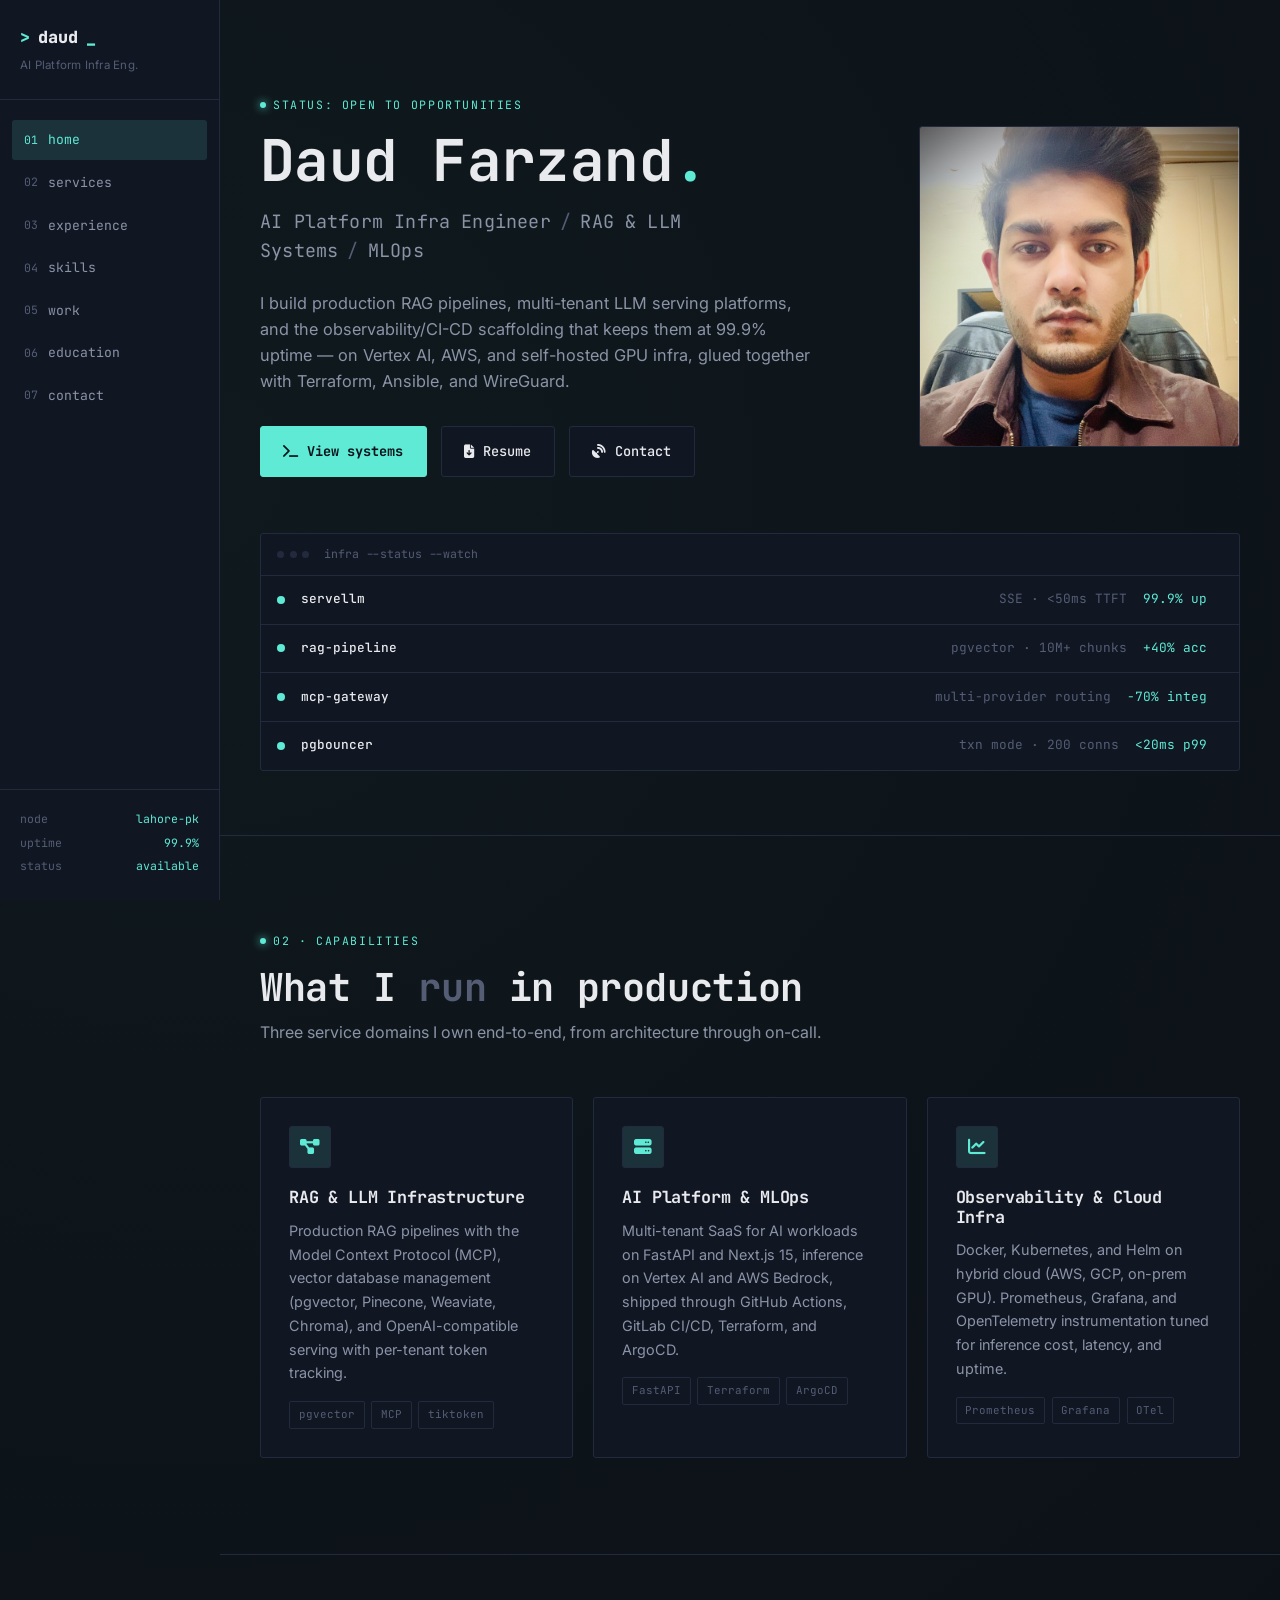
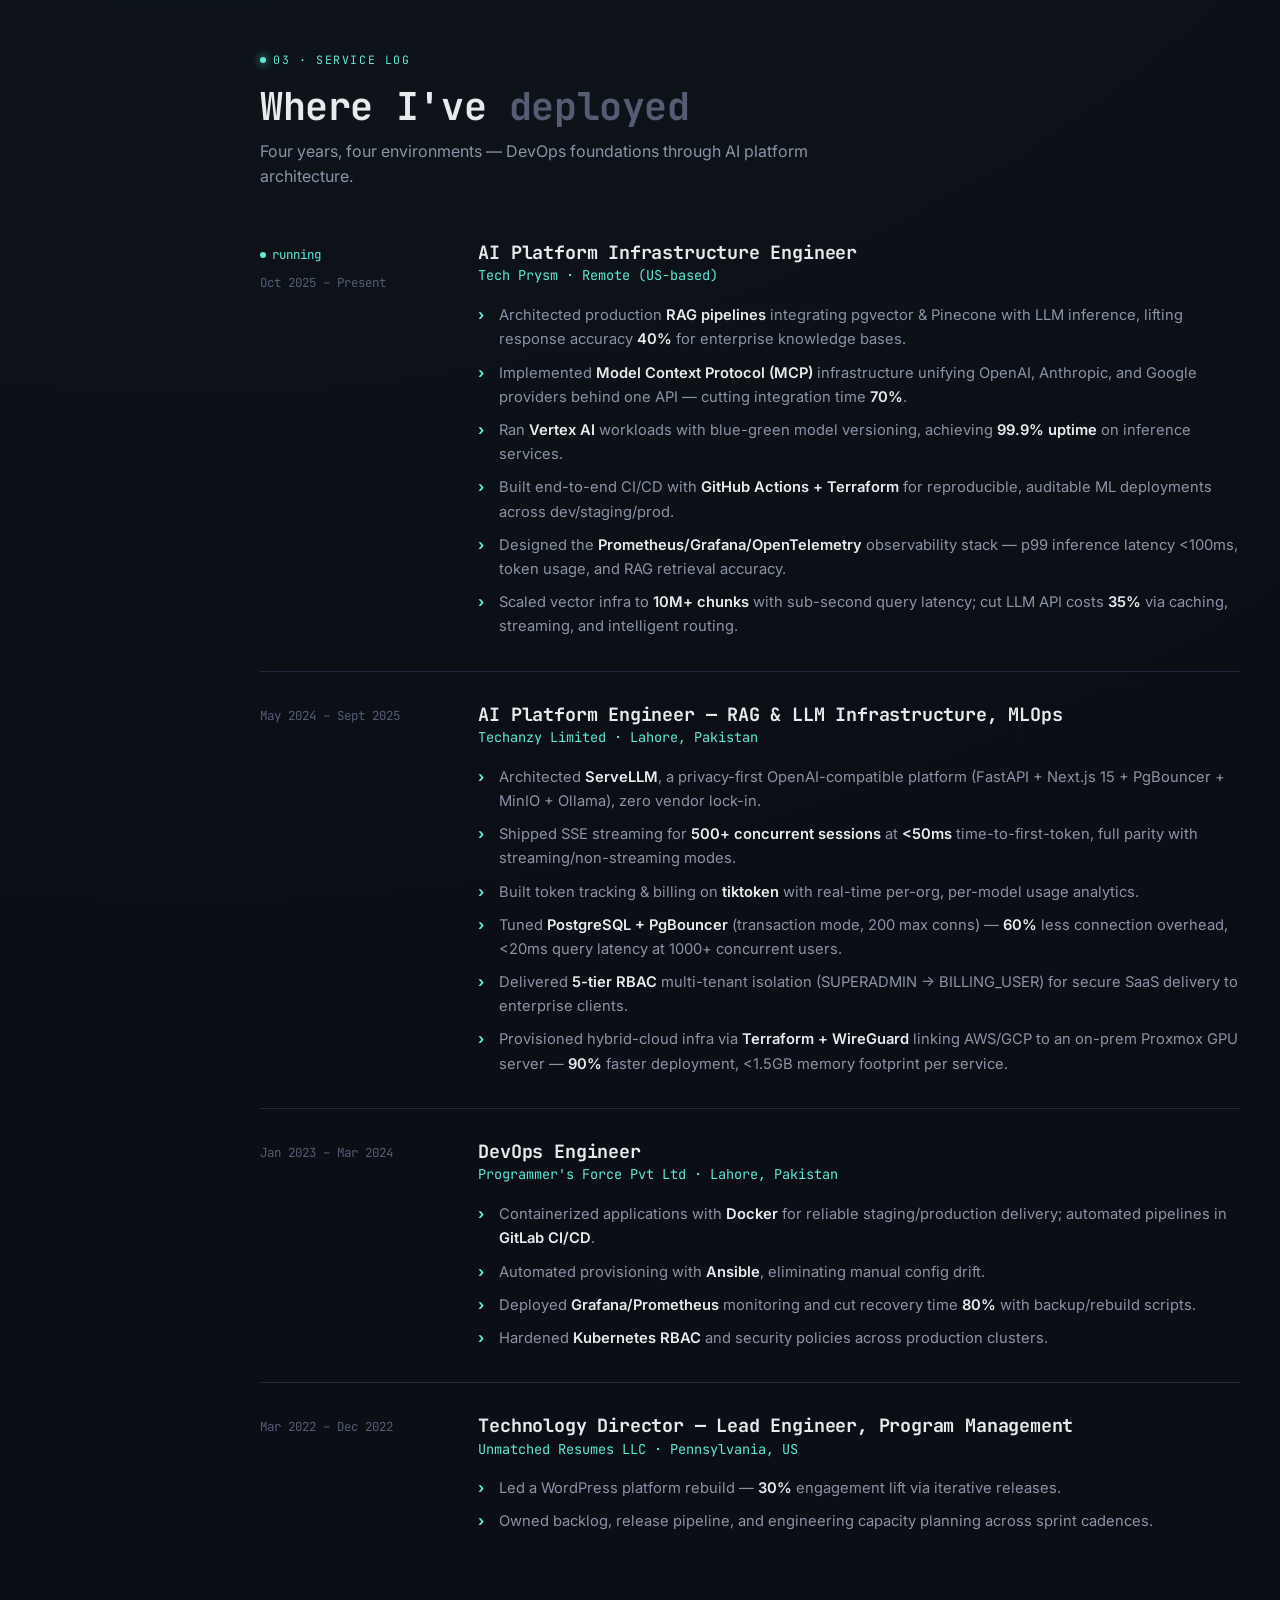
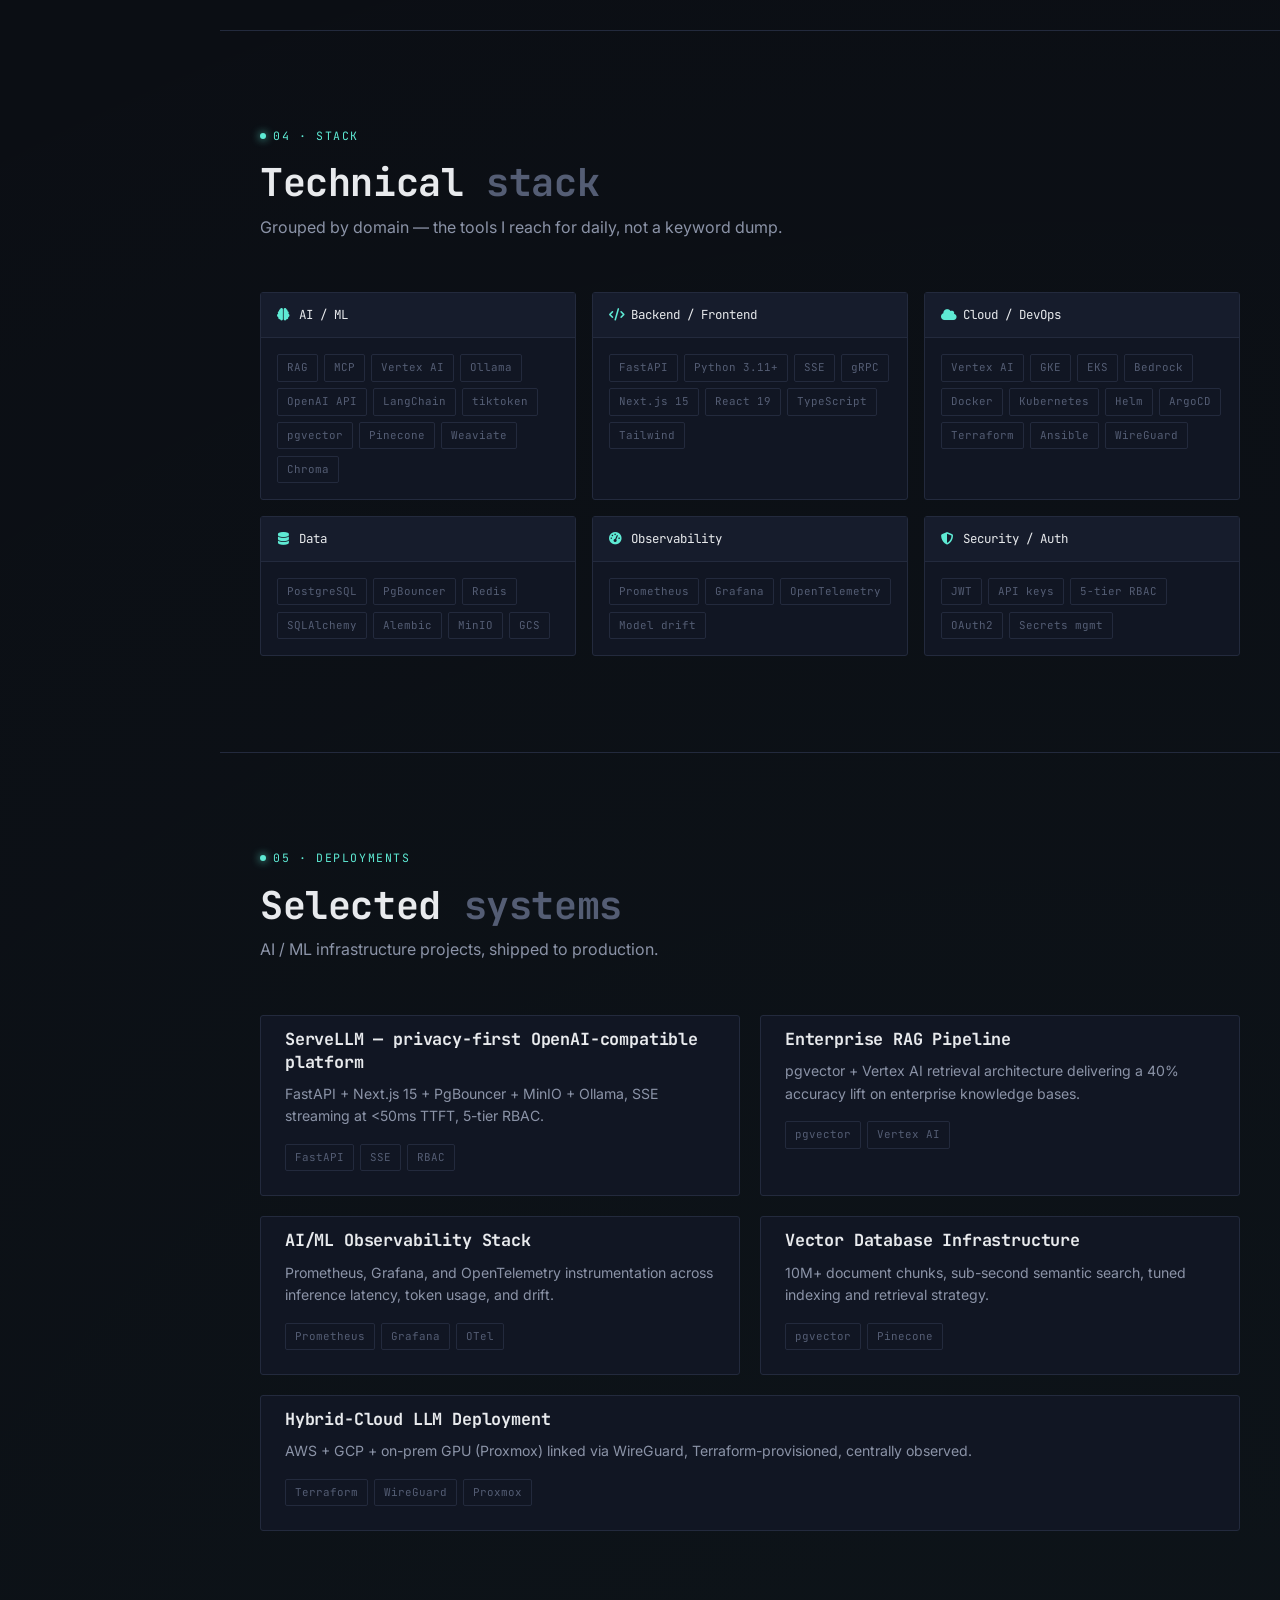
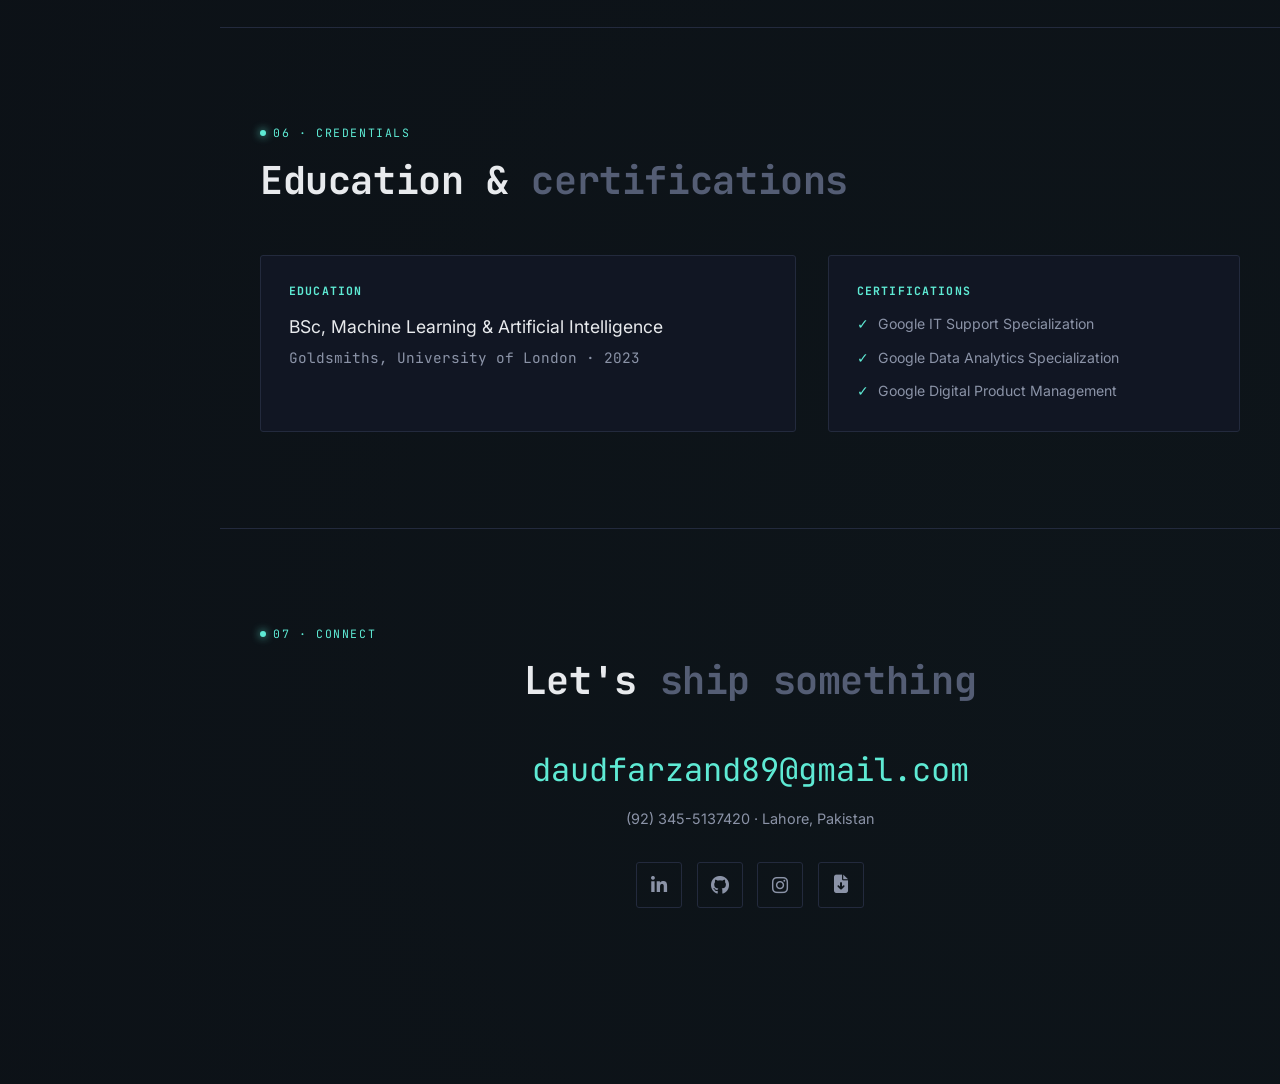
<file: index.html>
<!DOCTYPE html>
<html lang="en">
<head>
<meta charset="UTF-8" />
<meta name="viewport" content="width=device-width, initial-scale=1.0" />
<title>Daud Farzand — AI Platform Infrastructure Engineer</title>
<meta name="description" content="Daud Farzand — AI Platform Infrastructure Engineer specializing in RAG pipelines, MCP, LLM serving, and multi-tenant infrastructure." />

<link rel="preconnect" href="https://fonts.googleapis.com">
<link rel="preconnect" href="https://fonts.gstatic.com" crossorigin>
<link href="https://fonts.googleapis.com/css2?family=JetBrains+Mono:wght@400;500;700;800&family=Inter:wght@400;500;600;700&display=swap" rel="stylesheet">
<link rel="stylesheet" href="https://cdnjs.cloudflare.com/ajax/libs/font-awesome/6.5.1/css/all.min.css" integrity="sha512-DTOQO9RWCH3ppGqcWaEA1BIZOC6xxalwEsw9c2QQeAIftl+Vegovlnee1c9QX4TctnWMn13TZye+giMm8e2LwA==" crossorigin="anonymous" referrerpolicy="no-referrer" />

<style>
/* ============================================================
   TOKENS
   ============================================================ */
:root{
  --bg:#0B0E14;
  --panel:#111623;
  --panel-2:#161C2C;
  --border:#232A3D;
  --text:#E8EAED;
  --text-dim:#8B93A7;
  --text-faint:#545D74;
  --signal:#5EEAD4;
  --signal-dim:#5EEAD422;
  --warn:#F59E0B;
  --danger:#F87171;
  --font-mono:'JetBrains Mono',ui-monospace,'SF Mono',Menlo,monospace;
  --font-sans:'Inter',system-ui,-apple-system,sans-serif;
  --rail-w:220px;
  --radius:3px;
  --maxw:1180px;
}

*,*::before,*::after{box-sizing:border-box;margin:0;padding:0;}
html{scroll-behavior:smooth;}
@media (prefers-reduced-motion: reduce){
  html{scroll-behavior:auto;}
  *,*::before,*::after{animation-duration:.001ms !important;animation-iteration-count:1 !important;transition-duration:.001ms !important;}
}

body{
  background:var(--bg);
  color:var(--text);
  font-family:var(--font-sans);
  font-size:16px;
  line-height:1.6;
  -webkit-font-smoothing:antialiased;
  background-image:
    radial-gradient(circle at 15% 8%, #5EEAD40d 0%, transparent 40%),
    radial-gradient(circle at 85% 92%, #5EEAD408 0%, transparent 45%);
}

a{color:inherit;text-decoration:none;}
img{max-width:100%;display:block;}
ul{list-style:none;}

::selection{background:var(--signal);color:#0B0E14;}

:focus-visible{
  outline:2px solid var(--signal);
  outline-offset:3px;
  border-radius:2px;
}

::-webkit-scrollbar{width:10px;}
::-webkit-scrollbar-track{background:var(--bg);}
::-webkit-scrollbar-thumb{background:var(--border);border-radius:5px;}
::-webkit-scrollbar-thumb:hover{background:var(--text-faint);}

.mono{font-family:var(--font-mono);}
.eyebrow{
  font-family:var(--font-mono);
  font-size:.72rem;
  letter-spacing:.14em;
  text-transform:uppercase;
  color:var(--signal);
  display:flex;
  align-items:center;
  gap:.6em;
  margin-bottom:1rem;
}
.eyebrow::before{
  content:'';
  width:6px;height:6px;
  background:var(--signal);
  border-radius:50%;
  box-shadow:0 0 8px var(--signal);
  flex-shrink:0;
}

.container{max-width:var(--maxw);margin:0 auto;padding:0 clamp(1.25rem,4vw,2.5rem);}

h1,h2,h3{font-family:var(--font-mono);font-weight:700;line-height:1.15;letter-spacing:-.01em;}

.section-head{margin-bottom:clamp(2rem,5vw,3.25rem);}
.section-title{
  font-size:clamp(1.6rem,3.6vw,2.4rem);
  color:var(--text);
}
.section-title .dim{color:var(--text-faint);}
.section-sub{
  font-family:var(--font-sans);
  color:var(--text-dim);
  margin-top:.6rem;
  max-width:60ch;
  font-size:1rem;
}

section{padding:clamp(3.5rem,8vw,6rem) 0;border-bottom:1px solid var(--border);}
section:last-of-type{border-bottom:none;}

/* ============================================================
   LAYOUT SHELL — status rail (desktop) / top bar (mobile)
   ============================================================ */
.shell{display:flex;min-height:100vh;}

.rail{
  width:var(--rail-w);
  flex-shrink:0;
  position:fixed;
  top:0;left:0;bottom:0;
  border-right:1px solid var(--border);
  background:var(--panel);
  display:flex;
  flex-direction:column;
  z-index:100;
}
.rail__brand{
  padding:1.5rem 1.25rem;
  border-bottom:1px solid var(--border);
}
.rail__brand a{
  font-family:var(--font-mono);
  font-weight:800;
  font-size:1.05rem;
  display:flex;
  align-items:center;
  gap:.5rem;
}
.rail__brand .caret{color:var(--signal);}
.rail__brand small{
  display:block;
  font-family:var(--font-sans);
  font-weight:400;
  color:var(--text-faint);
  font-size:.72rem;
  margin-top:.35rem;
  letter-spacing:.02em;
}

.rail__nav{flex:1;padding:1.25rem .75rem;}
.rail__nav a{
  display:flex;
  align-items:center;
  gap:.65rem;
  padding:.6rem .75rem;
  border-radius:var(--radius);
  font-family:var(--font-mono);
  font-size:.82rem;
  color:var(--text-dim);
  transition:background .15s, color .15s;
  margin-bottom:.15rem;
}
.rail__nav a .idx{color:var(--text-faint);font-size:.72rem;}
.rail__nav a:hover, .rail__nav a.active{
  background:var(--signal-dim);
  color:var(--signal);
}
.rail__nav a.active .idx{color:var(--signal);}

.rail__foot{
  padding:1.25rem;
  border-top:1px solid var(--border);
  font-family:var(--font-mono);
  font-size:.72rem;
  color:var(--text-faint);
}
.rail__foot .uptime-row{display:flex;justify-content:space-between;margin-bottom:.3rem;}
.rail__foot .uptime-val{color:var(--signal);}

/* Mobile top bar */
.topbar{
  display:none;
  position:fixed;top:0;left:0;right:0;
  height:60px;
  background:rgba(11,14,20,.92);
  backdrop-filter:blur(10px);
  border-bottom:1px solid var(--border);
  z-index:200;
  align-items:center;
  justify-content:space-between;
  padding:0 1.1rem;
}
.topbar__brand{font-family:var(--font-mono);font-weight:800;font-size:1rem;display:flex;align-items:center;gap:.4rem;}
.topbar__brand .caret{color:var(--signal);}
.menu-btn{
  width:38px;height:38px;
  border:1px solid var(--border);
  background:var(--panel);
  border-radius:var(--radius);
  display:flex;align-items:center;justify-content:center;
  color:var(--text);
  font-size:1.1rem;
  cursor:pointer;
}

.mobile-nav{
  display:none;
  position:fixed;top:60px;left:0;right:0;bottom:0;
  background:var(--bg);
  z-index:199;
  padding:1.5rem;
  overflow-y:auto;
}
.mobile-nav.open{display:block;}
.mobile-nav a{
  display:flex;align-items:center;gap:.75rem;
  padding:1rem .5rem;
  border-bottom:1px solid var(--border);
  font-family:var(--font-mono);
  font-size:1rem;
  color:var(--text-dim);
}
.mobile-nav a .idx{color:var(--text-faint);font-size:.8rem;}
.mobile-nav a.active{color:var(--signal);}

.main{flex:1;margin-left:var(--rail-w);min-width:0;}

@media (max-width:900px){
  .rail{display:none;}
  .topbar{display:flex;}
  .main{margin-left:0;padding-top:60px;}
}

/* ============================================================
   HERO
   ============================================================ */
.hero{
  padding:clamp(3rem,9vw,6rem) 0 clamp(2.5rem,6vw,4rem);
  border-bottom:1px solid var(--border);
}
.hero__grid{
  display:grid;
  grid-template-columns:1.3fr .7fr;
  gap:clamp(2rem,5vw,4rem);
  align-items:center;
}
@media (max-width:800px){
  .hero__grid{grid-template-columns:1fr;}
  .hero__portrait{order:-1;max-width:180px;margin:0 auto 1rem;}
}

.hero__name{
  font-size:clamp(2.2rem,6vw,3.6rem);
  line-height:1.05;
  margin-bottom:1rem;
}
.hero__name .accent{color:var(--signal);}
.hero__role{
  font-family:var(--font-mono);
  color:var(--text-dim);
  font-size:clamp(.95rem,2vw,1.15rem);
  margin-bottom:1.5rem;
  letter-spacing:.01em;
}
.hero__role .sep{color:var(--text-faint);margin:0 .5em;}
.hero__desc{
  color:var(--text-dim);
  max-width:56ch;
  font-size:1.02rem;
  margin-bottom:2rem;
}

.hero__ctas{display:flex;gap:.9rem;flex-wrap:wrap;}
.btn{
  font-family:var(--font-mono);
  font-size:.85rem;
  font-weight:500;
  padding:.85rem 1.4rem;
  border-radius:var(--radius);
  border:1px solid var(--border);
  display:inline-flex;
  align-items:center;
  gap:.55rem;
  transition:border-color .15s, background .15s, transform .15s;
  cursor:pointer;
}
.btn--primary{
  background:var(--signal);
  color:#08121A;
  border-color:var(--signal);
  font-weight:700;
}
.btn--primary:hover{transform:translateY(-2px);box-shadow:0 6px 24px -6px #5EEAD466;}
.btn--ghost{color:var(--text);background:var(--panel);}
.btn--ghost:hover{border-color:var(--signal);color:var(--signal);}

.hero__portrait{
  aspect-ratio:1;
  border-radius:var(--radius);
  border:1px solid var(--border);
  background:var(--panel);
  overflow:hidden;
  position:relative;
}
.hero__portrait img{width:100%;height:100%;object-fit:cover;}
.hero__portrait .scanline{
  position:absolute;inset:0;
  background:linear-gradient(180deg, transparent 0%, #5EEAD411 50%, transparent 100%);
  pointer-events:none;
}
.hero__portrait-frame{
  position:absolute;top:.6rem;left:.6rem;right:.6rem;
  display:flex;justify-content:space-between;
  font-family:var(--font-mono);font-size:.65rem;
  color:var(--signal);
  opacity:.85;
}

/* --- Signature element: service status strip --- */
.statusbar{
  margin-top:clamp(2.5rem,5vw,3.5rem);
  border:1px solid var(--border);
  border-radius:var(--radius);
  background:var(--panel);
  overflow:hidden;
}
.statusbar__head{
  padding:.7rem 1rem;
  border-bottom:1px solid var(--border);
  font-family:var(--font-mono);
  font-size:.72rem;
  color:var(--text-faint);
  display:flex;
  align-items:center;
  gap:.5rem;
}
.statusbar__head .dots{display:flex;gap:.35rem;margin-right:.4rem;}
.statusbar__head .dots span{width:7px;height:7px;border-radius:50%;background:var(--border);}
.statusbar__list{display:flex;flex-direction:column;}
.statusbar__row{
  display:grid;
  grid-template-columns:auto 1fr auto auto;
  gap:1rem;
  align-items:center;
  padding:.85rem 1rem;
  border-bottom:1px solid var(--border);
  font-family:var(--font-mono);
  font-size:.8rem;
}
.statusbar__row:last-child{border-bottom:none;}
.statusbar__row .pulse{
  width:8px;height:8px;border-radius:50%;
  background:var(--signal);
  box-shadow:0 0 0 0 #5EEAD466;
  animation:pulse 2.2s infinite;
  flex-shrink:0;
}
@keyframes pulse{
  0%{box-shadow:0 0 0 0 #5EEAD466;}
  70%{box-shadow:0 0 0 7px #5EEAD400;}
  100%{box-shadow:0 0 0 0 #5EEAD400;}
}
.statusbar__row .svc-name{color:var(--text);font-weight:500;}
.statusbar__row .svc-meta{color:var(--text-faint);display:none;}
.statusbar__row .svc-metric{color:var(--signal);text-align:right;white-space:nowrap;}
@media (min-width:640px){
  .statusbar__row{grid-template-columns:auto 1fr auto auto auto;}
  .statusbar__row .svc-meta{display:block;}
}
@media (max-width:480px){
  .statusbar__row{grid-template-columns:auto 1fr auto;font-size:.72rem;}
  .statusbar__row .svc-metric:last-child{display:none;}
}

/* ============================================================
   SERVICES / WHAT I DO
   ============================================================ */
.services-grid{
  display:grid;
  grid-template-columns:repeat(3,1fr);
  gap:1.25rem;
}
@media (max-width:900px){.services-grid{grid-template-columns:repeat(2,1fr);}}
@media (max-width:640px){.services-grid{grid-template-columns:1fr;}}

.svc-card{
  background:var(--panel);
  border:1px solid var(--border);
  border-radius:var(--radius);
  padding:1.75rem;
  transition:border-color .2s, transform .2s;
  position:relative;
}
.svc-card:hover{border-color:#5EEAD455;transform:translateY(-3px);}
.svc-card__icon{
  width:42px;height:42px;
  border:1px solid var(--border);
  border-radius:var(--radius);
  display:flex;align-items:center;justify-content:center;
  color:var(--signal);
  font-size:1.1rem;
  margin-bottom:1.25rem;
  background:var(--signal-dim);
}
.svc-card h3{font-size:1.05rem;margin-bottom:.7rem;color:var(--text);}
.svc-card p{color:var(--text-dim);font-size:.9rem;line-height:1.65;}
.svc-card .tag-row{display:flex;flex-wrap:wrap;gap:.4rem;margin-top:1rem;}
.tag{
  font-family:var(--font-mono);
  font-size:.68rem;
  padding:.25rem .55rem;
  border:1px solid var(--border);
  border-radius:2px;
  color:var(--text-faint);
}

/* ============================================================
   EXPERIENCE (timeline as service log)
   ============================================================ */
.exp-list{display:flex;flex-direction:column;gap:0;}
.exp-item{
  display:grid;
  grid-template-columns:180px 1fr;
  gap:clamp(1rem,3vw,2.5rem);
  padding:2rem 0;
  border-bottom:1px solid var(--border);
}
.exp-item:first-child{padding-top:0;}
.exp-item:last-child{border-bottom:none;padding-bottom:0;}
@media (max-width:720px){
  .exp-item{grid-template-columns:1fr;gap:.75rem;}
}

.exp-item__period{
  font-family:var(--font-mono);
  font-size:.78rem;
  color:var(--text-faint);
  padding-top:.15rem;
}
.exp-item__period .status-pill{
  display:inline-flex;align-items:center;gap:.4rem;
  color:var(--signal);
  margin-bottom:.5rem;
}
.exp-item__period .status-pill .pulse{width:6px;height:6px;border-radius:50%;background:var(--signal);animation:pulse 2.2s infinite;}

.exp-item__role{font-size:1.15rem;color:var(--text);margin-bottom:.15rem;}
.exp-item__org{
  font-family:var(--font-mono);
  color:var(--signal);
  font-size:.85rem;
  margin-bottom:1rem;
}
.exp-item__bullets{display:flex;flex-direction:column;gap:.55rem;}
.exp-item__bullets li{
  color:var(--text-dim);
  font-size:.92rem;
  padding-left:1.3rem;
  position:relative;
  line-height:1.65;
}
.exp-item__bullets li::before{
  content:'›';
  position:absolute;left:0;top:0;
  color:var(--signal);
  font-weight:700;
}
.exp-item__bullets strong{color:var(--text);font-weight:600;}

/* ============================================================
   SKILLS — grouped mono panels
   ============================================================ */
.skills-grid{
  display:grid;
  grid-template-columns:repeat(3,1fr);
  gap:1rem;
}
@media (max-width:900px){.skills-grid{grid-template-columns:repeat(2,1fr);}}
@media (max-width:560px){.skills-grid{grid-template-columns:1fr;}}

.skill-panel{
  background:var(--panel);
  border:1px solid var(--border);
  border-radius:var(--radius);
}
.skill-panel__head{
  padding:.75rem 1rem;
  border-bottom:1px solid var(--border);
  display:flex;align-items:center;gap:.6rem;
  font-family:var(--font-mono);
  font-size:.78rem;
  color:var(--text);
  background:var(--panel-2);
}
.skill-panel__head i{color:var(--signal);width:1em;text-align:center;}
.skill-panel__body{padding:1rem;display:flex;flex-wrap:wrap;gap:.4rem;}

/* ============================================================
   WORK / PORTFOLIO
   ============================================================ */
.work-grid{
  display:grid;
  grid-template-columns:repeat(2,1fr);
  gap:1.25rem;
}
@media (max-width:720px){.work-grid{grid-template-columns:1fr;}}

.work-card{
  border:1px solid var(--border);
  border-radius:var(--radius);
  background:var(--panel);
  overflow:hidden;
  display:block;
  transition:border-color .2s, transform .2s;
  position:relative;
}
.work-card:hover{border-color:#5EEAD455;transform:translateY(-3px);}
.work-card__top{
  padding:1.5rem 1.5rem 0;
  display:flex;justify-content:space-between;align-items:flex-start;
}
.work-card__index{font-family:var(--font-mono);color:var(--text-faint);font-size:.75rem;}
.work-card__arrow{color:var(--signal);font-size:.9rem;transition:transform .2s;}
.work-card:hover .work-card__arrow{transform:translate(3px,-3px);}
.work-card__body{padding:.75rem 1.5rem 1.5rem;}
.work-card h3{font-size:1.05rem;color:var(--text);margin-bottom:.6rem;line-height:1.35;}
.work-card p{color:var(--text-dim);font-size:.88rem;margin-bottom:1rem;}
.work-card .tag-row{display:flex;flex-wrap:wrap;gap:.4rem;}

/* ============================================================
   EDUCATION
   ============================================================ */
.edu-grid{
  display:grid;
  grid-template-columns:1.3fr 1fr;
  gap:2rem;
}
@media (max-width:800px){.edu-grid{grid-template-columns:1fr;}}
.edu-card, .cert-card{
  background:var(--panel);
  border:1px solid var(--border);
  border-radius:var(--radius);
  padding:1.75rem;
}
.edu-card h3, .cert-card h3{
  font-family:var(--font-mono);
  font-size:.72rem;
  letter-spacing:.1em;
  text-transform:uppercase;
  color:var(--signal);
  margin-bottom:1rem;
}
.edu-card .deg{font-size:1.1rem;color:var(--text);margin-bottom:.3rem;}
.edu-card .sch{color:var(--text-dim);font-size:.9rem;font-family:var(--font-mono);}
.cert-card ul{display:flex;flex-direction:column;gap:.7rem;}
.cert-card li{
  color:var(--text-dim);
  font-size:.88rem;
  padding-left:1.3rem;
  position:relative;
}
.cert-card li::before{content:'✓';position:absolute;left:0;color:var(--signal);font-family:var(--font-mono);}

/* ============================================================
   CONTACT / FOOTER
   ============================================================ */
.contact{text-align:center;}
.contact .section-head{margin-bottom:2.5rem;}
.contact__email{
  font-family:var(--font-mono);
  font-size:clamp(1.3rem,4vw,2rem);
  color:var(--signal);
  display:inline-block;
  margin-bottom:.75rem;
  word-break:break-word;
}
.contact__email:hover{text-decoration:underline;}
.contact__meta{color:var(--text-dim);font-size:.9rem;margin-bottom:2rem;}
.social-row{display:flex;gap:.9rem;justify-content:center;flex-wrap:wrap;}
.social-row a{
  width:46px;height:46px;
  border:1px solid var(--border);
  border-radius:var(--radius);
  display:flex;align-items:center;justify-content:center;
  color:var(--text-dim);
  font-size:1.15rem;
  transition:all .15s;
}
.social-row a:hover{border-color:var(--signal);color:var(--signal);transform:translateY(-2px);}

.footer{
  text-align:center;
  padding:2rem 0 3rem;
  font-family:var(--font-mono);
  font-size:.72rem;
  color:var(--text-faint);
}
.footer .accent{color:var(--signal);}

/* back to top */
.totop{
  position:fixed;
  bottom:1.5rem;right:1.5rem;
  width:44px;height:44px;
  background:var(--panel);
  border:1px solid var(--border);
  border-radius:var(--radius);
  display:flex;align-items:center;justify-content:center;
  color:var(--text-dim);
  opacity:0;
  pointer-events:none;
  transition:opacity .2s, border-color .15s, color .15s;
  z-index:150;
}
.totop.show{opacity:1;pointer-events:auto;}
.totop:hover{border-color:var(--signal);color:var(--signal);}
</style>
</head>
<body>

<!-- Mobile top bar -->
<header class="topbar">
  <a href="#home" class="topbar__brand"><span class="caret">&gt;</span>daud<span class="caret">_</span></a>
  <button class="menu-btn" id="menuBtn" aria-label="Toggle navigation" aria-expanded="false">
    <i class="fas fa-bars" id="menuIcon"></i>
  </button>
</header>

<nav class="mobile-nav" id="mobileNav">
  <a href="#home" class="nav-link"><span class="idx">01</span> home</a>
  <a href="#services" class="nav-link"><span class="idx">02</span> services</a>
  <a href="#experience" class="nav-link"><span class="idx">03</span> experience</a>
  <a href="#skills" class="nav-link"><span class="idx">04</span> skills</a>
  <a href="#work" class="nav-link"><span class="idx">05</span> work</a>
  <a href="#education" class="nav-link"><span class="idx">06</span> education</a>
  <a href="#contact" class="nav-link"><span class="idx">07</span> contact</a>
</nav>

<div class="shell">
  <!-- Desktop status rail -->
  <aside class="rail">
    <div class="rail__brand">
      <a href="#home"><span class="caret">&gt;</span>daud<span class="caret">_</span></a>
      <small>AI Platform Infra Eng.</small>
    </div>
    <nav class="rail__nav">
      <a href="#home" class="nav-link"><span class="idx">01</span> home</a>
      <a href="#services" class="nav-link"><span class="idx">02</span> services</a>
      <a href="#experience" class="nav-link"><span class="idx">03</span> experience</a>
      <a href="#skills" class="nav-link"><span class="idx">04</span> skills</a>
      <a href="#work" class="nav-link"><span class="idx">05</span> work</a>
      <a href="#education" class="nav-link"><span class="idx">06</span> education</a>
      <a href="#contact" class="nav-link"><span class="idx">07</span> contact</a>
    </nav>
    <div class="rail__foot">
      <div class="uptime-row"><span>node</span><span class="uptime-val">lahore-pk</span></div>
      <div class="uptime-row"><span>uptime</span><span class="uptime-val">99.9%</span></div>
      <div class="uptime-row"><span>status</span><span class="uptime-val">available</span></div>
    </div>
  </aside>

  <main class="main">

    <!-- HOME / HERO -->
    <section class="hero" id="home">
      <div class="container">
        <div class="hero__grid">
          <div>
            <div class="eyebrow">status: open to opportunities</div>
            <h1 class="hero__name">Daud Farzand<span class="accent">.</span></h1>
            <p class="hero__role">AI Platform Infra Engineer<span class="sep">/</span>RAG &amp; LLM Systems<span class="sep">/</span>MLOps</p>
            <p class="hero__desc">I build production RAG pipelines, multi-tenant LLM serving platforms, and the observability/CI-CD scaffolding that keeps them at 99.9% uptime — on Vertex AI, AWS, and self-hosted GPU infra, glued together with Terraform, Ansible, and WireGuard.</p>
            <div class="hero__ctas">
              <a href="#work" class="btn btn--primary"><i class="fas fa-terminal"></i> View systems</a>
              <a href="./files/Daud_Farzand_Resume_2026_v2.pdf" target="_blank" class="btn btn--ghost"><i class="fas fa-file-arrow-down"></i> Resume</a>
              <a href="#contact" class="btn btn--ghost"><i class="fas fa-satellite-dish"></i> Contact</a>
            </div>
          </div>
          <div class="hero__portrait">
            <!-- <div class="hero__portrait-frame"><span>IMG_01</span><span>1:1</span></div> -->
            <img src="img/pp.jfif" alt="Portrait of Daud Farzand" onerror="this.parentElement.style.display='none'">
            <div class="scanline"></div>
          </div>
        </div>

        <!-- Signature: service status strip -->
        <div class="statusbar">
          <div class="statusbar__head">
            <span class="dots"><span></span><span></span><span></span></span>
            infra --status --watch
          </div>
          <div class="statusbar__list">
            <div class="statusbar__row">
              <span class="pulse"></span>
              <span class="svc-name">servellm</span>
              <span class="svc-meta">SSE · &lt;50ms TTFT</span>
              <span class="svc-metric">99.9% up</span>
            </div>
            <div class="statusbar__row">
              <span class="pulse"></span>
              <span class="svc-name">rag-pipeline</span>
              <span class="svc-meta">pgvector · 10M+ chunks</span>
              <span class="svc-metric">+40% acc</span>
            </div>
            <div class="statusbar__row">
              <span class="pulse"></span>
              <span class="svc-name">mcp-gateway</span>
              <span class="svc-meta">multi-provider routing</span>
              <span class="svc-metric">-70% integ</span>
            </div>
            <div class="statusbar__row">
              <span class="pulse"></span>
              <span class="svc-name">pgbouncer</span>
              <span class="svc-meta">txn mode · 200 conns</span>
              <span class="svc-metric">&lt;20ms p99</span>
            </div>
          </div>
        </div>
      </div>
    </section>

    <!-- SERVICES -->
    <section id="services">
      <div class="container">
        <div class="section-head">
          <div class="eyebrow">02 · capabilities</div>
          <h2 class="section-title">What I <span class="dim">run</span> in production</h2>
          <p class="section-sub">Three service domains I own end-to-end, from architecture through on-call.</p>
        </div>
        <div class="services-grid">
          <div class="svc-card">
            <div class="svc-card__icon"><i class="fas fa-diagram-project"></i></div>
            <h3>RAG &amp; LLM Infrastructure</h3>
            <p>Production RAG pipelines with the Model Context Protocol (MCP), vector database management (pgvector, Pinecone, Weaviate, Chroma), and OpenAI-compatible serving with per-tenant token tracking.</p>
            <div class="tag-row">
              <span class="tag">pgvector</span><span class="tag">MCP</span><span class="tag">tiktoken</span>
            </div>
          </div>
          <div class="svc-card">
            <div class="svc-card__icon"><i class="fas fa-server"></i></div>
            <h3>AI Platform &amp; MLOps</h3>
            <p>Multi-tenant SaaS for AI workloads on FastAPI and Next.js 15, inference on Vertex AI and AWS Bedrock, shipped through GitHub Actions, GitLab CI/CD, Terraform, and ArgoCD.</p>
            <div class="tag-row">
              <span class="tag">FastAPI</span><span class="tag">Terraform</span><span class="tag">ArgoCD</span>
            </div>
          </div>
          <div class="svc-card">
            <div class="svc-card__icon"><i class="fas fa-chart-line"></i></div>
            <h3>Observability &amp; Cloud Infra</h3>
            <p>Docker, Kubernetes, and Helm on hybrid cloud (AWS, GCP, on-prem GPU). Prometheus, Grafana, and OpenTelemetry instrumentation tuned for inference cost, latency, and uptime.</p>
            <div class="tag-row">
              <span class="tag">Prometheus</span><span class="tag">Grafana</span><span class="tag">OTel</span>
            </div>
          </div>
        </div>
      </div>
    </section>

    <!-- EXPERIENCE -->
    <section id="experience">
      <div class="container">
        <div class="section-head">
          <div class="eyebrow">03 · service log</div>
          <h2 class="section-title">Where I've <span class="dim">deployed</span></h2>
          <p class="section-sub">Four years, four environments — DevOps foundations through AI platform architecture.</p>
        </div>

        <div class="exp-list">
          <div class="exp-item">
            <div class="exp-item__period">
              <span class="status-pill"><span class="pulse"></span>running</span><br>
              Oct 2025 – Present
            </div>
            <div>
              <h3 class="exp-item__role">AI Platform Infrastructure Engineer</h3>
              <div class="exp-item__org">Tech Prysm · Remote (US-based)</div>
              <ul class="exp-item__bullets">
                <li>Architected production <strong>RAG pipelines</strong> integrating pgvector &amp; Pinecone with LLM inference, lifting response accuracy <strong>40%</strong> for enterprise knowledge bases.</li>
                <li>Implemented <strong>Model Context Protocol (MCP)</strong> infrastructure unifying OpenAI, Anthropic, and Google providers behind one API — cutting integration time <strong>70%</strong>.</li>
                <li>Ran <strong>Vertex AI</strong> workloads with blue-green model versioning, achieving <strong>99.9% uptime</strong> on inference services.</li>
                <li>Built end-to-end CI/CD with <strong>GitHub Actions + Terraform</strong> for reproducible, auditable ML deployments across dev/staging/prod.</li>
                <li>Designed the <strong>Prometheus/Grafana/OpenTelemetry</strong> observability stack — p99 inference latency &lt;100ms, token usage, and RAG retrieval accuracy.</li>
                <li>Scaled vector infra to <strong>10M+ chunks</strong> with sub-second query latency; cut LLM API costs <strong>35%</strong> via caching, streaming, and intelligent routing.</li>
              </ul>
            </div>
          </div>

          <div class="exp-item">
            <div class="exp-item__period">May 2024 – Sept 2025</div>
            <div>
              <h3 class="exp-item__role">AI Platform Engineer — RAG &amp; LLM Infrastructure, MLOps</h3>
              <div class="exp-item__org">Techanzy Limited · Lahore, Pakistan</div>
              <ul class="exp-item__bullets">
                <li>Architected <strong>ServeLLM</strong>, a privacy-first OpenAI-compatible platform (FastAPI + Next.js 15 + PgBouncer + MinIO + Ollama), zero vendor lock-in.</li>
                <li>Shipped SSE streaming for <strong>500+ concurrent sessions</strong> at <strong>&lt;50ms</strong> time-to-first-token, full parity with streaming/non-streaming modes.</li>
                <li>Built token tracking &amp; billing on <strong>tiktoken</strong> with real-time per-org, per-model usage analytics.</li>
                <li>Tuned <strong>PostgreSQL + PgBouncer</strong> (transaction mode, 200 max conns) — <strong>60%</strong> less connection overhead, &lt;20ms query latency at 1000+ concurrent users.</li>
                <li>Delivered <strong>5-tier RBAC</strong> multi-tenant isolation (SUPERADMIN → BILLING_USER) for secure SaaS delivery to enterprise clients.</li>
                <li>Provisioned hybrid-cloud infra via <strong>Terraform + WireGuard</strong> linking AWS/GCP to an on-prem Proxmox GPU server — <strong>90%</strong> faster deployment, &lt;1.5GB memory footprint per service.</li>
              </ul>
            </div>
          </div>

          <div class="exp-item">
            <div class="exp-item__period">Jan 2023 – Mar 2024</div>
            <div>
              <h3 class="exp-item__role">DevOps Engineer</h3>
              <div class="exp-item__org">Programmer's Force Pvt Ltd · Lahore, Pakistan</div>
              <ul class="exp-item__bullets">
                <li>Containerized applications with <strong>Docker</strong> for reliable staging/production delivery; automated pipelines in <strong>GitLab CI/CD</strong>.</li>
                <li>Automated provisioning with <strong>Ansible</strong>, eliminating manual config drift.</li>
                <li>Deployed <strong>Grafana/Prometheus</strong> monitoring and cut recovery time <strong>80%</strong> with backup/rebuild scripts.</li>
                <li>Hardened <strong>Kubernetes RBAC</strong> and security policies across production clusters.</li>
              </ul>
            </div>
          </div>

          <div class="exp-item">
            <div class="exp-item__period">Mar 2022 – Dec 2022</div>
            <div>
              <h3 class="exp-item__role">Technology Director — Lead Engineer, Program Management</h3>
              <div class="exp-item__org">Unmatched Resumes LLC · Pennsylvania, US</div>
              <ul class="exp-item__bullets">
                <li>Led a WordPress platform rebuild — <strong>30%</strong> engagement lift via iterative releases.</li>
                <li>Owned backlog, release pipeline, and engineering capacity planning across sprint cadences.</li>
              </ul>
            </div>
          </div>
        </div>
      </div>
    </section>

    <!-- SKILLS -->
    <section id="skills">
      <div class="container">
        <div class="section-head">
          <div class="eyebrow">04 · stack</div>
          <h2 class="section-title">Technical <span class="dim">stack</span></h2>
          <p class="section-sub">Grouped by domain — the tools I reach for daily, not a keyword dump.</p>
        </div>
        <div class="skills-grid">
          <div class="skill-panel">
            <div class="skill-panel__head"><i class="fas fa-brain"></i> AI / ML</div>
            <div class="skill-panel__body">
              <span class="tag">RAG</span><span class="tag">MCP</span><span class="tag">Vertex AI</span><span class="tag">Ollama</span><span class="tag">OpenAI API</span><span class="tag">LangChain</span><span class="tag">tiktoken</span><span class="tag">pgvector</span><span class="tag">Pinecone</span><span class="tag">Weaviate</span><span class="tag">Chroma</span>
            </div>
          </div>
          <div class="skill-panel">
            <div class="skill-panel__head"><i class="fas fa-code"></i> Backend / Frontend</div>
            <div class="skill-panel__body">
              <span class="tag">FastAPI</span><span class="tag">Python 3.11+</span><span class="tag">SSE</span><span class="tag">gRPC</span><span class="tag">Next.js 15</span><span class="tag">React 19</span><span class="tag">TypeScript</span><span class="tag">Tailwind</span>
            </div>
          </div>
          <div class="skill-panel">
            <div class="skill-panel__head"><i class="fas fa-cloud"></i> Cloud / DevOps</div>
            <div class="skill-panel__body">
              <span class="tag">Vertex AI</span><span class="tag">GKE</span><span class="tag">EKS</span><span class="tag">Bedrock</span><span class="tag">Docker</span><span class="tag">Kubernetes</span><span class="tag">Helm</span><span class="tag">ArgoCD</span><span class="tag">Terraform</span><span class="tag">Ansible</span><span class="tag">WireGuard</span>
            </div>
          </div>
          <div class="skill-panel">
            <div class="skill-panel__head"><i class="fas fa-database"></i> Data</div>
            <div class="skill-panel__body">
              <span class="tag">PostgreSQL</span><span class="tag">PgBouncer</span><span class="tag">Redis</span><span class="tag">SQLAlchemy</span><span class="tag">Alembic</span><span class="tag">MinIO</span><span class="tag">GCS</span>
            </div>
          </div>
          <div class="skill-panel">
            <div class="skill-panel__head"><i class="fas fa-gauge-high"></i> Observability</div>
            <div class="skill-panel__body">
              <span class="tag">Prometheus</span><span class="tag">Grafana</span><span class="tag">OpenTelemetry</span><span class="tag">Model drift</span>
            </div>
          </div>
          <div class="skill-panel">
            <div class="skill-panel__head"><i class="fas fa-shield-halved"></i> Security / Auth</div>
            <div class="skill-panel__body">
              <span class="tag">JWT</span><span class="tag">API keys</span><span class="tag">5-tier RBAC</span><span class="tag">OAuth2</span><span class="tag">Secrets mgmt</span>
            </div>
          </div>
        </div>
      </div>
    </section>

    <!-- WORK -->
    <section id="work">
      <div class="container">
        <div class="section-head">
          <div class="eyebrow">05 · deployments</div>
          <h2 class="section-title">Selected <span class="dim">systems</span></h2>
          <p class="section-sub">AI / ML infrastructure projects, shipped to production.</p>
        </div>
        <div class="work-grid">
          <div class="work-card">
            <!-- <div class="work-card__top"><span class="work-card__index">SYS/01</span><i class="fas fa-arrow-up-right-from-square work-card__arrow"></i></div> -->
            <div class="work-card__body">
              <h3>ServeLLM — privacy-first OpenAI-compatible platform</h3>
              <p>FastAPI + Next.js 15 + PgBouncer + MinIO + Ollama, SSE streaming at &lt;50ms TTFT, 5-tier RBAC.</p>
              <div class="tag-row"><span class="tag">FastAPI</span><span class="tag">SSE</span><span class="tag">RBAC</span></div>
            </div>
          </div>
          <div class="work-card">
            <!-- <div class="work-card__top"><span class="work-card__index">SYS/02</span><i class="fas fa-arrow-up-right-from-square work-card__arrow"></i></div> -->
            <div class="work-card__body">
              <h3>Enterprise RAG Pipeline</h3>
              <p>pgvector + Vertex AI retrieval architecture delivering a 40% accuracy lift on enterprise knowledge bases.</p>
              <div class="tag-row"><span class="tag">pgvector</span><span class="tag">Vertex AI</span></div>
            </div>
          </div>
          <div class="work-card">
            <!-- <div class="work-card__top"><span class="work-card__index">SYS/03</span><i class="fas fa-arrow-up-right-from-square work-card__arrow"></i></div> -->
            <div class="work-card__body">
              <h3>AI/ML Observability Stack</h3>
              <p>Prometheus, Grafana, and OpenTelemetry instrumentation across inference latency, token usage, and drift.</p>
              <div class="tag-row"><span class="tag">Prometheus</span><span class="tag">Grafana</span><span class="tag">OTel</span></div>
            </div>
          </div>
          <div class="work-card">
            <!-- <div class="work-card__top"><span class="work-card__index">SYS/04</span><i class="fas fa-arrow-up-right-from-square work-card__arrow"></i></div> -->
            <div class="work-card__body">
              <h3>Vector Database Infrastructure</h3>
              <p>10M+ document chunks, sub-second semantic search, tuned indexing and retrieval strategy.</p>
              <div class="tag-row"><span class="tag">pgvector</span><span class="tag">Pinecone</span></div>
            </div>
          </div>
          <div class="work-card" style="grid-column:1/-1;">
            <!-- <div class="work-card__top"><span class="work-card__index">SYS/05</span><i class="fas fa-arrow-up-right-from-square work-card__arrow"></i></div> -->
            <div class="work-card__body">
              <h3>Hybrid-Cloud LLM Deployment</h3>
              <p>AWS + GCP + on-prem GPU (Proxmox) linked via WireGuard, Terraform-provisioned, centrally observed.</p>
              <div class="tag-row"><span class="tag">Terraform</span><span class="tag">WireGuard</span><span class="tag">Proxmox</span></div>
            </div>
          </div>
        </div>
      </div>
    </section>

    <!-- EDUCATION -->
    <section id="education">
      <div class="container">
        <div class="section-head">
          <div class="eyebrow">06 · credentials</div>
          <h2 class="section-title">Education &amp; <span class="dim">certifications</span></h2>
        </div>
        <div class="edu-grid">
          <div class="edu-card">
            <h3>Education</h3>
            <p class="deg">BSc, Machine Learning &amp; Artificial Intelligence</p>
            <p class="sch">Goldsmiths, University of London · 2023</p>
          </div>
          <div class="cert-card">
            <h3>Certifications</h3>
            <ul>
              <li>Google IT Support Specialization</li>
              <li>Google Data Analytics Specialization</li>
              <li>Google Digital Product Management</li>
            </ul>
          </div>
        </div>
      </div>
    </section>

    <!-- CONTACT / FOOTER -->
    <section id="contact" class="contact">
      <div class="container">
        <div class="section-head">
          <div class="eyebrow">07 · connect</div>
          <h2 class="section-title">Let's <span class="dim">ship something</span></h2>
        </div>
        <a href="mailto:daudfarzand89@gmail.com" class="contact__email">daudfarzand89@gmail.com</a>
        <p class="contact__meta">(92) 345-5137420 · Lahore, Pakistan</p>
        <div class="social-row">
          <a href="https://www.linkedin.com/in/daud-farzand-982743192/" aria-label="LinkedIn" target="_blank" rel="noopener"><i class="fab fa-linkedin-in"></i></a>
          <a href="https://github.com/dfk007" aria-label="GitHub" target="_blank" rel="noopener"><i class="fab fa-github"></i></a>
          <a href="https://www.instagram.com/twenty_second_savage/" aria-label="Instagram" target="_blank" rel="noopener"><i class="fab fa-instagram"></i></a>
          <a href="./files/Daud_Farzand_Resume_2026_v2.pdf" aria-label="Resume" target="_blank"><i class="fas fa-file-arrow-down"></i></a>
        </div>
      </div>
    </section>

    <footer class="footer">
      <div class="container">
        <!-- <span class="accent">&gt;</span> build 2026.08 <span class="accent">·</span> made with vanilla HTML/CSS <span class="accent">·</span> no framework overhead -->
      </div>
    </footer>

  </main>
</div>

<button class="totop" id="totop" aria-label="Back to top"><i class="fas fa-arrow-up"></i></button>

<script>
// Mobile nav toggle
const menuBtn = document.getElementById('menuBtn');
const menuIcon = document.getElementById('menuIcon');
const mobileNav = document.getElementById('mobileNav');

menuBtn.addEventListener('click', () => {
  const isOpen = mobileNav.classList.toggle('open');
  menuBtn.setAttribute('aria-expanded', isOpen);
  menuIcon.className = isOpen ? 'fas fa-xmark' : 'fas fa-bars';
});

document.querySelectorAll('.mobile-nav a').forEach(a => {
  a.addEventListener('click', () => {
    mobileNav.classList.remove('open');
    menuBtn.setAttribute('aria-expanded', false);
    menuIcon.className = 'fas fa-bars';
  });
});

// Active section highlighting (rail + mobile nav)
const sections = document.querySelectorAll('section[id]');
const navLinks = document.querySelectorAll('.nav-link');

const setActive = () => {
  let current = sections[0]?.id;
  const scrollPos = window.scrollY + 140;
  sections.forEach(sec => {
    if (scrollPos >= sec.offsetTop) current = sec.id;
  });
  navLinks.forEach(link => {
    link.classList.toggle('active', link.getAttribute('href') === '#' + current);
  });
};
window.addEventListener('scroll', setActive, { passive: true });
setActive();

// Back to top
const totop = document.getElementById('totop');
window.addEventListener('scroll', () => {
  totop.classList.toggle('show', window.scrollY > 600);
}, { passive: true });
totop.addEventListener('click', () => window.scrollTo({ top: 0, behavior: 'smooth' }));
</script>

</body>
</html>
</file>
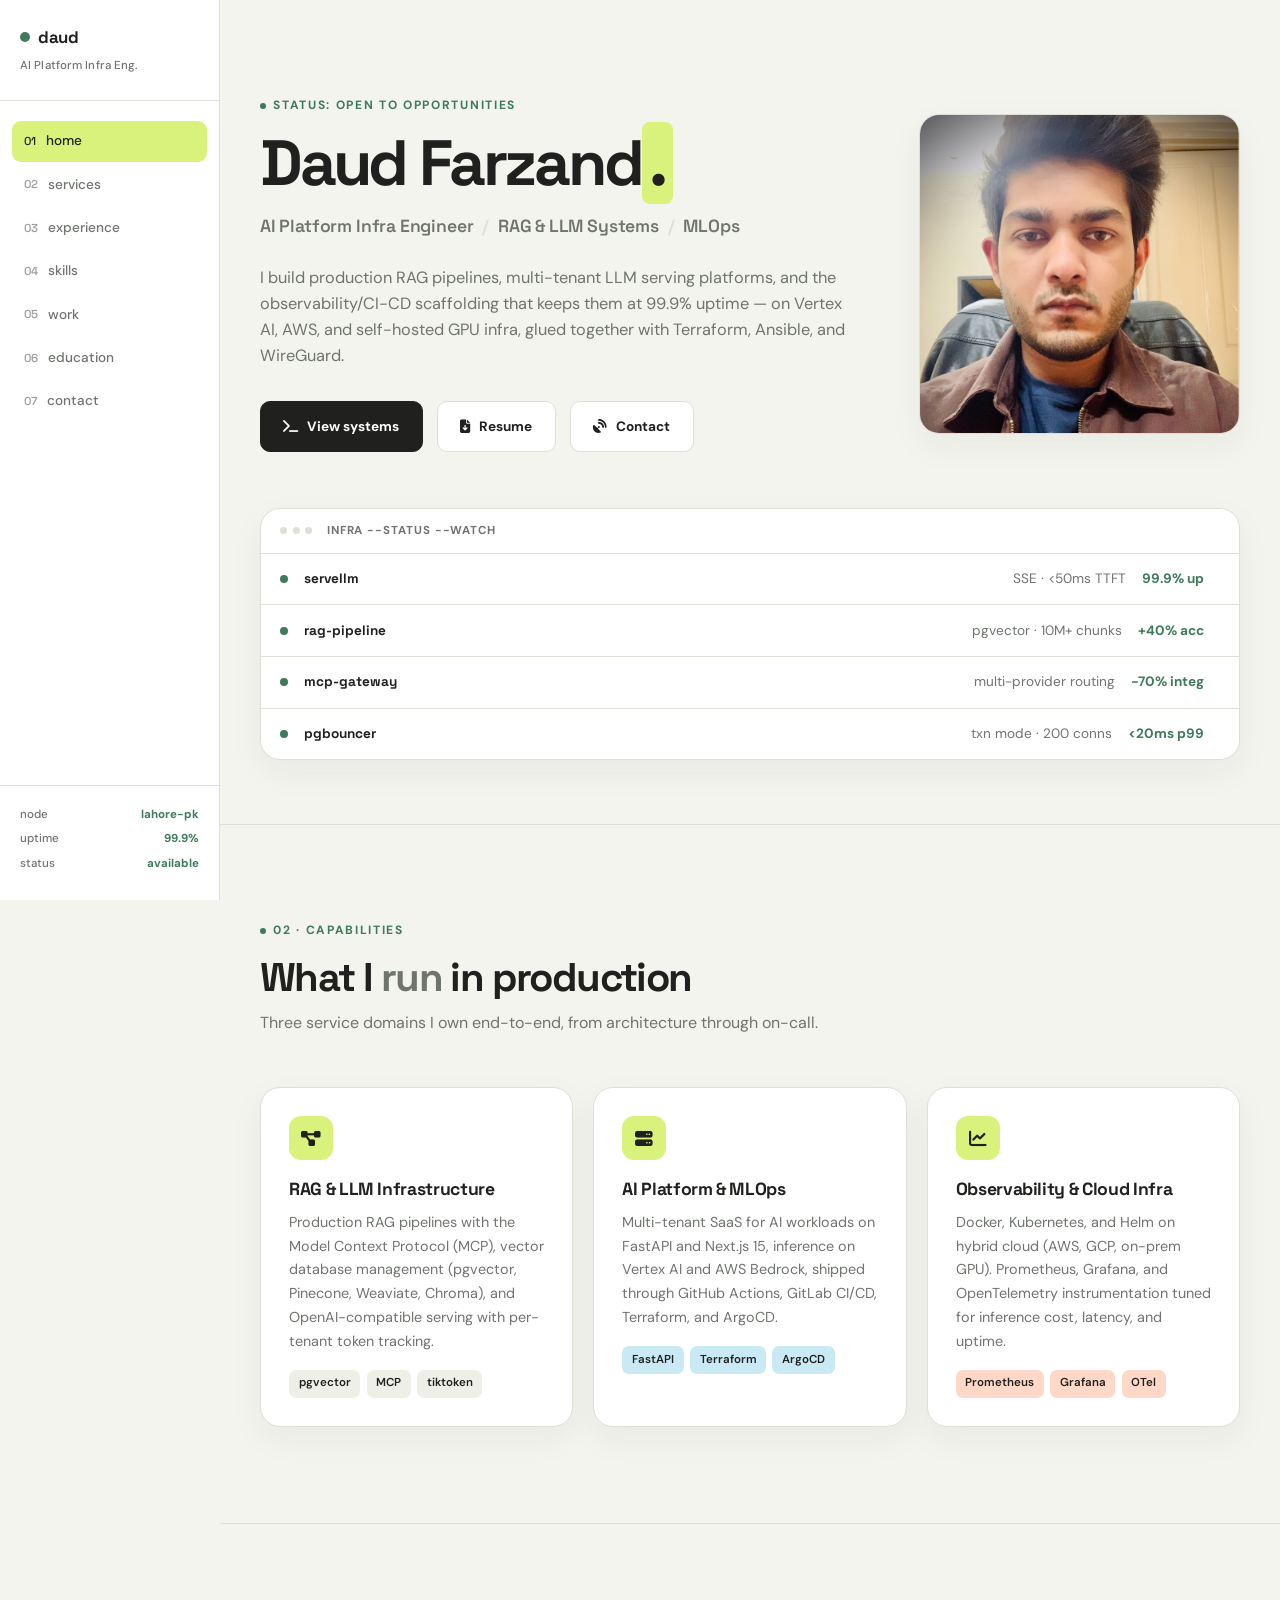
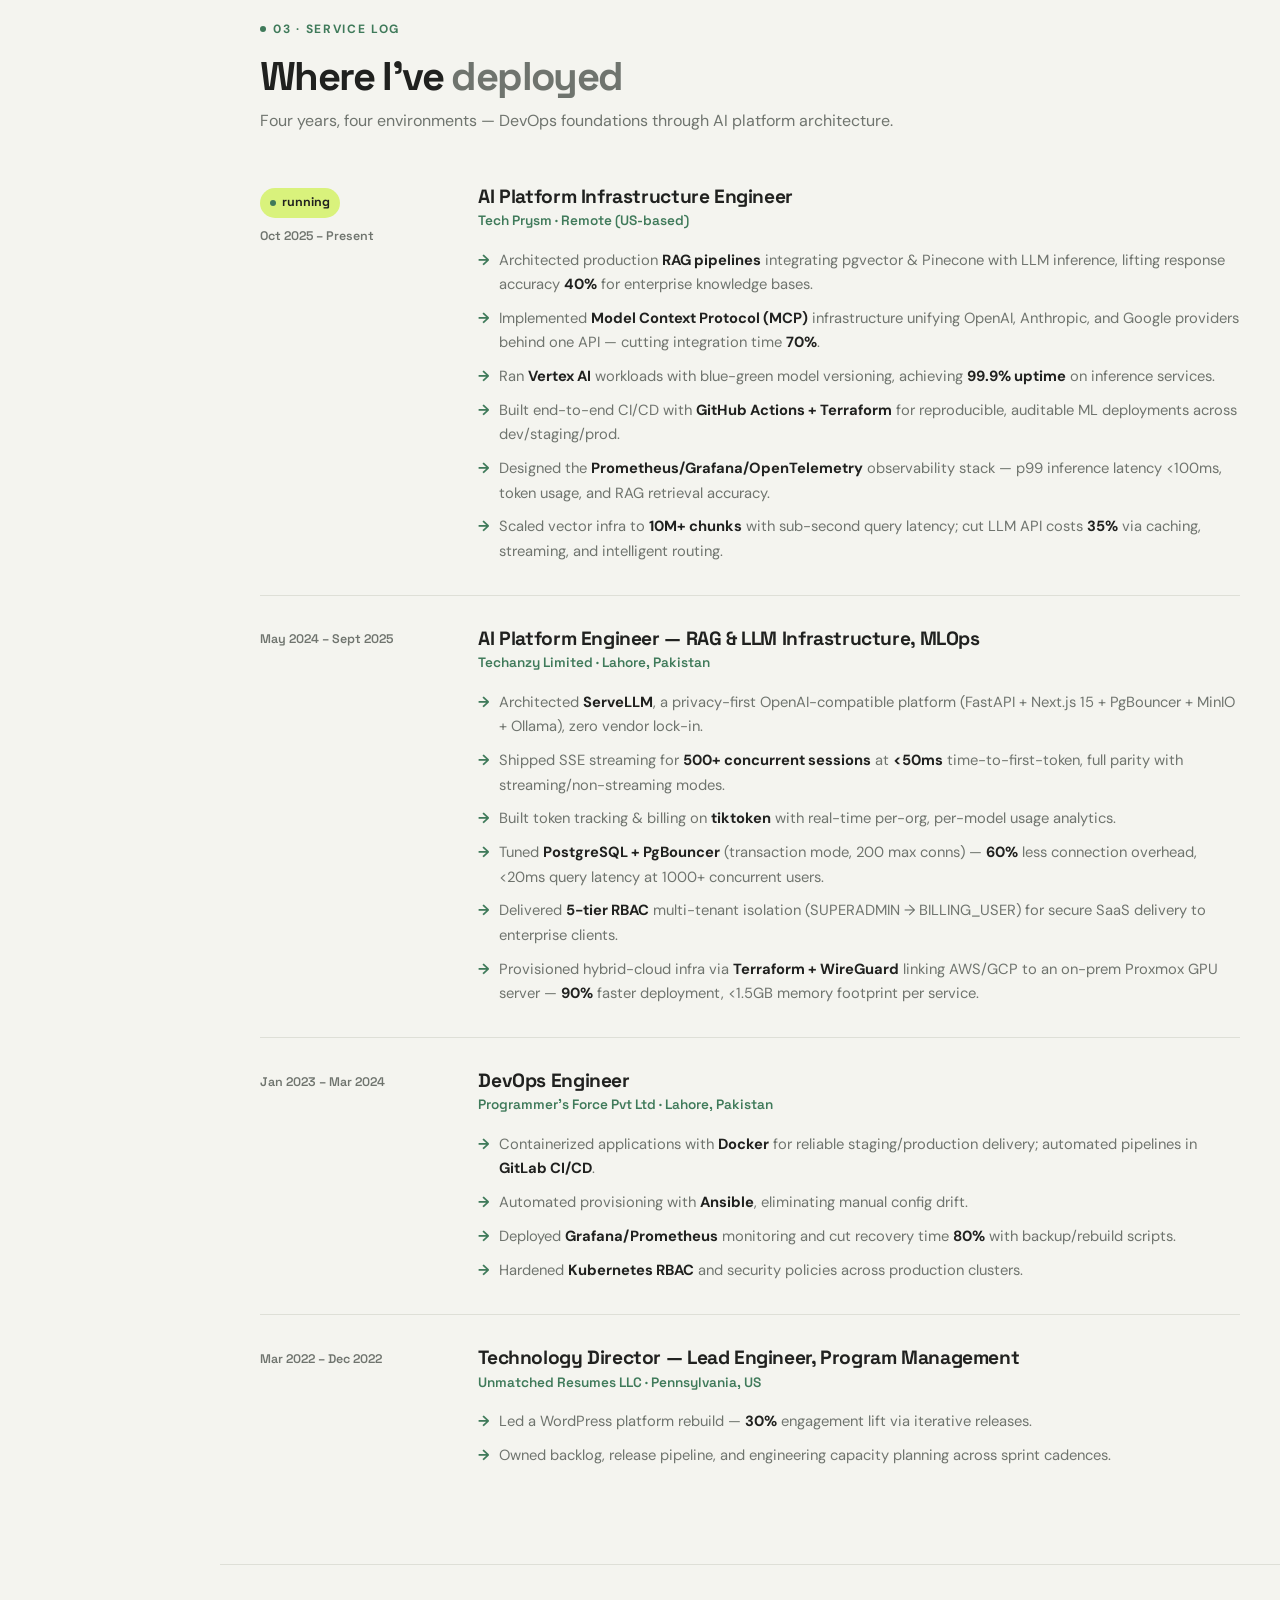
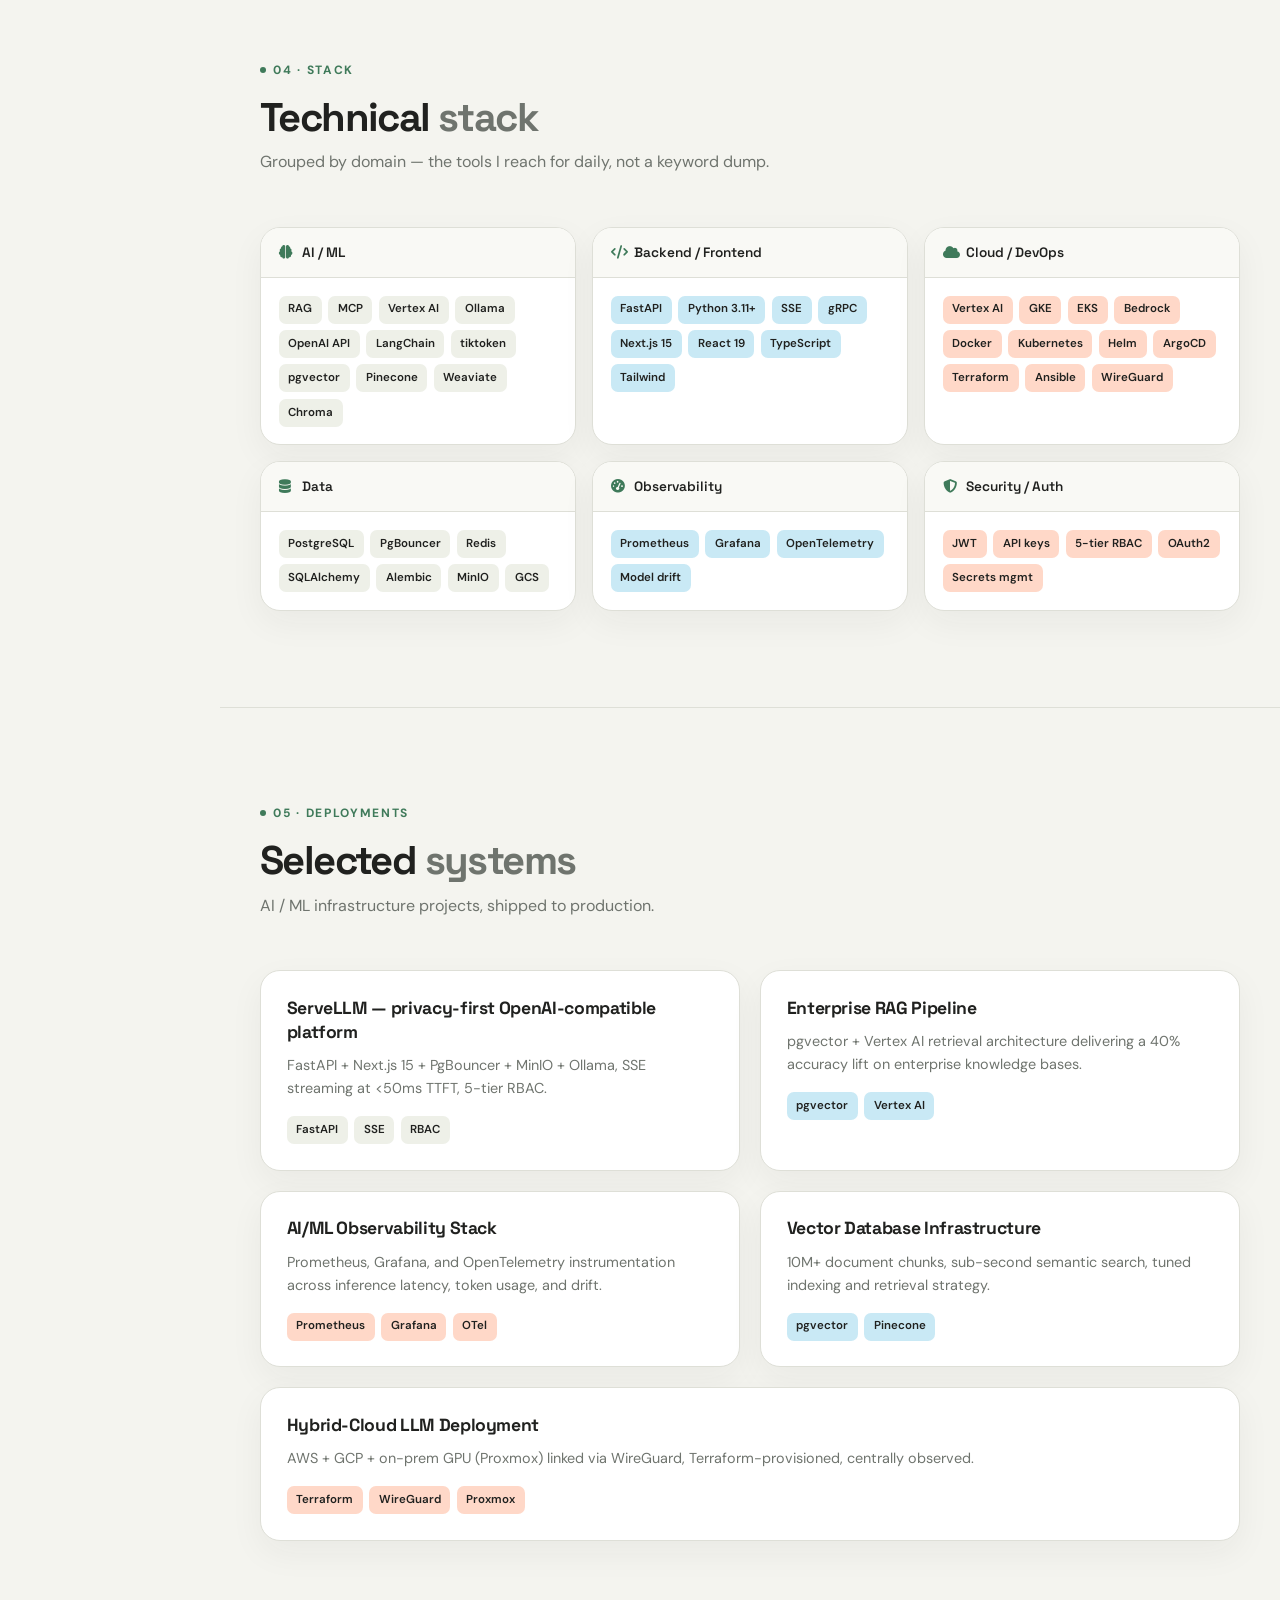
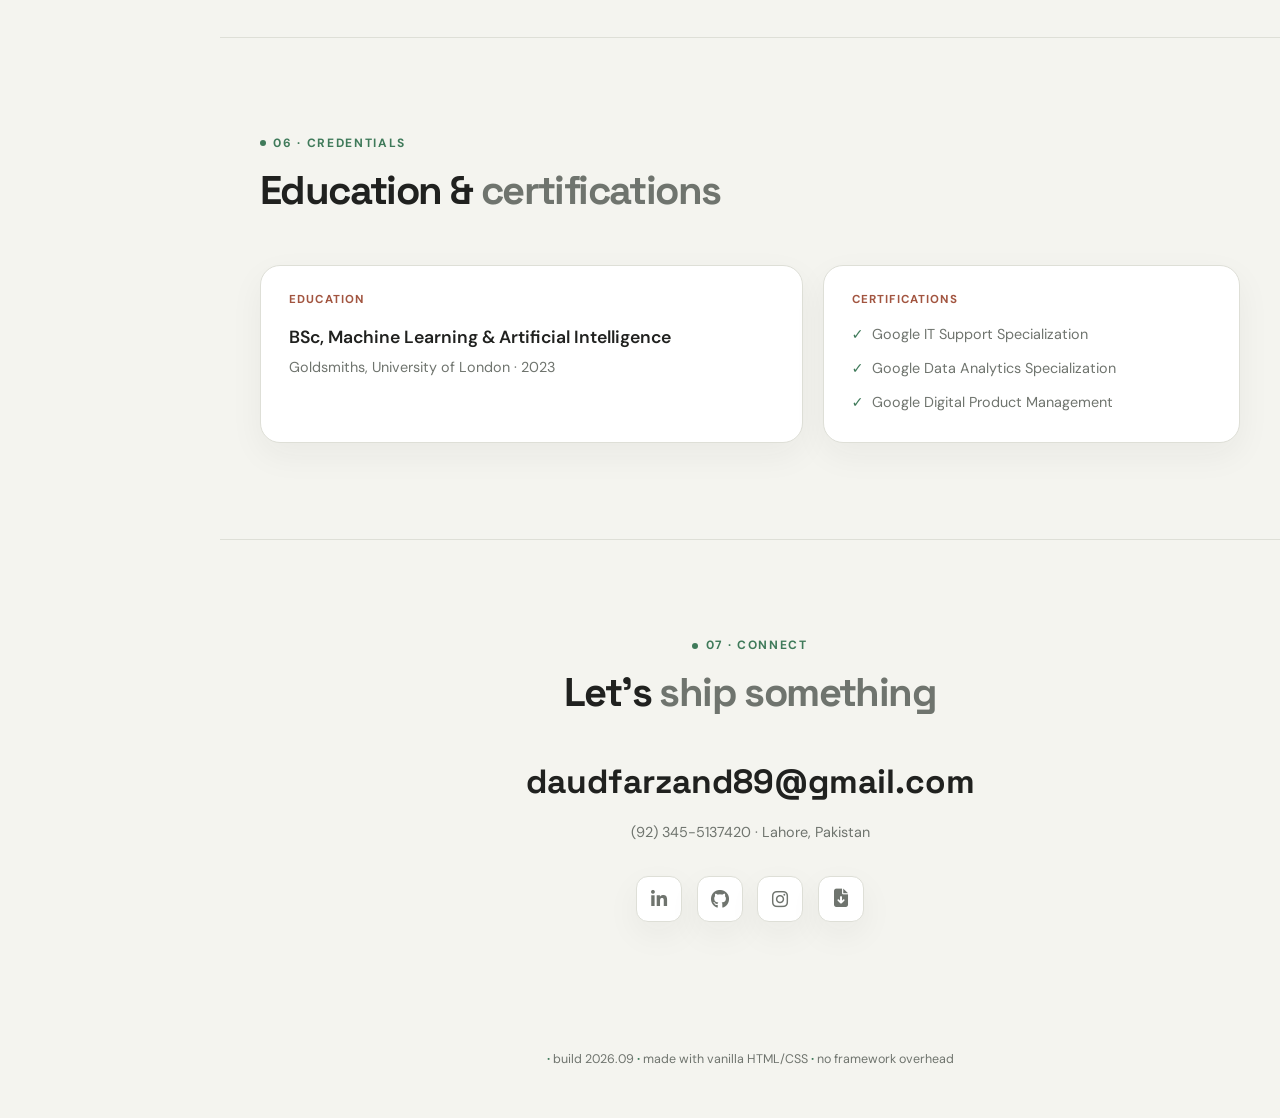
<file: index-PaperOS-edition.html>
<!DOCTYPE html>
<html lang="en">
<head>
<meta charset="UTF-8" />
<meta name="viewport" content="width=device-width, initial-scale=1.0" />
<title>Daud Farzand — AI Platform Infrastructure Engineer</title>
<meta name="description" content="Daud Farzand — AI Platform Infrastructure Engineer specializing in RAG pipelines, MCP, LLM serving, and multi-tenant infrastructure." />

<link rel="preconnect" href="https://fonts.googleapis.com">
<link rel="preconnect" href="https://fonts.gstatic.com" crossorigin>
<link href="https://fonts.googleapis.com/css2?family=DM+Sans:wght@400;500;600;700&family=Space+Grotesk:wght@500;600;700&display=swap" rel="stylesheet">
<link rel="stylesheet" href="https://cdnjs.cloudflare.com/ajax/libs/font-awesome/6.5.1/css/all.min.css" integrity="sha512-DTOQO9RWCH3ppGqcWaEA1BIZOC6xxalwEsw9c2QQeAIftl+Vegovlnee1c9QX4TctnWMn13TZye+giMm8e2LwA==" crossorigin="anonymous" referrerpolicy="no-referrer" />

<style>
/* ============================================================
   TOKENS — Paper OS
   ============================================================ */
:root{
  --ink:#20211f;
  --muted:#6f746e;
  --paper:#f4f4ef;
  --card:#fff;
  --line:#dedfd7;
  --lime:#d9f27c;
  --blue:#c9e9f5;
  --peach:#ffd8c8;
  --lav:#e4d8f8;
  --yellow:#ffe59a;
  --green:#3f7a5a;
  --rust:#a25540;
  --shadow:0 12px 34px #20211f0d;
  --r:20px;
  --rail-w:220px;
  --maxw:1180px;
}

*,*::before,*::after{box-sizing:border-box;margin:0;padding:0;}
html{scroll-behavior:smooth;}
@media (prefers-reduced-motion: reduce){
  html{scroll-behavior:auto;}
  *,*::before,*::after{transition:none !important;}
}

body{
  background:var(--paper);
  color:var(--ink);
  font:15px/1.6 'DM Sans',system-ui,-apple-system,sans-serif;
  -webkit-font-smoothing:antialiased;
}

a{color:inherit;text-decoration:none;}
img{max-width:100%;display:block;}
ul{list-style:none;}

::selection{background:var(--lime);color:var(--ink);}

:focus-visible{
  outline:2px solid var(--ink);
  outline-offset:3px;
  border-radius:4px;
}

::-webkit-scrollbar{width:10px;}
::-webkit-scrollbar-track{background:var(--paper);}
::-webkit-scrollbar-thumb{background:var(--line);border-radius:5px;}
::-webkit-scrollbar-thumb:hover{background:var(--muted);}

h1,h2,h3{font-family:'Space Grotesk',sans-serif;font-weight:700;line-height:1.1;letter-spacing:-.03em;}

.eyebrow{
  font-size:12px;
  letter-spacing:.14em;
  text-transform:uppercase;
  color:var(--green);
  font-weight:700;
  display:flex;
  align-items:center;
  gap:.6em;
  margin-bottom:1rem;
}
.eyebrow::before{
  content:'';
  width:6px;height:6px;
  background:var(--green);
  border-radius:50%;
  flex-shrink:0;
}

.container{max-width:var(--maxw);margin:0 auto;padding:0 clamp(1.25rem,4vw,2.5rem);}

.section-head{margin-bottom:clamp(2rem,5vw,3.25rem);}
.section-title{
  font-size:clamp(1.7rem,3.6vw,2.5rem);
  letter-spacing:-.04em;
  color:var(--ink);
}
.section-title .dim{color:var(--muted);}
.section-sub{
  font-family:'DM Sans',sans-serif;
  color:var(--muted);
  margin-top:.6rem;
  max-width:60ch;
  font-size:1rem;
}

section{padding:clamp(3.5rem,8vw,6rem) 0;border-bottom:1px solid var(--line);}
section:last-of-type{border-bottom:none;}

/* ============================================================
   LAYOUT SHELL — status rail (desktop) / top bar (mobile)
   ============================================================ */
.shell{display:flex;min-height:100vh;}

.rail{
  width:var(--rail-w);
  flex-shrink:0;
  position:fixed;
  top:0;left:0;bottom:0;
  border-right:1px solid var(--line);
  background:var(--card);
  display:flex;
  flex-direction:column;
  z-index:100;
}
.rail__brand{
  padding:1.5rem 1.25rem;
  border-bottom:1px solid var(--line);
}
.rail__brand a{
  font-family:'Space Grotesk',sans-serif;
  font-weight:700;
  font-size:1.05rem;
  display:flex;
  align-items:center;
  gap:.5rem;
  letter-spacing:-.02em;
}
.rail__brand .dot{
  display:inline-block;width:10px;height:10px;border-radius:50%;background:var(--green);
}
.rail__brand small{
  display:block;
  font-family:'DM Sans',sans-serif;
  font-weight:500;
  color:var(--muted);
  font-size:.72rem;
  margin-top:.4rem;
  letter-spacing:.01em;
}

.rail__nav{flex:1;padding:1.25rem .75rem;}
.rail__nav a{
  display:flex;
  align-items:center;
  gap:.65rem;
  padding:.6rem .75rem;
  border-radius:9px;
  font-family:'DM Sans',sans-serif;
  font-weight:500;
  font-size:.85rem;
  color:var(--muted);
  transition:background .15s, color .15s;
  margin-bottom:.15rem;
}
.rail__nav a .idx{font-family:'Space Grotesk',sans-serif;color:var(--muted);font-size:.72rem;opacity:.7;}
.rail__nav a:hover, .rail__nav a.active{
  background:var(--lime);
  color:var(--ink);
}
.rail__nav a.active .idx{color:var(--ink);opacity:1;}

.rail__foot{
  padding:1.25rem;
  border-top:1px solid var(--line);
  font-size:.72rem;
  color:var(--muted);
}
.rail__foot .uptime-row{display:flex;justify-content:space-between;margin-bottom:.4rem;font-weight:500;}
.rail__foot .uptime-val{color:var(--green);font-weight:700;}

/* Mobile top bar */
.topbar{
  display:none;
  position:fixed;top:0;left:0;right:0;
  height:64px;
  background:#f4f4efe6;
  backdrop-filter:blur(8px);
  border-bottom:1px solid var(--line);
  z-index:200;
  align-items:center;
  justify-content:space-between;
  padding:0 1.1rem;
}
.topbar__brand{
  font-family:'Space Grotesk',sans-serif;font-weight:700;font-size:1rem;
  display:flex;align-items:center;gap:.5rem;letter-spacing:-.02em;
}
.topbar__brand .dot{display:inline-block;width:10px;height:10px;border-radius:50%;background:var(--green);}
.menu-btn{
  width:38px;height:38px;
  border:1px solid var(--line);
  background:var(--card);
  border-radius:10px;
  display:flex;align-items:center;justify-content:center;
  color:var(--ink);
  font-size:1.1rem;
  cursor:pointer;
}

.mobile-nav{
  display:none;
  position:fixed;top:64px;left:0;right:0;bottom:0;
  background:var(--paper);
  z-index:199;
  padding:1.5rem;
  overflow-y:auto;
}
.mobile-nav.open{display:block;}
.mobile-nav a{
  display:flex;align-items:center;gap:.75rem;
  padding:1rem .5rem;
  border-bottom:1px solid var(--line);
  font-family:'DM Sans',sans-serif;
  font-weight:500;
  font-size:1rem;
  color:var(--muted);
}
.mobile-nav a .idx{font-family:'Space Grotesk',sans-serif;color:var(--muted);font-size:.8rem;}
.mobile-nav a.active{color:var(--ink);font-weight:700;}
.mobile-nav a.active .idx{color:var(--green);}

.main{flex:1;margin-left:var(--rail-w);min-width:0;}

@media (max-width:900px){
  .rail{display:none;}
  .topbar{display:flex;}
  .main{margin-left:0;padding-top:64px;}
}

/* ============================================================
   HERO
   ============================================================ */
.hero{
  padding:clamp(3rem,9vw,6rem) 0 clamp(2.5rem,6vw,4rem);
  border-bottom:1px solid var(--line);
}
.hero__grid{
  display:grid;
  grid-template-columns:1.3fr .7fr;
  gap:clamp(2rem,5vw,4rem);
  align-items:center;
}
@media (max-width:800px){
  .hero__grid{grid-template-columns:1fr;}
  .hero__portrait{order:-1;max-width:180px;margin:0 auto 1rem;}
}

.hero__name{
  font-size:clamp(2.4rem,6vw,4rem);
  line-height:1.02;
  letter-spacing:-.05em;
  margin-bottom:1rem;
}
.hero__name .accent{
  color:var(--ink);
  background:var(--lime);
  padding:0 .12em;
  border-radius:8px;
}
.hero__role{
  font-family:'Space Grotesk',sans-serif;
  font-weight:600;
  color:var(--muted);
  font-size:clamp(.95rem,2vw,1.1rem);
  margin-bottom:1.5rem;
  letter-spacing:-.01em;
}
.hero__role .sep{color:var(--line);margin:0 .5em;}
.hero__desc{
  color:var(--muted);
  max-width:56ch;
  font-size:1.02rem;
  margin-bottom:2rem;
}

.hero__ctas{display:flex;gap:.9rem;flex-wrap:wrap;}
.btn{
  font-family:'DM Sans',sans-serif;
  font-size:.85rem;
  font-weight:700;
  padding:.85rem 1.4rem;
  border-radius:10px;
  border:1px solid var(--line);
  display:inline-flex;
  align-items:center;
  gap:.55rem;
  transition:transform .15s, border-color .15s, background .15s;
  cursor:pointer;
}
.btn--primary{
  background:var(--ink);
  color:#fff;
  border-color:var(--ink);
}
.btn--primary:hover{transform:translateY(-2px);}
.btn--ghost{color:var(--ink);background:var(--card);}
.btn--ghost:hover{border-color:var(--ink);transform:translateY(-2px);}

.hero__portrait{
  aspect-ratio:1;
  border-radius:var(--r);
  border:1px solid var(--line);
  background:var(--card);
  box-shadow:var(--shadow);
  overflow:hidden;
  position:relative;
}
.hero__portrait img{width:100%;height:100%;object-fit:cover;}

/* --- Signature element: service status strip --- */
.statusbar{
  margin-top:clamp(2.5rem,5vw,3.5rem);
  border:1px solid var(--line);
  border-radius:var(--r);
  background:var(--card);
  box-shadow:var(--shadow);
  overflow:hidden;
}
.statusbar__head{
  padding:.8rem 1.2rem;
  border-bottom:1px solid var(--line);
  font-size:.72rem;
  font-weight:700;
  letter-spacing:.08em;
  text-transform:uppercase;
  color:var(--muted);
  display:flex;
  align-items:center;
  gap:.5rem;
}
.statusbar__head .dots{display:flex;gap:.35rem;margin-right:.4rem;}
.statusbar__head .dots span{width:7px;height:7px;border-radius:50%;background:var(--line);}
.statusbar__list{display:flex;flex-direction:column;}
.statusbar__row{
  display:grid;
  grid-template-columns:auto 1fr auto auto;
  gap:1rem;
  align-items:center;
  padding:.9rem 1.2rem;
  border-bottom:1px solid var(--line);
  font-size:.85rem;
}
.statusbar__row:last-child{border-bottom:none;}
.statusbar__row .pulse{
  width:8px;height:8px;border-radius:50%;
  background:var(--green);
  flex-shrink:0;
}
.statusbar__row .svc-name{color:var(--ink);font-weight:700;font-family:'Space Grotesk',sans-serif;}
.statusbar__row .svc-meta{color:var(--muted);display:none;}
.statusbar__row .svc-metric{color:var(--green);font-weight:700;text-align:right;white-space:nowrap;}
@media (min-width:640px){
  .statusbar__row{grid-template-columns:auto 1fr auto auto auto;}
  .statusbar__row .svc-meta{display:block;}
}
@media (max-width:480px){
  .statusbar__row{grid-template-columns:auto 1fr auto;font-size:.78rem;}
  .statusbar__row .svc-metric:last-child{display:none;}
}

/* ============================================================
   SERVICES / WHAT I DO
   ============================================================ */
.services-grid{
  display:grid;
  grid-template-columns:repeat(3,1fr);
  gap:1.25rem;
}
@media (max-width:900px){.services-grid{grid-template-columns:repeat(2,1fr);}}
@media (max-width:640px){.services-grid{grid-template-columns:1fr;}}

.svc-card{
  background:var(--card);
  border:1px solid var(--line);
  border-radius:var(--r);
  box-shadow:var(--shadow);
  padding:1.75rem;
  transition:transform .2s;
  position:relative;
}
.svc-card:hover{transform:translateY(-3px);}
.svc-card__icon{
  width:44px;height:44px;
  border-radius:12px;
  display:flex;align-items:center;justify-content:center;
  color:var(--ink);
  font-size:1.1rem;
  margin-bottom:1.25rem;
  background:var(--lime);
}
.svc-card h3{font-size:1.1rem;margin-bottom:.7rem;color:var(--ink);letter-spacing:-.02em;}
.svc-card p{color:var(--muted);font-size:.9rem;line-height:1.65;}
.svc-card .tag-row{display:flex;flex-wrap:wrap;gap:.4rem;margin-top:1rem;}
.tag{
  font-family:'DM Sans',sans-serif;
  font-weight:600;
  font-size:.72rem;
  padding:.3rem .6rem;
  border-radius:7px;
  background:#eef0e8;
  color:var(--ink);
}
.tag.blue{background:var(--blue);}
.tag.peach{background:var(--peach);}

/* ============================================================
   EXPERIENCE (timeline as service log)
   ============================================================ */
.exp-list{display:flex;flex-direction:column;gap:0;}
.exp-item{
  display:grid;
  grid-template-columns:180px 1fr;
  gap:clamp(1rem,3vw,2.5rem);
  padding:2rem 0;
  border-bottom:1px solid var(--line);
}
.exp-item:first-child{padding-top:0;}
.exp-item:last-child{border-bottom:none;padding-bottom:0;}
@media (max-width:720px){
  .exp-item{grid-template-columns:1fr;gap:.75rem;}
}

.exp-item__period{
  font-family:'Space Grotesk',sans-serif;
  font-weight:600;
  font-size:.78rem;
  color:var(--muted);
  padding-top:.15rem;
}
.exp-item__period .status-pill{
  display:inline-flex;align-items:center;gap:.4rem;
  color:var(--ink);
  background:var(--lime);
  padding:.3rem .6rem;
  border-radius:99px;
  margin-bottom:.6rem;
  font-weight:700;
}
.exp-item__period .status-pill .pulse{width:6px;height:6px;border-radius:50%;background:var(--green);}

.exp-item__role{font-size:1.2rem;color:var(--ink);margin-bottom:.2rem;letter-spacing:-.02em;}
.exp-item__org{
  font-family:'Space Grotesk',sans-serif;
  font-weight:600;
  color:var(--green);
  font-size:.85rem;
  margin-bottom:1rem;
}
.exp-item__bullets{display:flex;flex-direction:column;gap:.6rem;}
.exp-item__bullets li{
  color:var(--muted);
  font-size:.92rem;
  padding-left:1.3rem;
  position:relative;
  line-height:1.65;
}
.exp-item__bullets li::before{
  content:'→';
  position:absolute;left:0;top:0;
  color:var(--green);
  font-weight:700;
}
.exp-item__bullets strong{color:var(--ink);font-weight:700;}

/* ============================================================
   SKILLS — grouped panels
   ============================================================ */
.skills-grid{
  display:grid;
  grid-template-columns:repeat(3,1fr);
  gap:1rem;
}
@media (max-width:900px){.skills-grid{grid-template-columns:repeat(2,1fr);}}
@media (max-width:560px){.skills-grid{grid-template-columns:1fr;}}

.skill-panel{
  background:var(--card);
  border:1px solid var(--line);
  border-radius:var(--r);
  box-shadow:var(--shadow);
  overflow:hidden;
}
.skill-panel__head{
  padding:.85rem 1.1rem;
  border-bottom:1px solid var(--line);
  display:flex;align-items:center;gap:.6rem;
  font-family:'Space Grotesk',sans-serif;
  font-weight:600;
  font-size:.85rem;
  color:var(--ink);
  background:#f9f9f5;
}
.skill-panel__head i{color:var(--green);width:1em;text-align:center;}
.skill-panel__body{padding:1.1rem;display:flex;flex-wrap:wrap;gap:.4rem;}

/* ============================================================
   WORK / PORTFOLIO
   ============================================================ */
.work-grid{
  display:grid;
  grid-template-columns:repeat(2,1fr);
  gap:1.25rem;
}
@media (max-width:720px){.work-grid{grid-template-columns:1fr;}}

.work-card{
  border:1px solid var(--line);
  border-radius:var(--r);
  background:var(--card);
  box-shadow:var(--shadow);
  overflow:hidden;
  display:block;
  transition:transform .2s;
  position:relative;
}
.work-card:hover{transform:translateY(-3px);}
.work-card__body{padding:1.6rem;}
.work-card h3{font-size:1.1rem;color:var(--ink);margin-bottom:.6rem;line-height:1.35;letter-spacing:-.02em;}
.work-card p{color:var(--muted);font-size:.9rem;margin-bottom:1rem;line-height:1.6;}
.work-card .tag-row{display:flex;flex-wrap:wrap;gap:.4rem;}

/* ============================================================
   EDUCATION
   ============================================================ */
.edu-grid{
  display:grid;
  grid-template-columns:1.3fr 1fr;
  gap:1.25rem;
}
@media (max-width:800px){.edu-grid{grid-template-columns:1fr;}}
.edu-card, .cert-card{
  background:var(--card);
  border:1px solid var(--line);
  border-radius:var(--r);
  box-shadow:var(--shadow);
  padding:1.75rem;
}
.edu-card h3, .cert-card h3{
  font-family:'DM Sans',sans-serif;
  font-size:.72rem;
  font-weight:700;
  letter-spacing:.1em;
  text-transform:uppercase;
  color:var(--rust);
  margin-bottom:1rem;
}
.edu-card .deg{font-size:1.1rem;color:var(--ink);margin-bottom:.3rem;font-weight:600;}
.edu-card .sch{color:var(--muted);font-size:.9rem;}
.cert-card ul{display:flex;flex-direction:column;gap:.7rem;}
.cert-card li{
  color:var(--muted);
  font-size:.9rem;
  padding-left:1.3rem;
  position:relative;
}
.cert-card li::before{content:'✓';position:absolute;left:0;color:var(--green);font-weight:700;}

/* ============================================================
   CONTACT / FOOTER
   ============================================================ */
.contact{text-align:center;}
.contact .section-head{margin-bottom:2.5rem;}
.contact .eyebrow{justify-content:center;}
.contact__email{
  font-family:'Space Grotesk',sans-serif;
  font-weight:700;
  font-size:clamp(1.4rem,4vw,2.1rem);
  color:var(--ink);
  display:inline-block;
  margin-bottom:.75rem;
  word-break:break-word;
  padding:0 .12em;
  border-radius:8px;
  transition:background .15s;
}
.contact__email:hover{background:var(--lime);}
.contact__meta{color:var(--muted);font-size:.9rem;margin-bottom:2rem;}
.social-row{display:flex;gap:.9rem;justify-content:center;flex-wrap:wrap;}
.social-row a{
  width:46px;height:46px;
  border:1px solid var(--line);
  background:var(--card);
  border-radius:12px;
  display:flex;align-items:center;justify-content:center;
  color:var(--muted);
  font-size:1.15rem;
  box-shadow:var(--shadow);
  transition:all .15s;
}
.social-row a:hover{background:var(--lime);color:var(--ink);transform:translateY(-2px);}

.footer{
  text-align:center;
  padding:2rem 0 3rem;
  font-size:.78rem;
  color:var(--muted);
}
.footer .accent{color:var(--green);font-weight:700;}

/* back to top */
.totop{
  position:fixed;
  bottom:1.5rem;right:1.5rem;
  width:46px;height:46px;
  background:var(--ink);
  border:1px solid var(--ink);
  border-radius:12px;
  display:flex;align-items:center;justify-content:center;
  color:#fff;
  opacity:0;
  pointer-events:none;
  transition:opacity .2s, transform .15s;
  z-index:150;
  box-shadow:var(--shadow);
}
.totop.show{opacity:1;pointer-events:auto;}
.totop:hover{transform:translateY(-2px);}
</style>
</head>
<body>

<!-- Mobile top bar -->
<header class="topbar">
  <a href="#home" class="topbar__brand"><span class="dot"></span>daud</a>
  <button class="menu-btn" id="menuBtn" aria-label="Toggle navigation" aria-expanded="false">
    <i class="fas fa-bars" id="menuIcon"></i>
  </button>
</header>

<nav class="mobile-nav" id="mobileNav">
  <a href="#home" class="nav-link"><span class="idx">01</span> home</a>
  <a href="#services" class="nav-link"><span class="idx">02</span> services</a>
  <a href="#experience" class="nav-link"><span class="idx">03</span> experience</a>
  <a href="#skills" class="nav-link"><span class="idx">04</span> skills</a>
  <a href="#work" class="nav-link"><span class="idx">05</span> work</a>
  <a href="#education" class="nav-link"><span class="idx">06</span> education</a>
  <a href="#contact" class="nav-link"><span class="idx">07</span> contact</a>
</nav>

<div class="shell">
  <!-- Desktop status rail -->
  <aside class="rail">
    <div class="rail__brand">
      <a href="#home"><span class="dot"></span>daud</a>
      <small>AI Platform Infra Eng.</small>
    </div>
    <nav class="rail__nav">
      <a href="#home" class="nav-link"><span class="idx">01</span> home</a>
      <a href="#services" class="nav-link"><span class="idx">02</span> services</a>
      <a href="#experience" class="nav-link"><span class="idx">03</span> experience</a>
      <a href="#skills" class="nav-link"><span class="idx">04</span> skills</a>
      <a href="#work" class="nav-link"><span class="idx">05</span> work</a>
      <a href="#education" class="nav-link"><span class="idx">06</span> education</a>
      <a href="#contact" class="nav-link"><span class="idx">07</span> contact</a>
    </nav>
    <div class="rail__foot">
      <div class="uptime-row"><span>node</span><span class="uptime-val">lahore-pk</span></div>
      <div class="uptime-row"><span>uptime</span><span class="uptime-val">99.9%</span></div>
      <div class="uptime-row"><span>status</span><span class="uptime-val">available</span></div>
    </div>
  </aside>

  <main class="main">

    <!-- HOME / HERO -->
    <section class="hero" id="home">
      <div class="container">
        <div class="hero__grid">
          <div>
            <div class="eyebrow">status: open to opportunities</div>
            <h1 class="hero__name">Daud Farzand<span class="accent">.</span></h1>
            <p class="hero__role">AI Platform Infra Engineer<span class="sep">/</span>RAG &amp; LLM Systems<span class="sep">/</span>MLOps</p>
            <p class="hero__desc">I build production RAG pipelines, multi-tenant LLM serving platforms, and the observability/CI-CD scaffolding that keeps them at 99.9% uptime — on Vertex AI, AWS, and self-hosted GPU infra, glued together with Terraform, Ansible, and WireGuard.</p>
            <div class="hero__ctas">
              <a href="#work" class="btn btn--primary"><i class="fas fa-terminal"></i> View systems</a>
              <a href="./files/Daud_Farzand_Resume_2026_v2.pdf" target="_blank" class="btn btn--ghost"><i class="fas fa-file-arrow-down"></i> Resume</a>
              <a href="#contact" class="btn btn--ghost"><i class="fas fa-satellite-dish"></i> Contact</a>
            </div>
          </div>
          <div class="hero__portrait">
            <img src="img/pp.jfif" alt="Portrait of Daud Farzand" onerror="this.parentElement.style.display='none'">
          </div>
        </div>

        <!-- Signature: service status strip -->
        <div class="statusbar">
          <div class="statusbar__head">
            <span class="dots"><span></span><span></span><span></span></span>
            infra --status --watch
          </div>
          <div class="statusbar__list">
            <div class="statusbar__row">
              <span class="pulse"></span>
              <span class="svc-name">servellm</span>
              <span class="svc-meta">SSE · &lt;50ms TTFT</span>
              <span class="svc-metric">99.9% up</span>
            </div>
            <div class="statusbar__row">
              <span class="pulse"></span>
              <span class="svc-name">rag-pipeline</span>
              <span class="svc-meta">pgvector · 10M+ chunks</span>
              <span class="svc-metric">+40% acc</span>
            </div>
            <div class="statusbar__row">
              <span class="pulse"></span>
              <span class="svc-name">mcp-gateway</span>
              <span class="svc-meta">multi-provider routing</span>
              <span class="svc-metric">-70% integ</span>
            </div>
            <div class="statusbar__row">
              <span class="pulse"></span>
              <span class="svc-name">pgbouncer</span>
              <span class="svc-meta">txn mode · 200 conns</span>
              <span class="svc-metric">&lt;20ms p99</span>
            </div>
          </div>
        </div>
      </div>
    </section>

    <!-- SERVICES -->
    <section id="services">
      <div class="container">
        <div class="section-head">
          <div class="eyebrow">02 · capabilities</div>
          <h2 class="section-title">What I <span class="dim">run</span> in production</h2>
          <p class="section-sub">Three service domains I own end-to-end, from architecture through on-call.</p>
        </div>
        <div class="services-grid">
          <div class="svc-card">
            <div class="svc-card__icon"><i class="fas fa-diagram-project"></i></div>
            <h3>RAG &amp; LLM Infrastructure</h3>
            <p>Production RAG pipelines with the Model Context Protocol (MCP), vector database management (pgvector, Pinecone, Weaviate, Chroma), and OpenAI-compatible serving with per-tenant token tracking.</p>
            <div class="tag-row">
              <span class="tag">pgvector</span><span class="tag">MCP</span><span class="tag">tiktoken</span>
            </div>
          </div>
          <div class="svc-card">
            <div class="svc-card__icon"><i class="fas fa-server"></i></div>
            <h3>AI Platform &amp; MLOps</h3>
            <p>Multi-tenant SaaS for AI workloads on FastAPI and Next.js 15, inference on Vertex AI and AWS Bedrock, shipped through GitHub Actions, GitLab CI/CD, Terraform, and ArgoCD.</p>
            <div class="tag-row">
              <span class="tag blue">FastAPI</span><span class="tag blue">Terraform</span><span class="tag blue">ArgoCD</span>
            </div>
          </div>
          <div class="svc-card">
            <div class="svc-card__icon"><i class="fas fa-chart-line"></i></div>
            <h3>Observability &amp; Cloud Infra</h3>
            <p>Docker, Kubernetes, and Helm on hybrid cloud (AWS, GCP, on-prem GPU). Prometheus, Grafana, and OpenTelemetry instrumentation tuned for inference cost, latency, and uptime.</p>
            <div class="tag-row">
              <span class="tag peach">Prometheus</span><span class="tag peach">Grafana</span><span class="tag peach">OTel</span>
            </div>
          </div>
        </div>
      </div>
    </section>

    <!-- EXPERIENCE -->
    <section id="experience">
      <div class="container">
        <div class="section-head">
          <div class="eyebrow">03 · service log</div>
          <h2 class="section-title">Where I've <span class="dim">deployed</span></h2>
          <p class="section-sub">Four years, four environments — DevOps foundations through AI platform architecture.</p>
        </div>

        <div class="exp-list">
          <div class="exp-item">
            <div class="exp-item__period">
              <span class="status-pill"><span class="pulse"></span>running</span><br>
              Oct 2025 – Present
            </div>
            <div>
              <h3 class="exp-item__role">AI Platform Infrastructure Engineer</h3>
              <div class="exp-item__org">Tech Prysm · Remote (US-based)</div>
              <ul class="exp-item__bullets">
                <li>Architected production <strong>RAG pipelines</strong> integrating pgvector &amp; Pinecone with LLM inference, lifting response accuracy <strong>40%</strong> for enterprise knowledge bases.</li>
                <li>Implemented <strong>Model Context Protocol (MCP)</strong> infrastructure unifying OpenAI, Anthropic, and Google providers behind one API — cutting integration time <strong>70%</strong>.</li>
                <li>Ran <strong>Vertex AI</strong> workloads with blue-green model versioning, achieving <strong>99.9% uptime</strong> on inference services.</li>
                <li>Built end-to-end CI/CD with <strong>GitHub Actions + Terraform</strong> for reproducible, auditable ML deployments across dev/staging/prod.</li>
                <li>Designed the <strong>Prometheus/Grafana/OpenTelemetry</strong> observability stack — p99 inference latency &lt;100ms, token usage, and RAG retrieval accuracy.</li>
                <li>Scaled vector infra to <strong>10M+ chunks</strong> with sub-second query latency; cut LLM API costs <strong>35%</strong> via caching, streaming, and intelligent routing.</li>
              </ul>
            </div>
          </div>

          <div class="exp-item">
            <div class="exp-item__period">May 2024 – Sept 2025</div>
            <div>
              <h3 class="exp-item__role">AI Platform Engineer — RAG &amp; LLM Infrastructure, MLOps</h3>
              <div class="exp-item__org">Techanzy Limited · Lahore, Pakistan</div>
              <ul class="exp-item__bullets">
                <li>Architected <strong>ServeLLM</strong>, a privacy-first OpenAI-compatible platform (FastAPI + Next.js 15 + PgBouncer + MinIO + Ollama), zero vendor lock-in.</li>
                <li>Shipped SSE streaming for <strong>500+ concurrent sessions</strong> at <strong>&lt;50ms</strong> time-to-first-token, full parity with streaming/non-streaming modes.</li>
                <li>Built token tracking &amp; billing on <strong>tiktoken</strong> with real-time per-org, per-model usage analytics.</li>
                <li>Tuned <strong>PostgreSQL + PgBouncer</strong> (transaction mode, 200 max conns) — <strong>60%</strong> less connection overhead, &lt;20ms query latency at 1000+ concurrent users.</li>
                <li>Delivered <strong>5-tier RBAC</strong> multi-tenant isolation (SUPERADMIN → BILLING_USER) for secure SaaS delivery to enterprise clients.</li>
                <li>Provisioned hybrid-cloud infra via <strong>Terraform + WireGuard</strong> linking AWS/GCP to an on-prem Proxmox GPU server — <strong>90%</strong> faster deployment, &lt;1.5GB memory footprint per service.</li>
              </ul>
            </div>
          </div>

          <div class="exp-item">
            <div class="exp-item__period">Jan 2023 – Mar 2024</div>
            <div>
              <h3 class="exp-item__role">DevOps Engineer</h3>
              <div class="exp-item__org">Programmer's Force Pvt Ltd · Lahore, Pakistan</div>
              <ul class="exp-item__bullets">
                <li>Containerized applications with <strong>Docker</strong> for reliable staging/production delivery; automated pipelines in <strong>GitLab CI/CD</strong>.</li>
                <li>Automated provisioning with <strong>Ansible</strong>, eliminating manual config drift.</li>
                <li>Deployed <strong>Grafana/Prometheus</strong> monitoring and cut recovery time <strong>80%</strong> with backup/rebuild scripts.</li>
                <li>Hardened <strong>Kubernetes RBAC</strong> and security policies across production clusters.</li>
              </ul>
            </div>
          </div>

          <div class="exp-item">
            <div class="exp-item__period">Mar 2022 – Dec 2022</div>
            <div>
              <h3 class="exp-item__role">Technology Director — Lead Engineer, Program Management</h3>
              <div class="exp-item__org">Unmatched Resumes LLC · Pennsylvania, US</div>
              <ul class="exp-item__bullets">
                <li>Led a WordPress platform rebuild — <strong>30%</strong> engagement lift via iterative releases.</li>
                <li>Owned backlog, release pipeline, and engineering capacity planning across sprint cadences.</li>
              </ul>
            </div>
          </div>
        </div>
      </div>
    </section>

    <!-- SKILLS -->
    <section id="skills">
      <div class="container">
        <div class="section-head">
          <div class="eyebrow">04 · stack</div>
          <h2 class="section-title">Technical <span class="dim">stack</span></h2>
          <p class="section-sub">Grouped by domain — the tools I reach for daily, not a keyword dump.</p>
        </div>
        <div class="skills-grid">
          <div class="skill-panel">
            <div class="skill-panel__head"><i class="fas fa-brain"></i> AI / ML</div>
            <div class="skill-panel__body">
              <span class="tag">RAG</span><span class="tag">MCP</span><span class="tag">Vertex AI</span><span class="tag">Ollama</span><span class="tag">OpenAI API</span><span class="tag">LangChain</span><span class="tag">tiktoken</span><span class="tag">pgvector</span><span class="tag">Pinecone</span><span class="tag">Weaviate</span><span class="tag">Chroma</span>
            </div>
          </div>
          <div class="skill-panel">
            <div class="skill-panel__head"><i class="fas fa-code"></i> Backend / Frontend</div>
            <div class="skill-panel__body">
              <span class="tag blue">FastAPI</span><span class="tag blue">Python 3.11+</span><span class="tag blue">SSE</span><span class="tag blue">gRPC</span><span class="tag blue">Next.js 15</span><span class="tag blue">React 19</span><span class="tag blue">TypeScript</span><span class="tag blue">Tailwind</span>
            </div>
          </div>
          <div class="skill-panel">
            <div class="skill-panel__head"><i class="fas fa-cloud"></i> Cloud / DevOps</div>
            <div class="skill-panel__body">
              <span class="tag peach">Vertex AI</span><span class="tag peach">GKE</span><span class="tag peach">EKS</span><span class="tag peach">Bedrock</span><span class="tag peach">Docker</span><span class="tag peach">Kubernetes</span><span class="tag peach">Helm</span><span class="tag peach">ArgoCD</span><span class="tag peach">Terraform</span><span class="tag peach">Ansible</span><span class="tag peach">WireGuard</span>
            </div>
          </div>
          <div class="skill-panel">
            <div class="skill-panel__head"><i class="fas fa-database"></i> Data</div>
            <div class="skill-panel__body">
              <span class="tag">PostgreSQL</span><span class="tag">PgBouncer</span><span class="tag">Redis</span><span class="tag">SQLAlchemy</span><span class="tag">Alembic</span><span class="tag">MinIO</span><span class="tag">GCS</span>
            </div>
          </div>
          <div class="skill-panel">
            <div class="skill-panel__head"><i class="fas fa-gauge-high"></i> Observability</div>
            <div class="skill-panel__body">
              <span class="tag blue">Prometheus</span><span class="tag blue">Grafana</span><span class="tag blue">OpenTelemetry</span><span class="tag blue">Model drift</span>
            </div>
          </div>
          <div class="skill-panel">
            <div class="skill-panel__head"><i class="fas fa-shield-halved"></i> Security / Auth</div>
            <div class="skill-panel__body">
              <span class="tag peach">JWT</span><span class="tag peach">API keys</span><span class="tag peach">5-tier RBAC</span><span class="tag peach">OAuth2</span><span class="tag peach">Secrets mgmt</span>
            </div>
          </div>
        </div>
      </div>
    </section>

    <!-- WORK -->
    <section id="work">
      <div class="container">
        <div class="section-head">
          <div class="eyebrow">05 · deployments</div>
          <h2 class="section-title">Selected <span class="dim">systems</span></h2>
          <p class="section-sub">AI / ML infrastructure projects, shipped to production.</p>
        </div>
        <div class="work-grid">
          <div class="work-card">
            <div class="work-card__body">
              <h3>ServeLLM — privacy-first OpenAI-compatible platform</h3>
              <p>FastAPI + Next.js 15 + PgBouncer + MinIO + Ollama, SSE streaming at &lt;50ms TTFT, 5-tier RBAC.</p>
              <div class="tag-row"><span class="tag">FastAPI</span><span class="tag">SSE</span><span class="tag">RBAC</span></div>
            </div>
          </div>
          <div class="work-card">
            <div class="work-card__body">
              <h3>Enterprise RAG Pipeline</h3>
              <p>pgvector + Vertex AI retrieval architecture delivering a 40% accuracy lift on enterprise knowledge bases.</p>
              <div class="tag-row"><span class="tag blue">pgvector</span><span class="tag blue">Vertex AI</span></div>
            </div>
          </div>
          <div class="work-card">
            <div class="work-card__body">
              <h3>AI/ML Observability Stack</h3>
              <p>Prometheus, Grafana, and OpenTelemetry instrumentation across inference latency, token usage, and drift.</p>
              <div class="tag-row"><span class="tag peach">Prometheus</span><span class="tag peach">Grafana</span><span class="tag peach">OTel</span></div>
            </div>
          </div>
          <div class="work-card">
            <div class="work-card__body">
              <h3>Vector Database Infrastructure</h3>
              <p>10M+ document chunks, sub-second semantic search, tuned indexing and retrieval strategy.</p>
              <div class="tag-row"><span class="tag blue">pgvector</span><span class="tag blue">Pinecone</span></div>
            </div>
          </div>
          <div class="work-card" style="grid-column:1/-1;">
            <div class="work-card__body">
              <h3>Hybrid-Cloud LLM Deployment</h3>
              <p>AWS + GCP + on-prem GPU (Proxmox) linked via WireGuard, Terraform-provisioned, centrally observed.</p>
              <div class="tag-row"><span class="tag peach">Terraform</span><span class="tag peach">WireGuard</span><span class="tag peach">Proxmox</span></div>
            </div>
          </div>
        </div>
      </div>
    </section>

    <!-- EDUCATION -->
    <section id="education">
      <div class="container">
        <div class="section-head">
          <div class="eyebrow">06 · credentials</div>
          <h2 class="section-title">Education &amp; <span class="dim">certifications</span></h2>
        </div>
        <div class="edu-grid">
          <div class="edu-card">
            <h3>Education</h3>
            <p class="deg">BSc, Machine Learning &amp; Artificial Intelligence</p>
            <p class="sch">Goldsmiths, University of London · 2023</p>
          </div>
          <div class="cert-card">
            <h3>Certifications</h3>
            <ul>
              <li>Google IT Support Specialization</li>
              <li>Google Data Analytics Specialization</li>
              <li>Google Digital Product Management</li>
            </ul>
          </div>
        </div>
      </div>
    </section>

    <!-- CONTACT / FOOTER -->
    <section id="contact" class="contact">
      <div class="container">
        <div class="section-head">
          <div class="eyebrow">07 · connect</div>
          <h2 class="section-title">Let's <span class="dim">ship something</span></h2>
        </div>
        <a href="mailto:daudfarzand89@gmail.com" class="contact__email">daudfarzand89@gmail.com</a>
        <p class="contact__meta">(92) 345-5137420 · Lahore, Pakistan</p>
        <div class="social-row">
          <a href="https://www.linkedin.com/in/daud-farzand-982743192/" aria-label="LinkedIn" target="_blank" rel="noopener"><i class="fab fa-linkedin-in"></i></a>
          <a href="https://github.com/dfk007" aria-label="GitHub" target="_blank" rel="noopener"><i class="fab fa-github"></i></a>
          <a href="https://www.instagram.com/twenty_second_savage/" aria-label="Instagram" target="_blank" rel="noopener"><i class="fab fa-instagram"></i></a>
          <a href="./files/Daud_Farzand_Resume_2026_v2.pdf" aria-label="Resume" target="_blank"><i class="fas fa-file-arrow-down"></i></a>
        </div>
      </div>
    </section>

    <footer class="footer">
      <div class="container">
        <span class="accent">·</span> build 2026.09 <span class="accent">·</span> made with vanilla HTML/CSS <span class="accent">·</span> no framework overhead
      </div>
    </footer>

  </main>
</div>

<button class="totop" id="totop" aria-label="Back to top"><i class="fas fa-arrow-up"></i></button>

<script>
// Mobile nav toggle
const menuBtn = document.getElementById('menuBtn');
const menuIcon = document.getElementById('menuIcon');
const mobileNav = document.getElementById('mobileNav');

menuBtn.addEventListener('click', () => {
  const isOpen = mobileNav.classList.toggle('open');
  menuBtn.setAttribute('aria-expanded', isOpen);
  menuIcon.className = isOpen ? 'fas fa-xmark' : 'fas fa-bars';
});

document.querySelectorAll('.mobile-nav a').forEach(a => {
  a.addEventListener('click', () => {
    mobileNav.classList.remove('open');
    menuBtn.setAttribute('aria-expanded', false);
    menuIcon.className = 'fas fa-bars';
  });
});

// Active section highlighting (rail + mobile nav)
const sections = document.querySelectorAll('section[id]');
const navLinks = document.querySelectorAll('.nav-link');

const setActive = () => {
  let current = sections[0]?.id;
  const scrollPos = window.scrollY + 140;
  sections.forEach(sec => {
    if (scrollPos >= sec.offsetTop) current = sec.id;
  });
  navLinks.forEach(link => {
    link.classList.toggle('active', link.getAttribute('href') === '#' + current);
  });
};
window.addEventListener('scroll', setActive, { passive: true });
setActive();

// Back to top
const totop = document.getElementById('totop');
window.addEventListener('scroll', () => {
  totop.classList.toggle('show', window.scrollY > 600);
}, { passive: true });
totop.addEventListener('click', () => window.scrollTo({ top: 0, behavior: 'smooth' }));
</script>

</body>
</html>
</file>
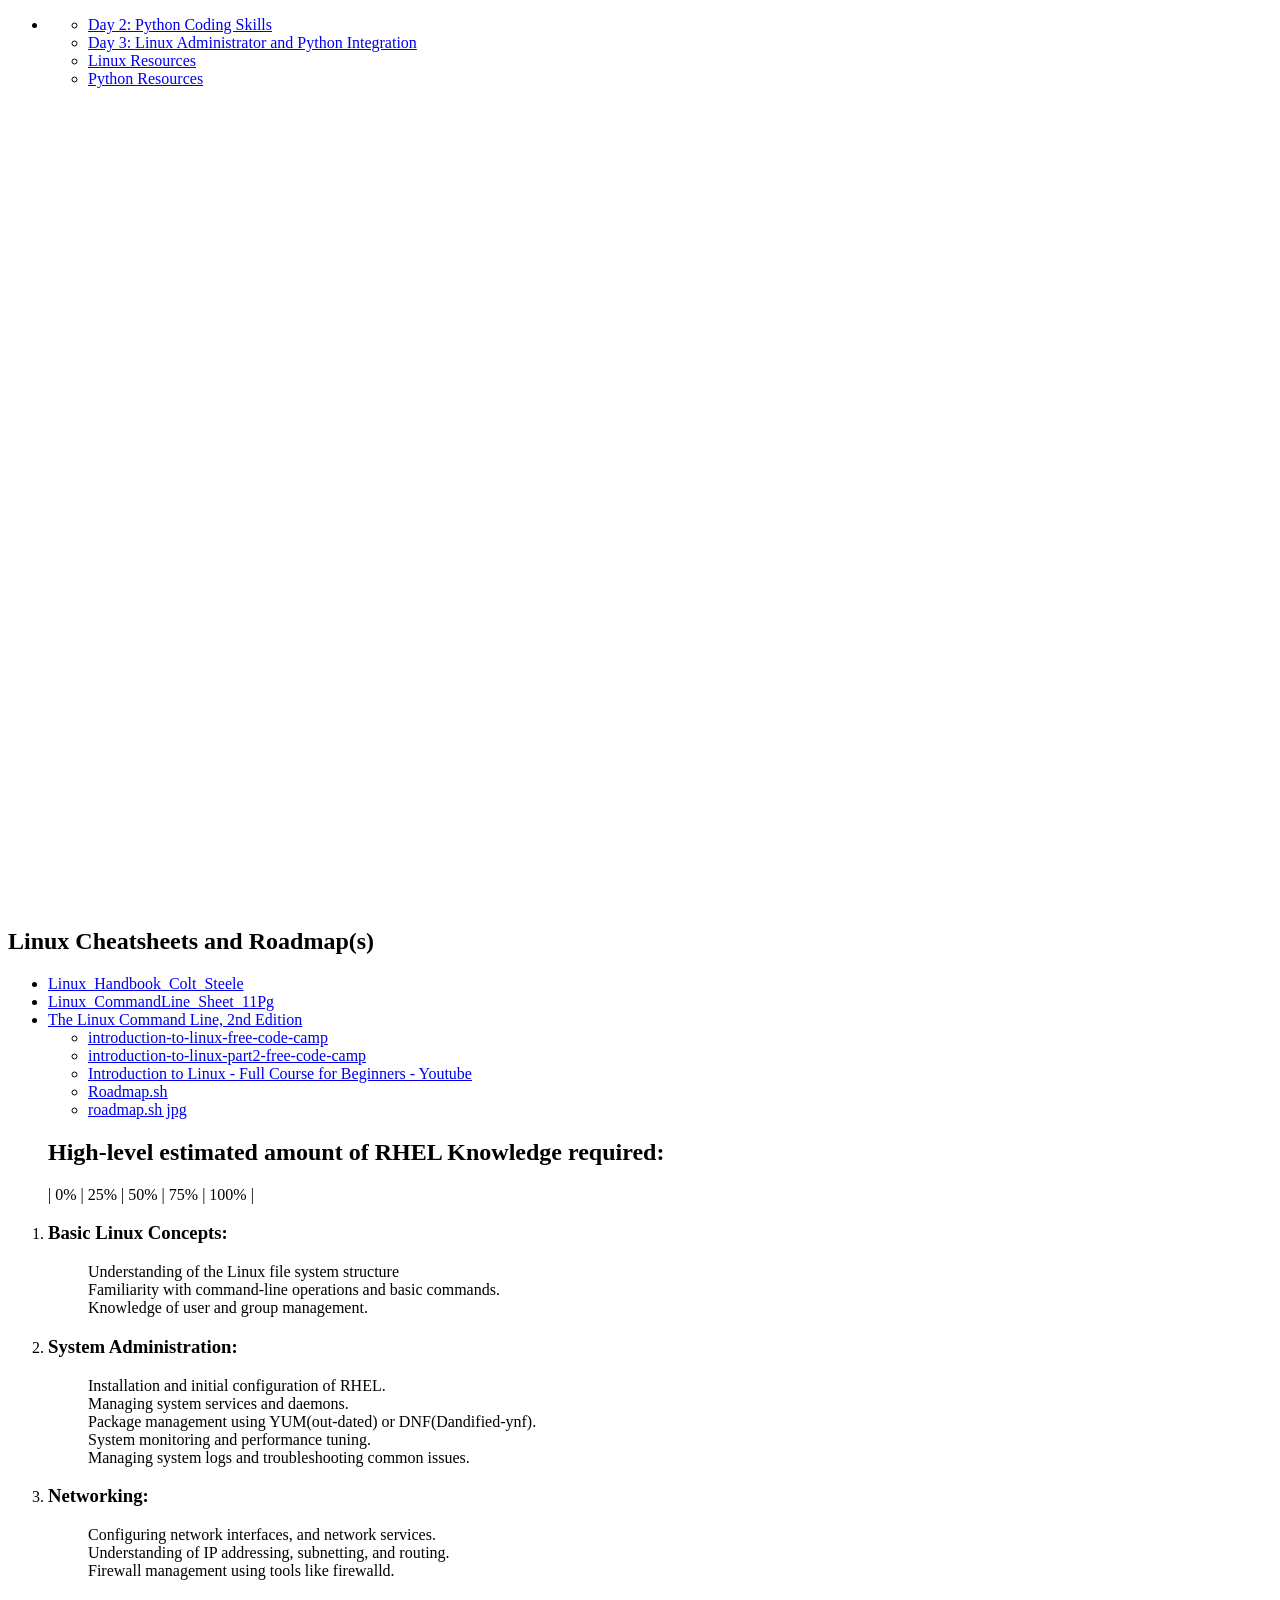
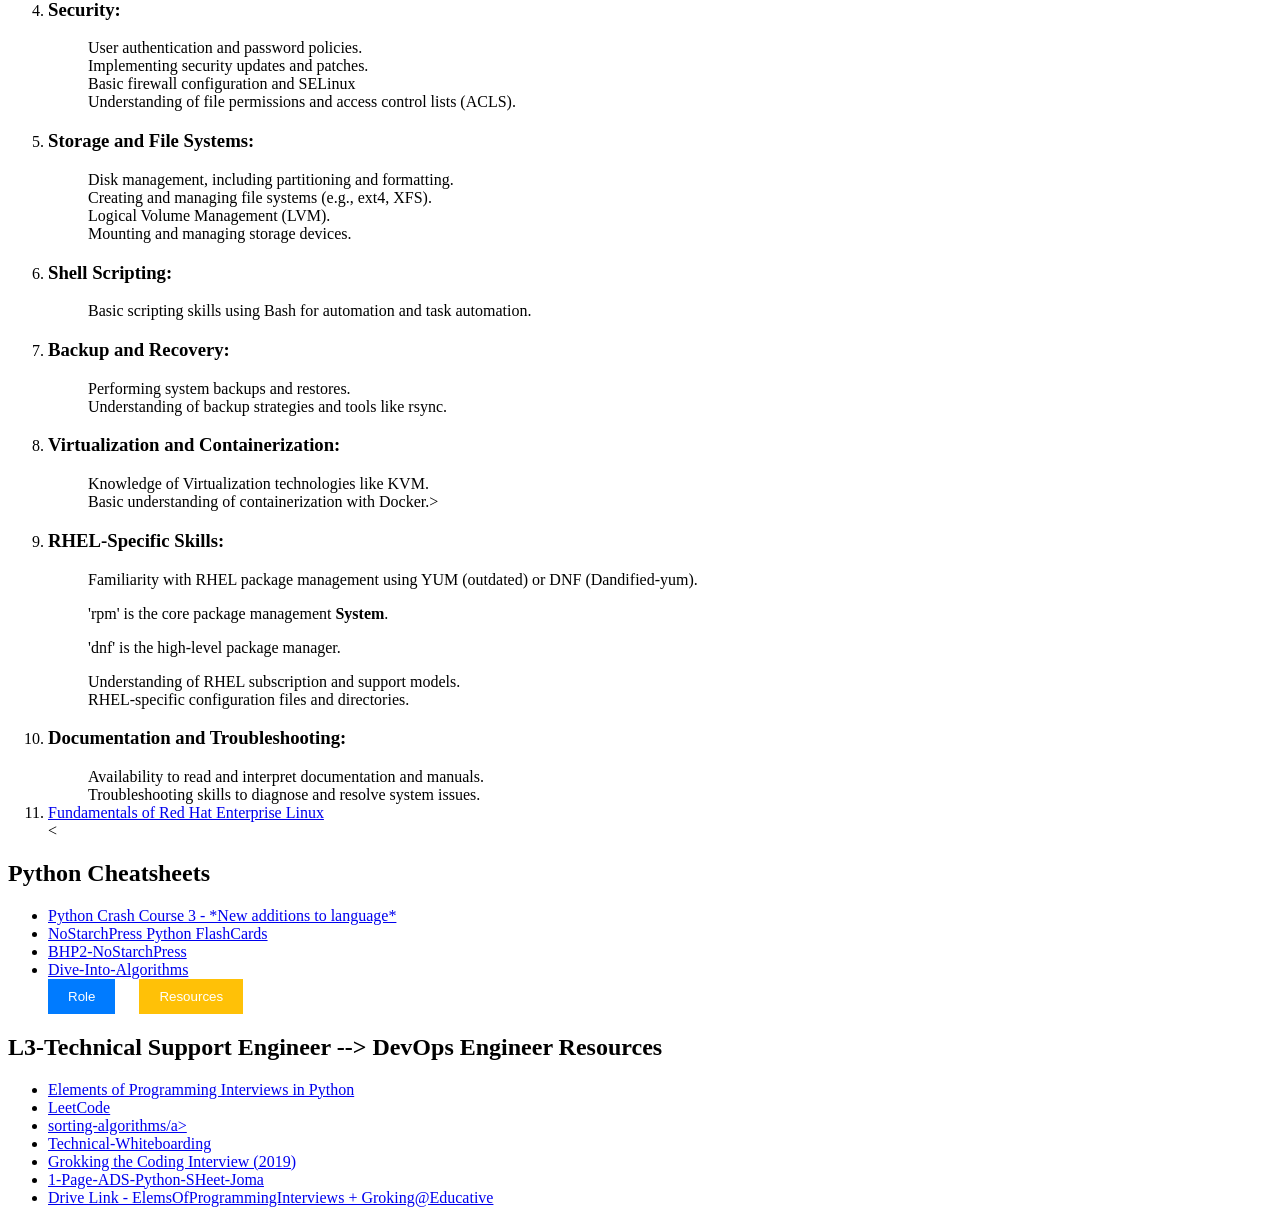
<file: portfolio-item06.html>
<!DOCTYPE html>
<html>

<head>
  <meta charset="utf-8">
  <meta name="viewport" content="width=device-width, initial-scale=1.0">
  <title>Linux-Python-timetable</title>
  <link rel="stylesheet" href="https://stackedit.io/style.css" />
</head>

<body class="stackedit">

<!-- Linux Administrator Study  -->

  <div class="stackedit__left">
    <div class="stackedit__toc">

      <ul>
        <li>
          <ul>
            <!-- <li><a href="#day-1-linux-administrator-study">Day 1: Linux Administrator Study</a></li> -->
            <li><a href="#day-2-python-coding-skills">Day 2: Python Coding Skills</a></li>
            <li><a href="#day-3-linux-administrator-and-python-integration">Day 3: Linux Administrator and Python
                Integration</a></li>
            <li><a href="#linux-resources">Linux Resources</a></li>
            <li><a href="#python-cheatsheets">Python Resources</a></li>
          </ul>
        </li>
      </ul>

    </div>
  </div>
  <div class="stackedit__right">
    <div class="stackedit__html">

      <iframe src="https://roadmap.sh/r/embed?id=660095776deb533d6e271a3d" width="100%" height="800px" frameBorder="0"
></iframe>
      <!-- <h2 id="day-1-linux-administrator-study">Day 1: Linux Administrator Study</h2>
      <ul>
        <li>8:00 AM - 9:30 AM: Linux Fundamentals</li>
        <li>9:30 AM - 9:45 AM: Short Break</li>
        <li>9:45 AM - 11:15 AM: User and Permission Management</li>
        <li>11:15 AM - 11:30 AM: Short Break</li>
        <li>11:30 AM - 1:00 PM: System Updates and Patch Management</li>
        <li>1:00 PM - 2:00 PM: Lunch Break</li>
        <li>2:00 PM - 3:30 PM: System Monitoring and Performance Optimization</li>
        <li>3:30 PM - 3:45 PM: Short Break</li>
        <li>3:45 PM - 5:15 PM: Backup and Recovery</li>
        <li>5:15 PM - 6:00 PM: Relaxation and Dinner</li>
      </ul>
      <h2 id="day-2-python-coding-skills">Day 2: Python Coding Skills</h2>
      <ul>
        <li>8:00 AM - 9:30 AM: Python Basics</li>
        <li>9:30 AM - 9:45 AM: Short Break</li>
        <li>9:45 AM - 11:15 AM: Conditional Statements and Loops</li>
        <li>11:15 AM - 11:30 AM: Short Break</li>
        <li>11:30 AM - 1:00 PM: Functions and Modules</li>
        <li>1:00 PM - 2:00 PM: Lunch Break</li>
        <li>2:00 PM - 3:30 PM: File Handling and Error Handling</li>
        <li>3:30 PM - 3:45 PM: Short Break</li>
        <li>3:45 PM - 5:15 PM: Python Projects</li>
        <li>5:15 PM - 6:00 PM: Relaxation and Dinner</li>
      </ul>
      <h2 id="day-3-linux-administrator-and-python-integration">Day 3: Linux Administrator and Python Integration</h2>
      <ul>
        <li>8:00 AM - 9:30 AM: Scripting and Automation in Linux</li>
        <li>9:30 AM - 9:45 AM: Short Break</li>
        <li>9:45 AM - 11:15 AM: Python for System Administration</li>
        <li>11:15 AM - 11:30 AM: Short Break</li>
        <li>11:30 AM - 1:00 PM: Networking Basics in Linux</li>
        <li>1:00 PM - 2:00 PM: Lunch Break</li>
        <li>2:00 PM - 3:30 PM: Security Management in Linux</li>
        <li>3:30 PM - 3:45 PM: Short Break</li>
        <li>3:45 PM - 5:15 PM: Review and Self-Assessment</li>
        <li>5:15 PM - 6:00 PM: Relaxation and Dinner</li>
      </ul> -->


      <h2 id="linux-resources">Linux Cheatsheets and Roadmap(s)</h2>
      <ul>
        <li><a href="files/linux-handbook.pdf" target="_blank">Linux_Handbook_Colt_Steele</a></li>
        <li><a href="files/LinuxCommandLineCheatSheet.pdf" target="_blank">Linux_CommandLine_Sheet_11Pg</a></li>
        <li><a href="files/no-starch-press.pdf" target="_blank">The Linux Command Line, 2nd Edition</a></li>
        <ul title="Free-code-camp-link">

          <li><a href="https://www.freecodecamp.org/news/introduction-to-linux/"
              target="_blank">introduction-to-linux-free-code-camp</a></li>
          <li><a href="https://www.freecodecamp.org/news/introduction-to-linux-part-2/"
              target="_blank">introduction-to-linux-part2-free-code-camp</a></li>
          <li><a href="https://www.youtube.com/watch?v=sWbUDq4S6Y8" target="_blank">Introduction to Linux - Full Course
              for Beginners - Youtube</a></li>
              <li><a href="https://roadmap.sh/ai?id=65f489b1275ac16edcb33a48" target="_blank">Roadmap.sh</a></li>
              <li><a href="files/Linux-System-Administration-roadmap.jpg" target="_blank">roadmap.sh jpg</a></li>
              
        </ul>
      </ul>
      <ol>
        <h2>High-level estimated amount of RHEL Knowledge required:</h2>
        | 0% | 25% | 50% | 75% | 100% |
        
        <li>
          <h3>Basic Linux Concepts:</h3>
          <ul>Understanding of the Linux file system structure</ul>
          <ul>Familiarity with command-line operations and basic commands.</ul>
          <ul>Knowledge of user and group management.</ul>
        </li>
        
        <li>
          <h3>System Administration:</h3> 
          <ul>Installation and initial configuration of RHEL.</ul>
          <ul>Managing system services and daemons.</ul>
          <ul>Package management using YUM(out-dated) or DNF(Dandified-ynf).</ul>
          <ul>System monitoring and performance tuning.</ul>
          <ul>Managing system logs and troubleshooting common issues.</ul>
        </li>

        <li>
          <h3>Networking:</h3>
          <ul>Configuring network interfaces, and network services.</ul>
          <ul>Understanding of IP addressing, subnetting, and routing.</ul>
          <ul>Firewall management using tools like firewalld.</ul>
          </li>

        <li>
          <h3>Security:</h3>
          <ul>User authentication and password policies.</ul>
          <ul>Implementing security updates and patches.</ul>
          <ul>Basic firewall configuration and SELinux</ul>
          <ul>Understanding of file permissions and access control lists (ACLS).</ul>
        </li>

        <li>
          <h3>Storage and File Systems:</h3>
          <ul>Disk management, including partitioning and formatting.</ul>
          <ul>Creating and managing file systems (e.g., ext4, XFS).</ul>
          <ul>Logical Volume Management (LVM).</ul>
          <ul>Mounting and managing storage devices.</ul>
        </li>

        <li>
          <h3>Shell Scripting:</h3>
          <ul>Basic scripting skills using Bash for automation and task automation.</ul>
      </li>

        <li>
          <h3>Backup and Recovery:</h3>
          <ul>Performing system backups and restores.</ul>
          <ul>Understanding of backup strategies and tools like rsync.</ul>
        </li>

        <li>
          <h3>Virtualization and Containerization:</h3>
          <ul>Knowledge of Virtualization technologies like KVM.</ul>
          <ul>Basic understanding of containerization with Docker.></ul>
        </li>

        <li>
          <h3>RHEL-Specific Skills:</h3>
          <ul>Familiarity with RHEL package management using YUM (outdated) or DNF (Dandified-yum).
            <p>'rpm' is the core package management <strong>System</strong>.</p>
            <p>'dnf' is the high-level package manager.</p>
          </ul>
          <ul>Understanding of RHEL subscription and support models.</ul>
          <ul>RHEL-specific configuration files and directories.</ul>
        </li>

        <li>
          <h3>Documentation and Troubleshooting:</h3>
          <ul>Availability to read and interpret documentation and manuals.</ul>
          <ul>Troubleshooting skills to diagnose and resolve system issues.</ul>
          

        <li><a href="files/Student_Guide-Fundamentals_of_Red_Hat_Enterprise_Linux.pdf">Fundamentals of Red Hat Enterprise Linux</a></li>
        <</li>
      </ol>

      <h2 id="python-cheatsheets">Python Cheatsheets</h2>
      <ul>
        <li><a href="files/PCC3.pdf" target="_blank">Python Crash Course 3 - *New additions to language*</a></li>
        <li><a href="files/Python Flash Cards_ Syntax, Concepts, and Examples (2019, No Starch Press) - libgen.li.pdf"
            target="_blank">NoStarchPress Python FlashCards</a></li>

        <li><a href="files/black-hat-python-2.pdf" target="_blank">BHP2-NoStarchPress</a></li>
        <li><a href="files/DiveIntoAlgorithms.pdf" target="_blank">Dive-Into-Algorithms</a></li>
        
        <a href="https://www.aboutdaud.tech/portfolio-item05.html" style="text-decoration: none;">
          <button style="padding: 10px 20px; background-color: #007BFF; color: #fff; border: none; cursor: pointer;">
            Role
          </button>
        </a>
        <a href="https://www.aboutdaud.tech/portfolio-item06.html" style="text-decoration: none;">
          <button
            style="padding: 10px 20px; background-color: #FFC107; color: #fff; border: none; cursor: pointer; margin-left: 20px;">
            Resources
          </button>
        </a>
      </ul>


      <h2 id="L3-Skyvera-roadway-to DevOps($100/hr)">L3-Technical Support Engineer --> DevOps Engineer Resources</h2>
      <ul>
        <li><a href="#" target="_blank">Elements of Programming Interviews in Python</a></li>
        <li><a href="#" target="_blank">LeetCode</a></li>

        <li><a href="https://www.codecademy.com/learn/sorting-algorithms/modules/cs-bubble-sort/cheatsheet" target="_blank">sorting-algorithms/a></li>
        <li><a href="https://www.codecademy.com/learn/technical-interview-practice-python/modules/technical-interview-techniques-dynamic-programming/cheatsheet" target="_blank">Technical-Whiteboarding</a></li>
        <li><a href="#" target="_blank">Grokking the Coding Interview (2019)</a></li>
        <li><a href="https://intellipaat.com/mediaFiles/2019/02/Python-Data-structures-cheat-sheet.pdf" target="_blank">1-Page-ADS-Python-SHeet-Joma</a></li>
        <li><a href="https://drive.google.com/drive/folders/1JR4Jm4_XyY2hJrpz9d4xJ7KYVlwT1X4A?usp=sharing" target="_blank">Drive Link - ElemsOfProgrammingInterviews + Groking@Educative</a></li>
      </ul>

    </div>
  </div>


</body>

</html>
</file>
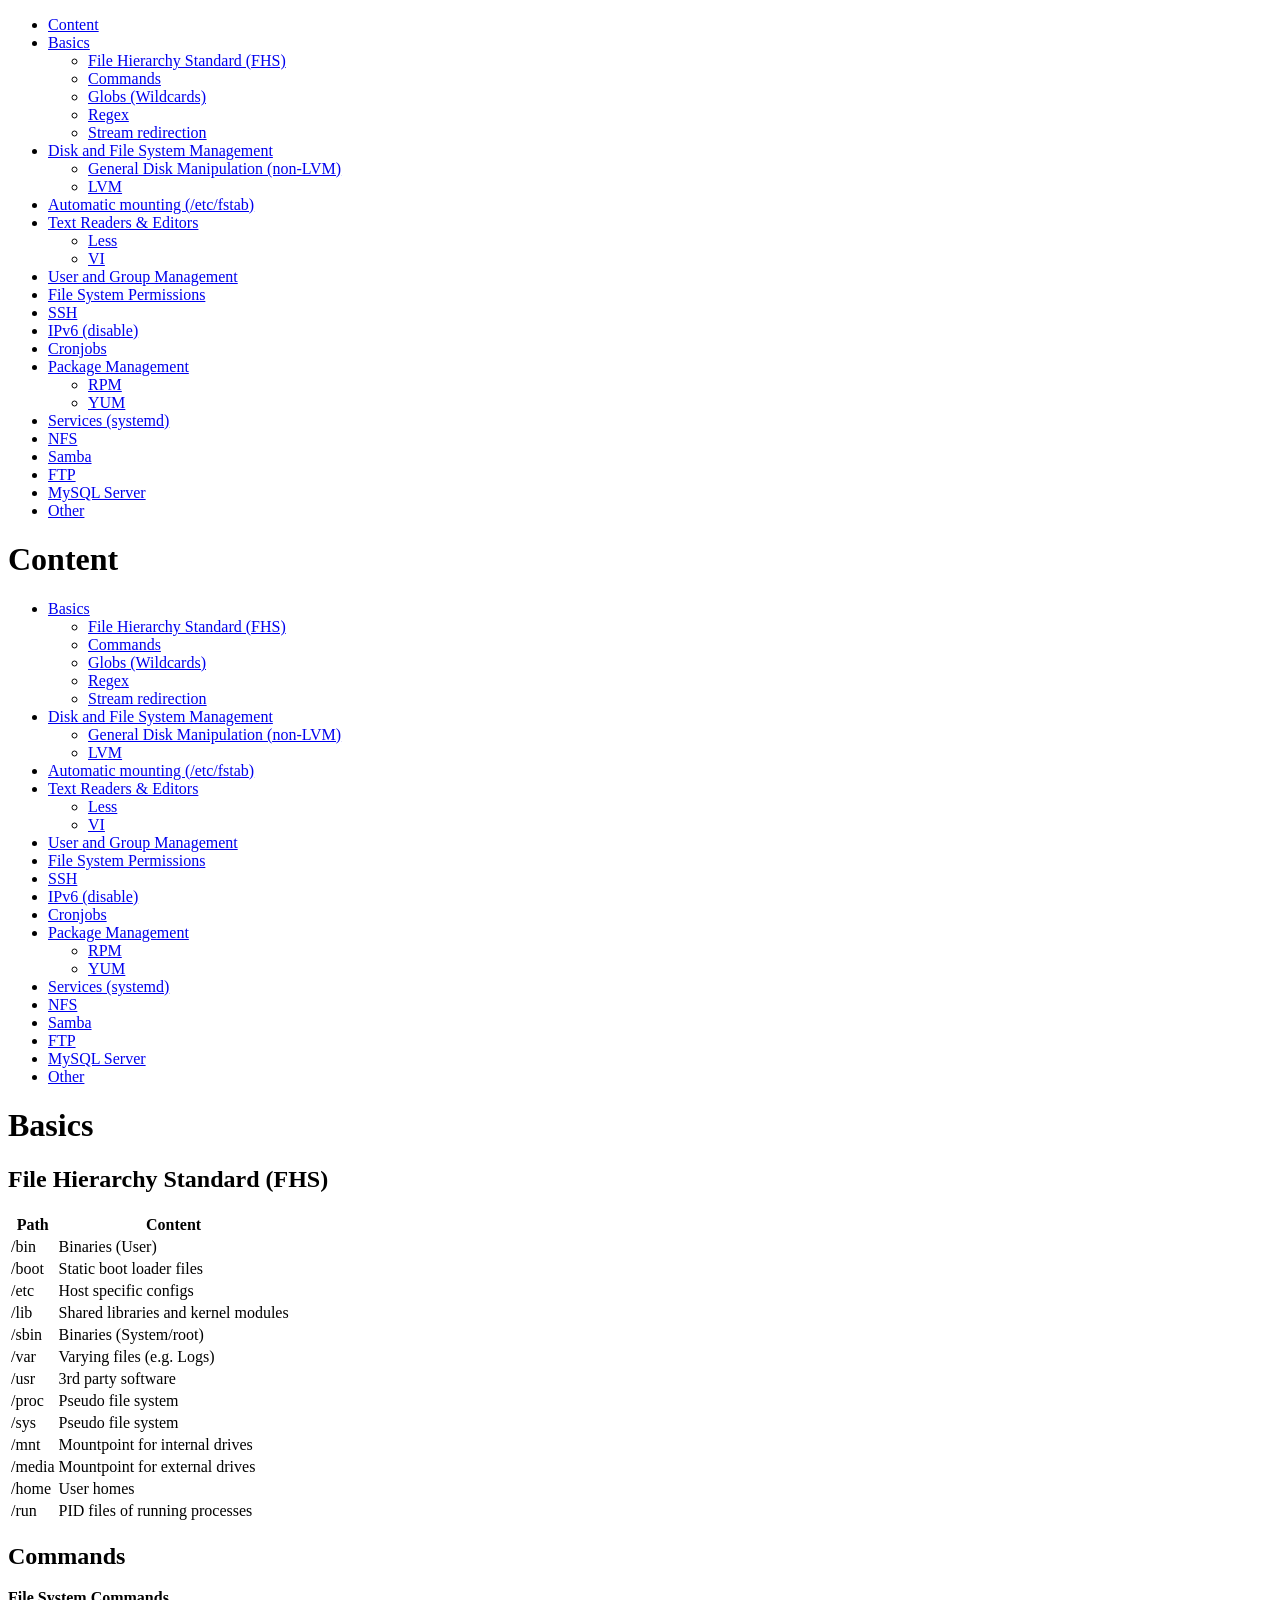
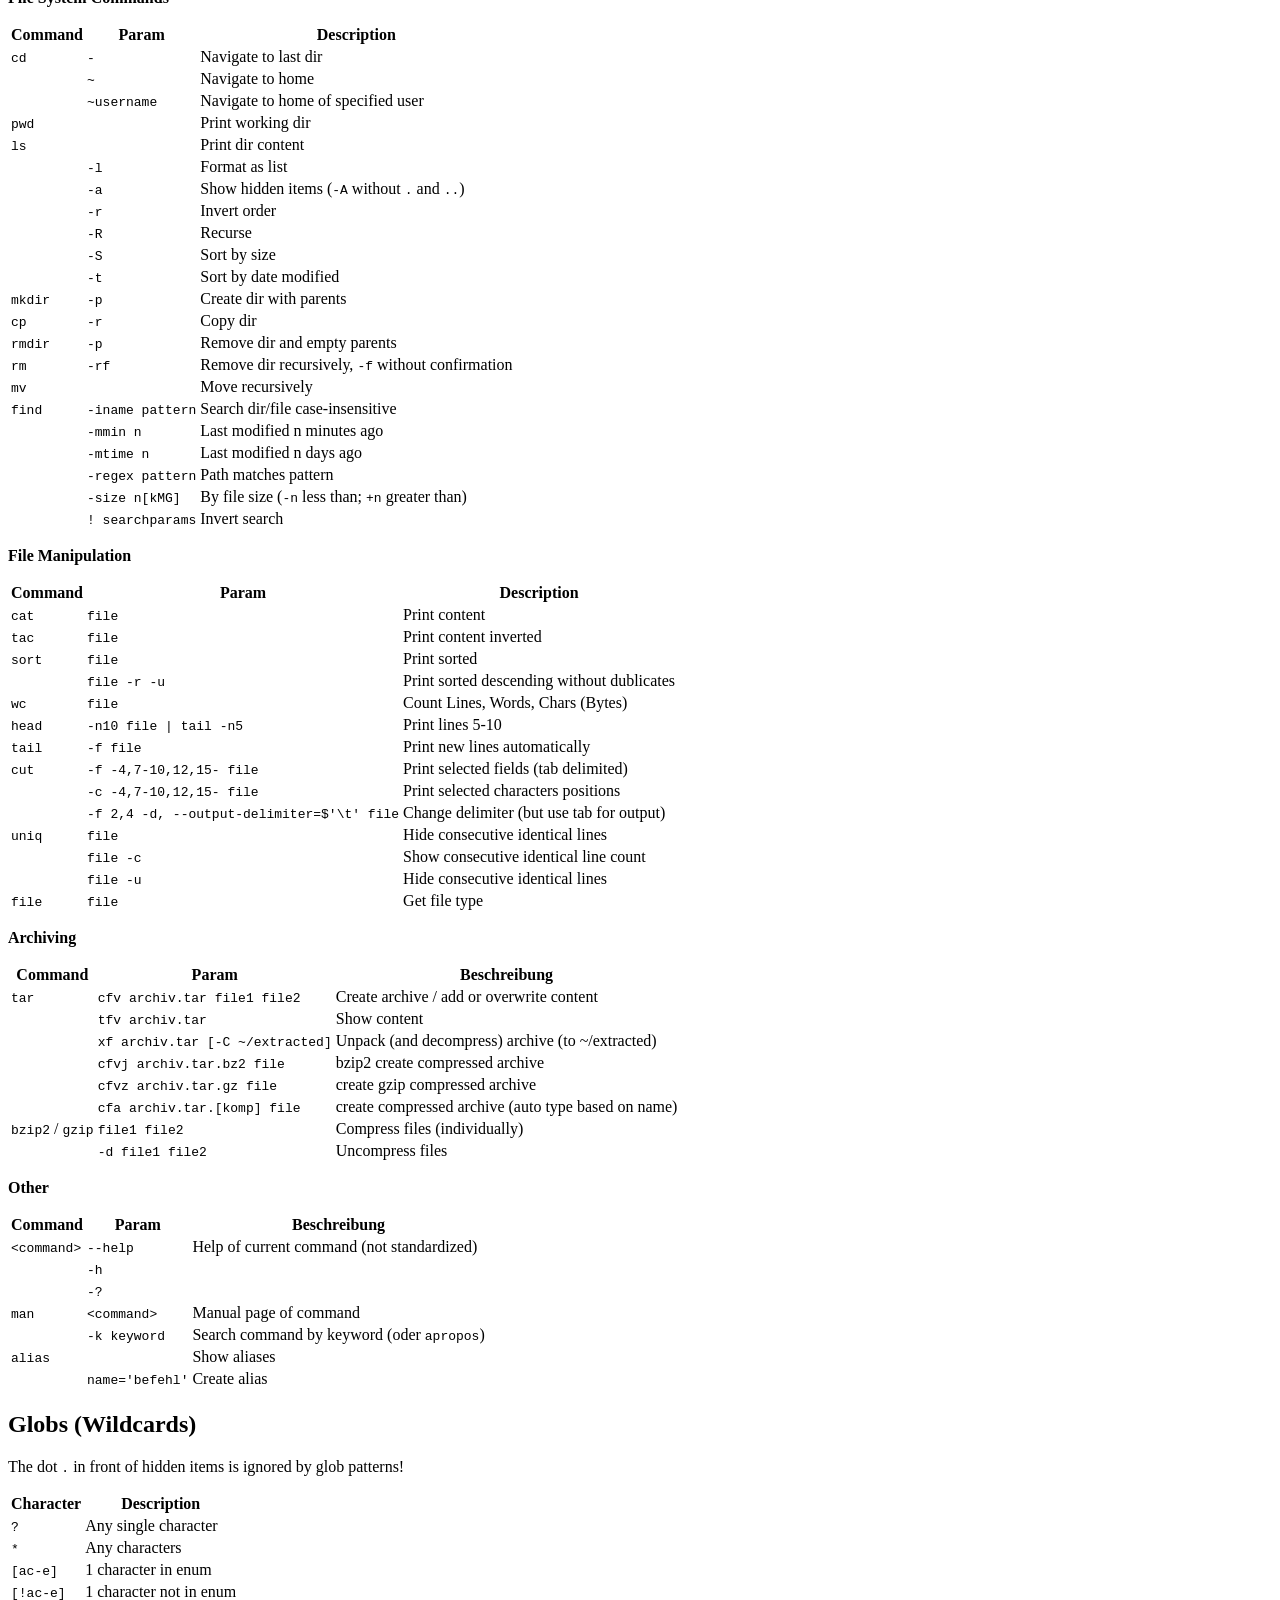
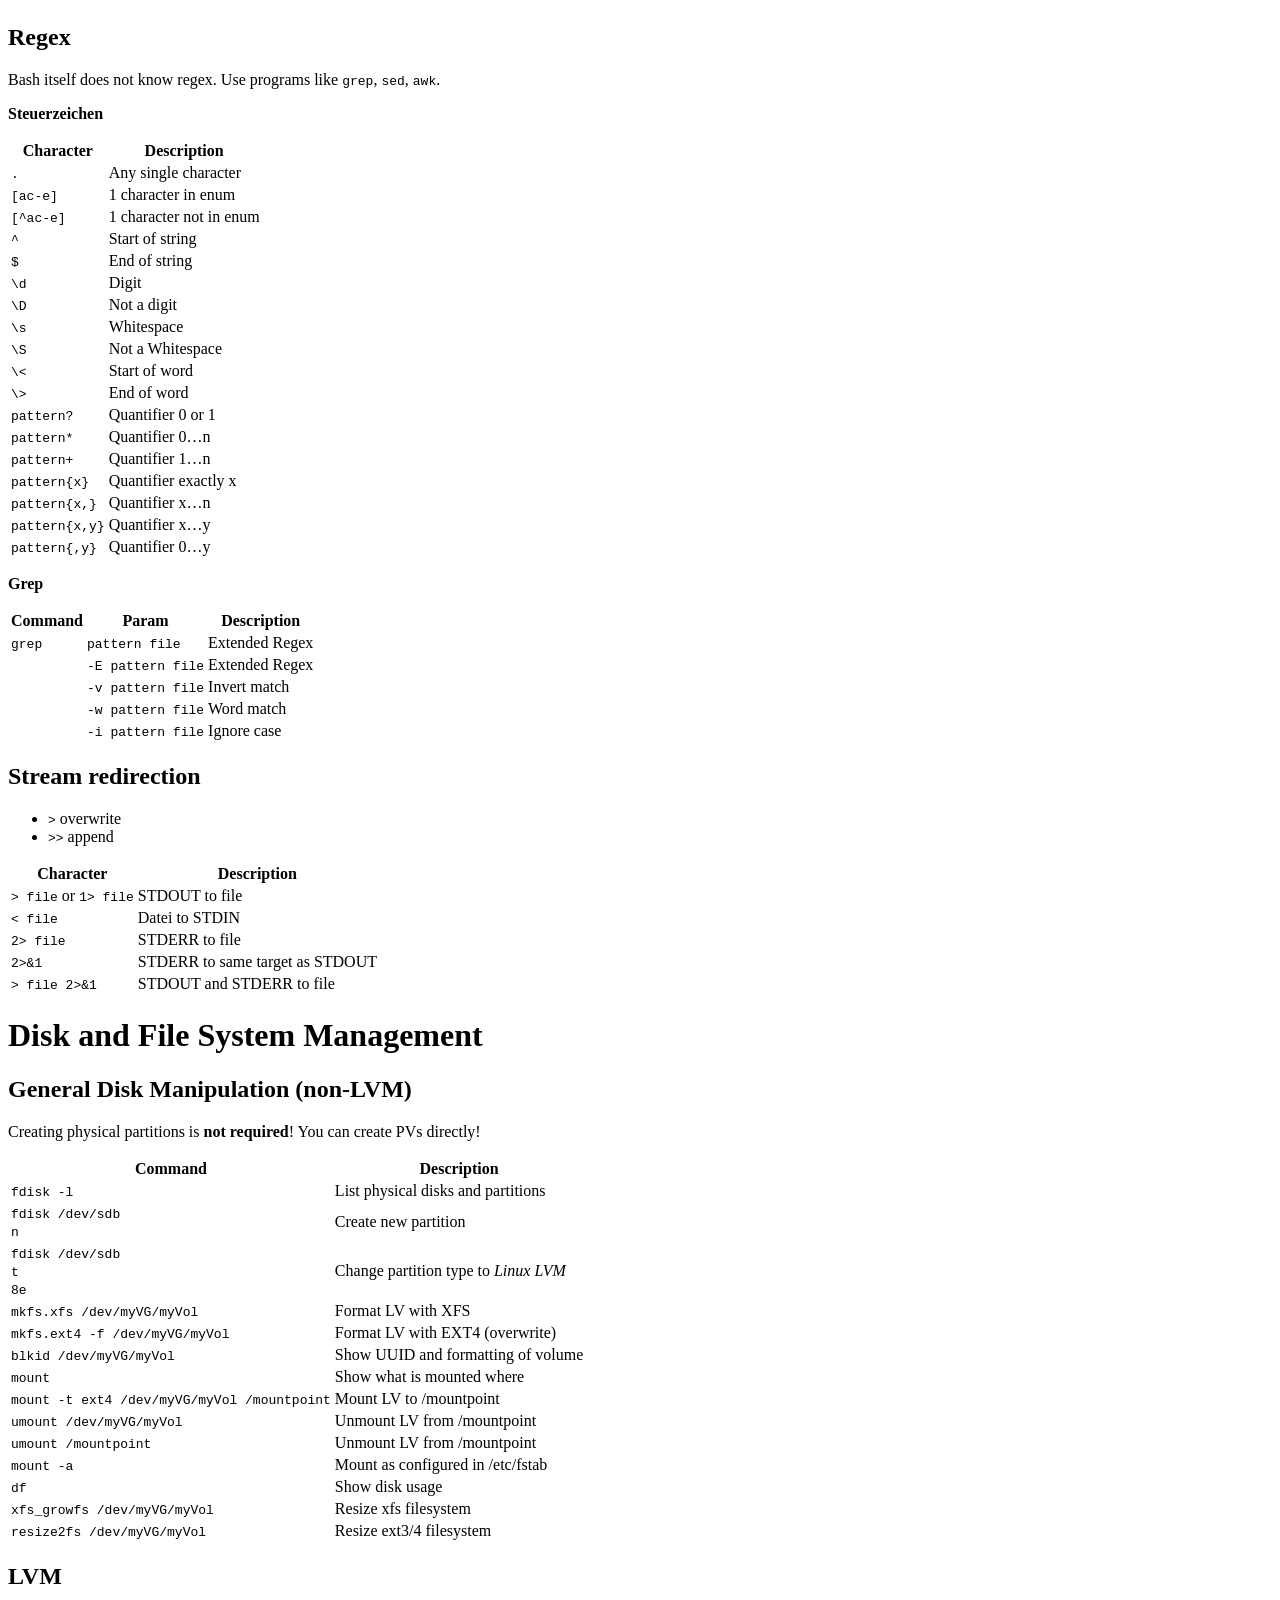
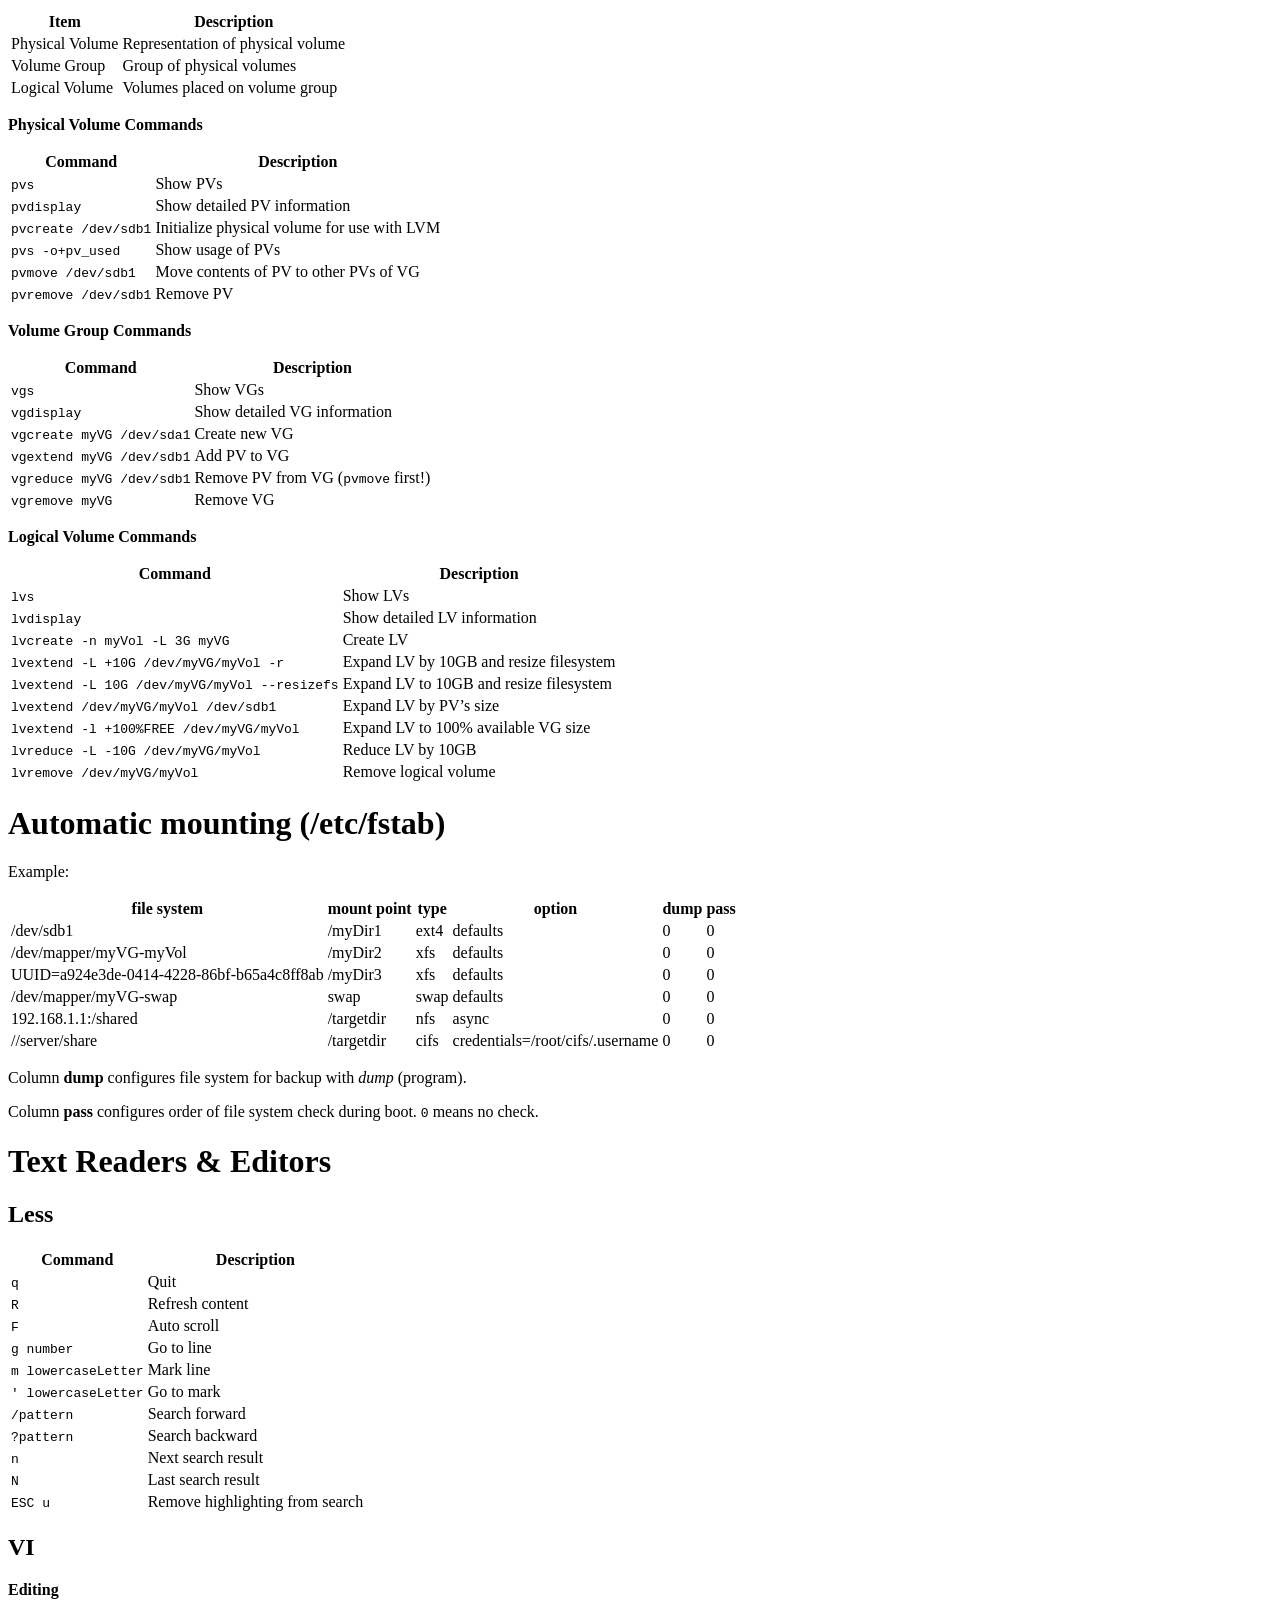
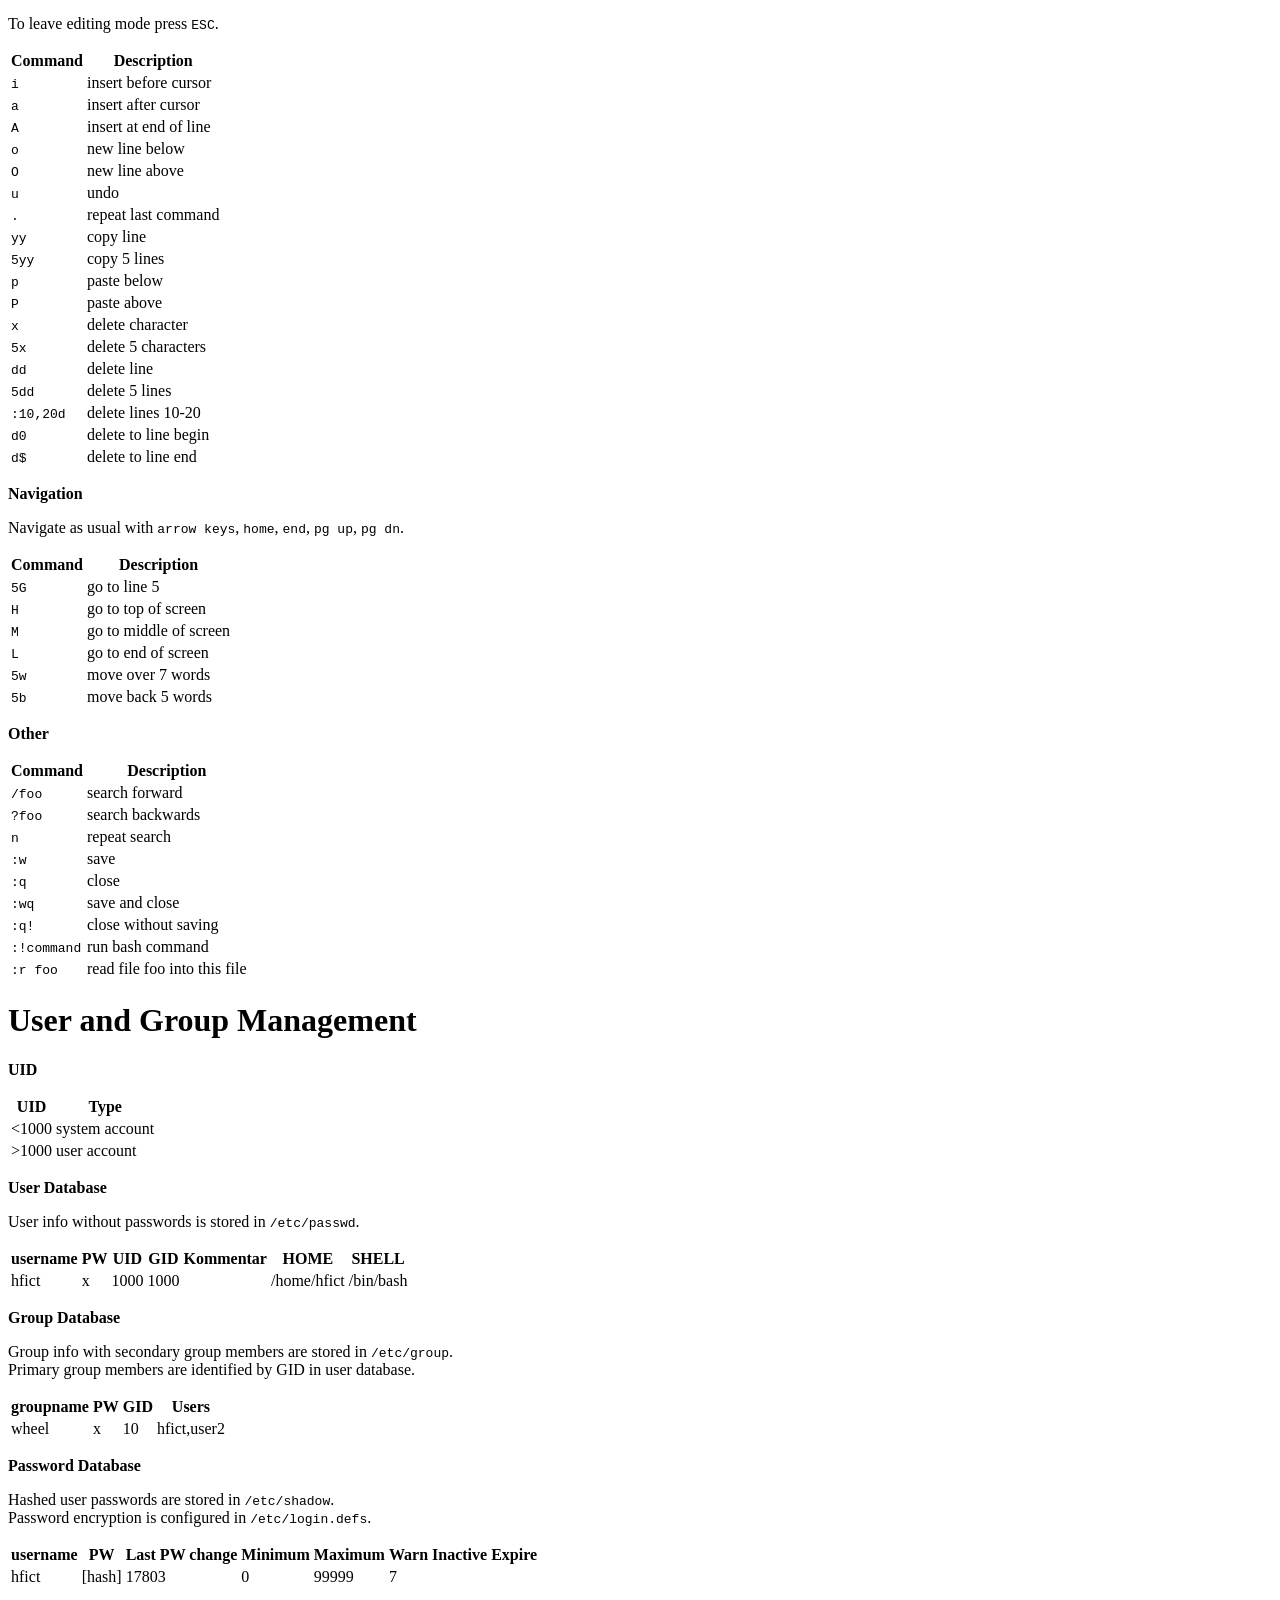
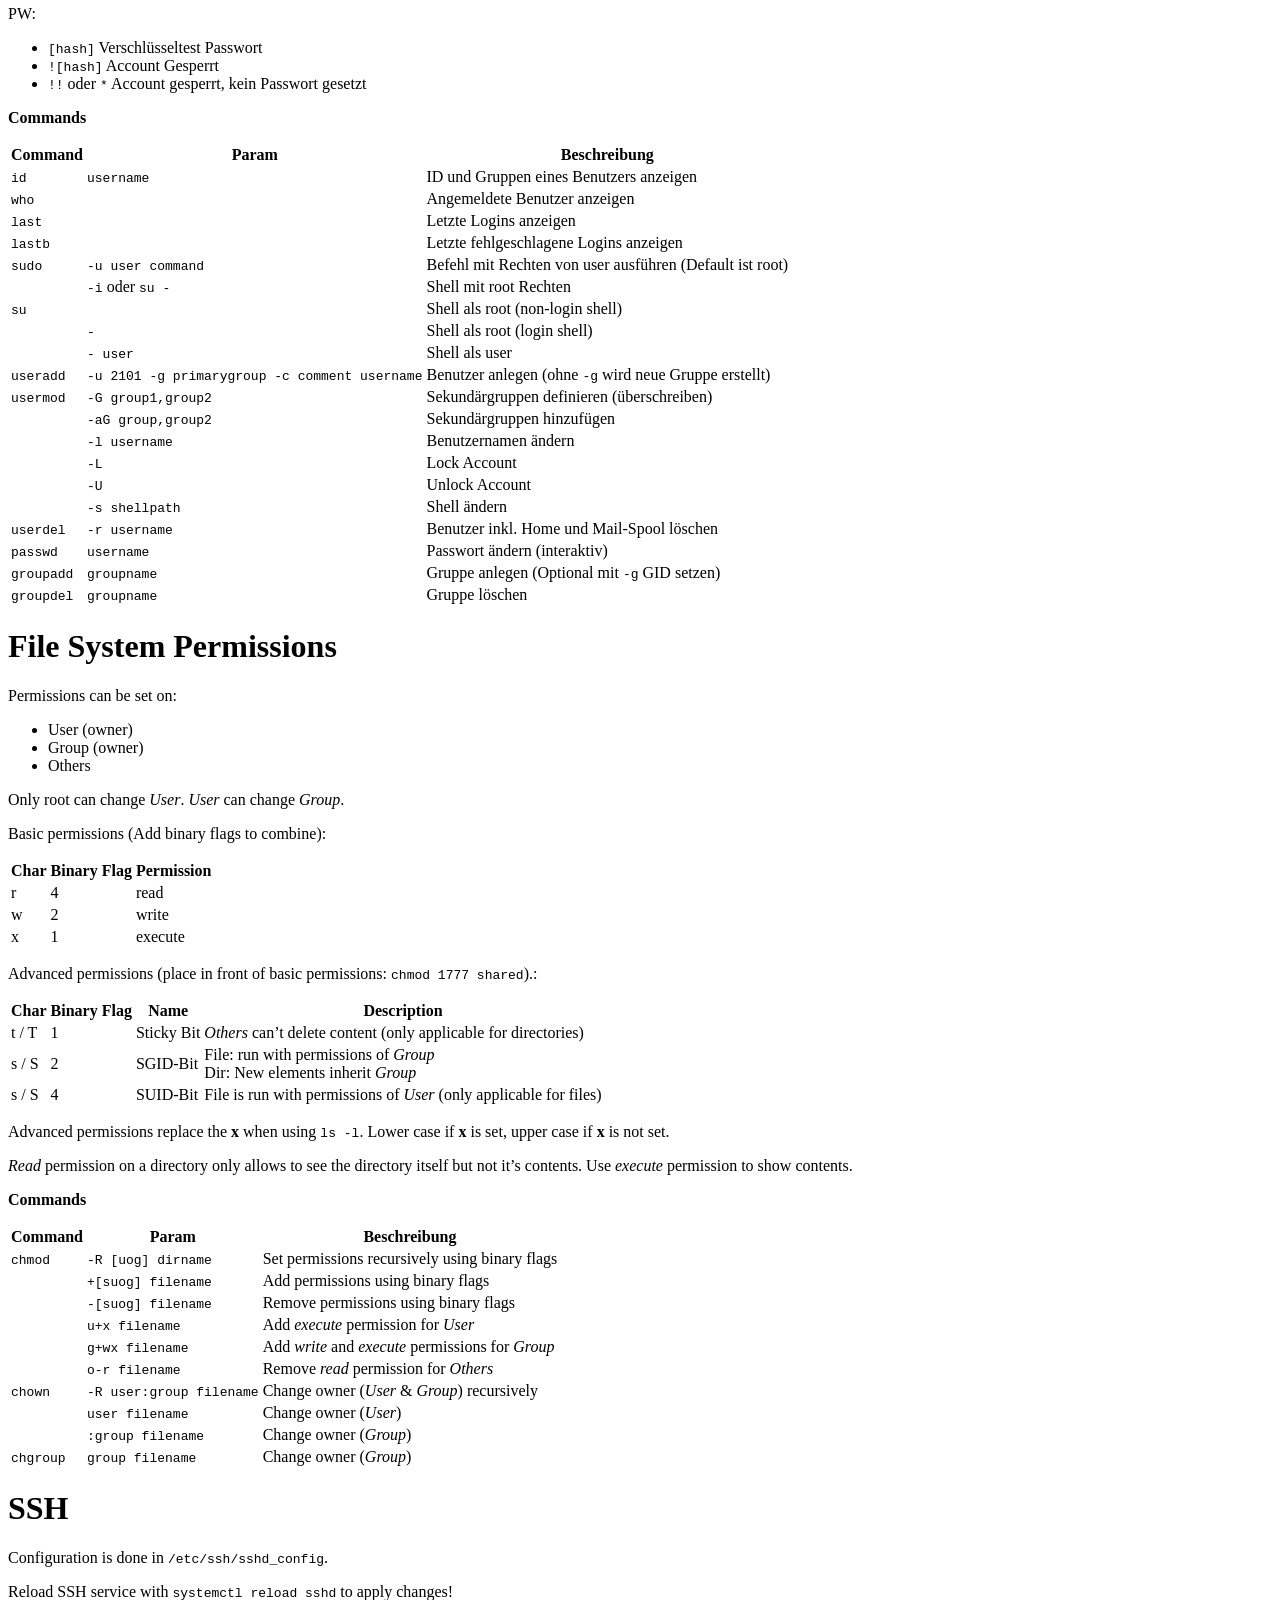
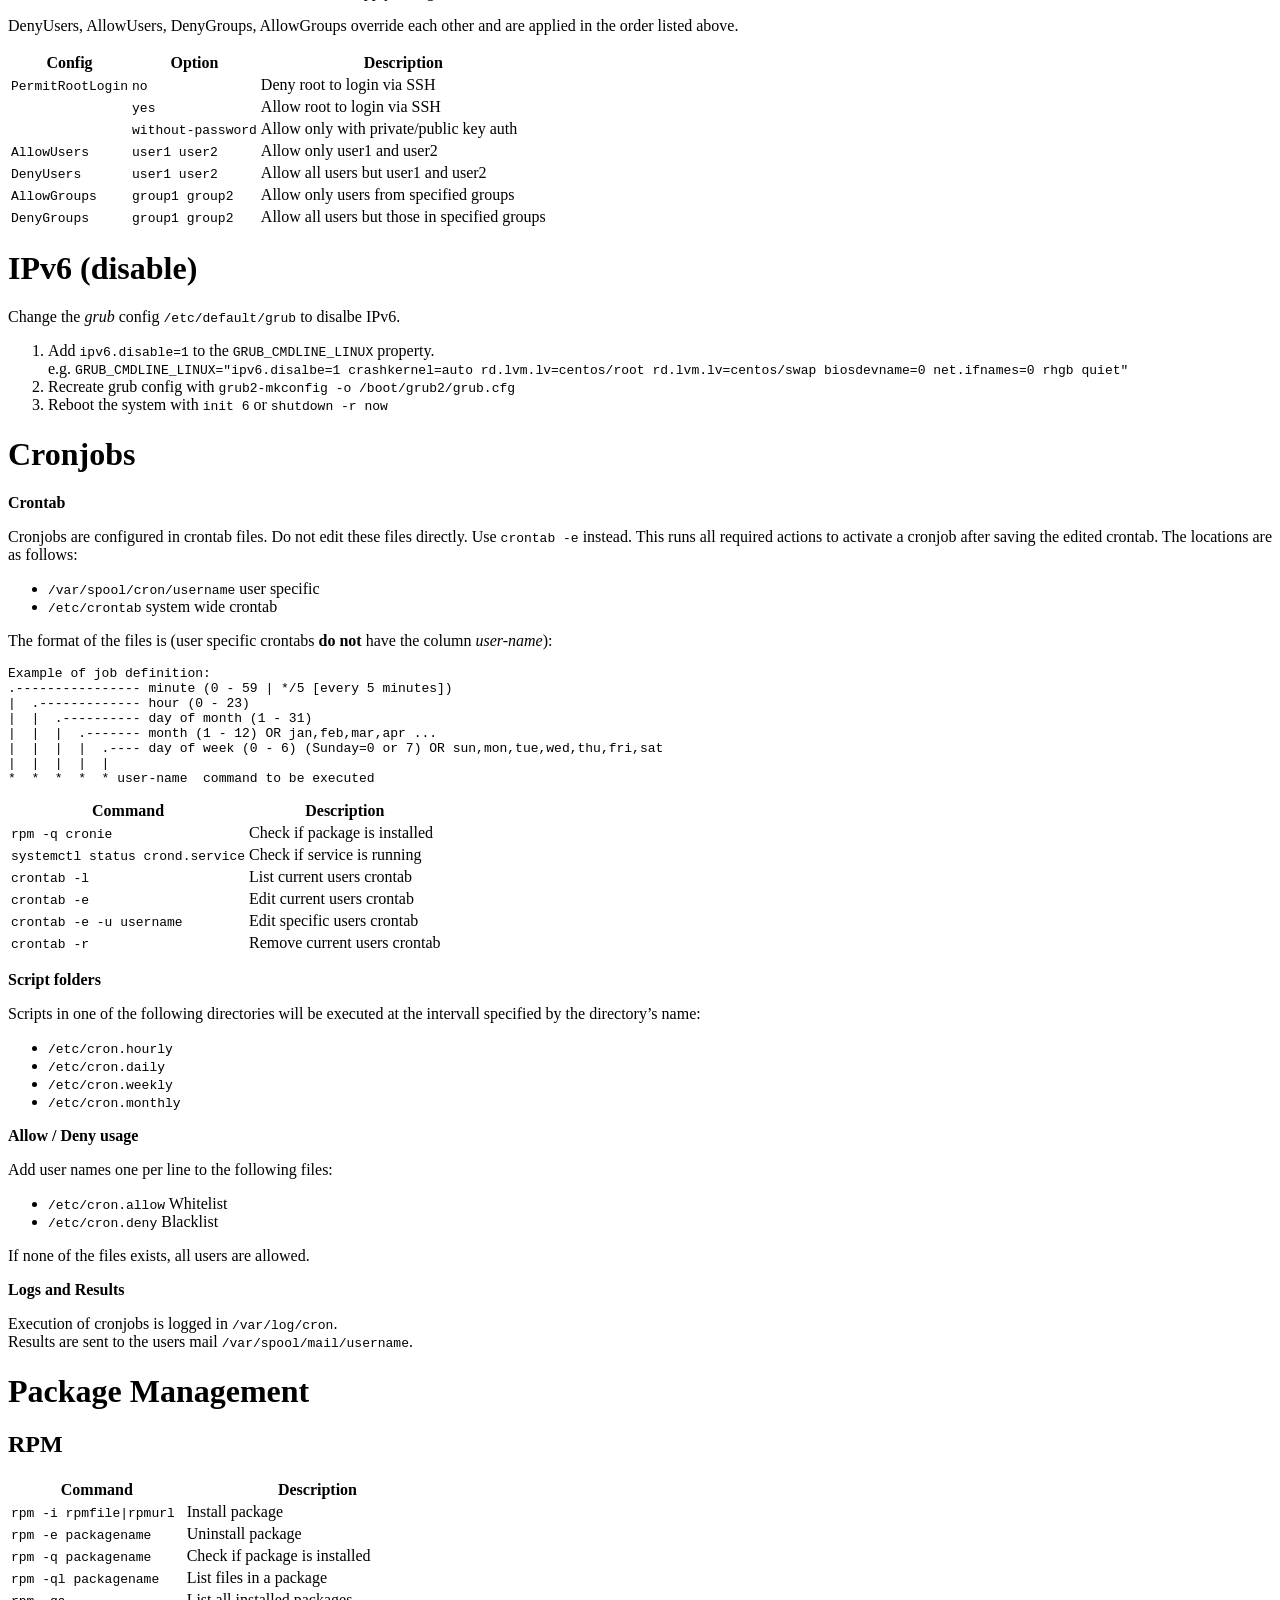
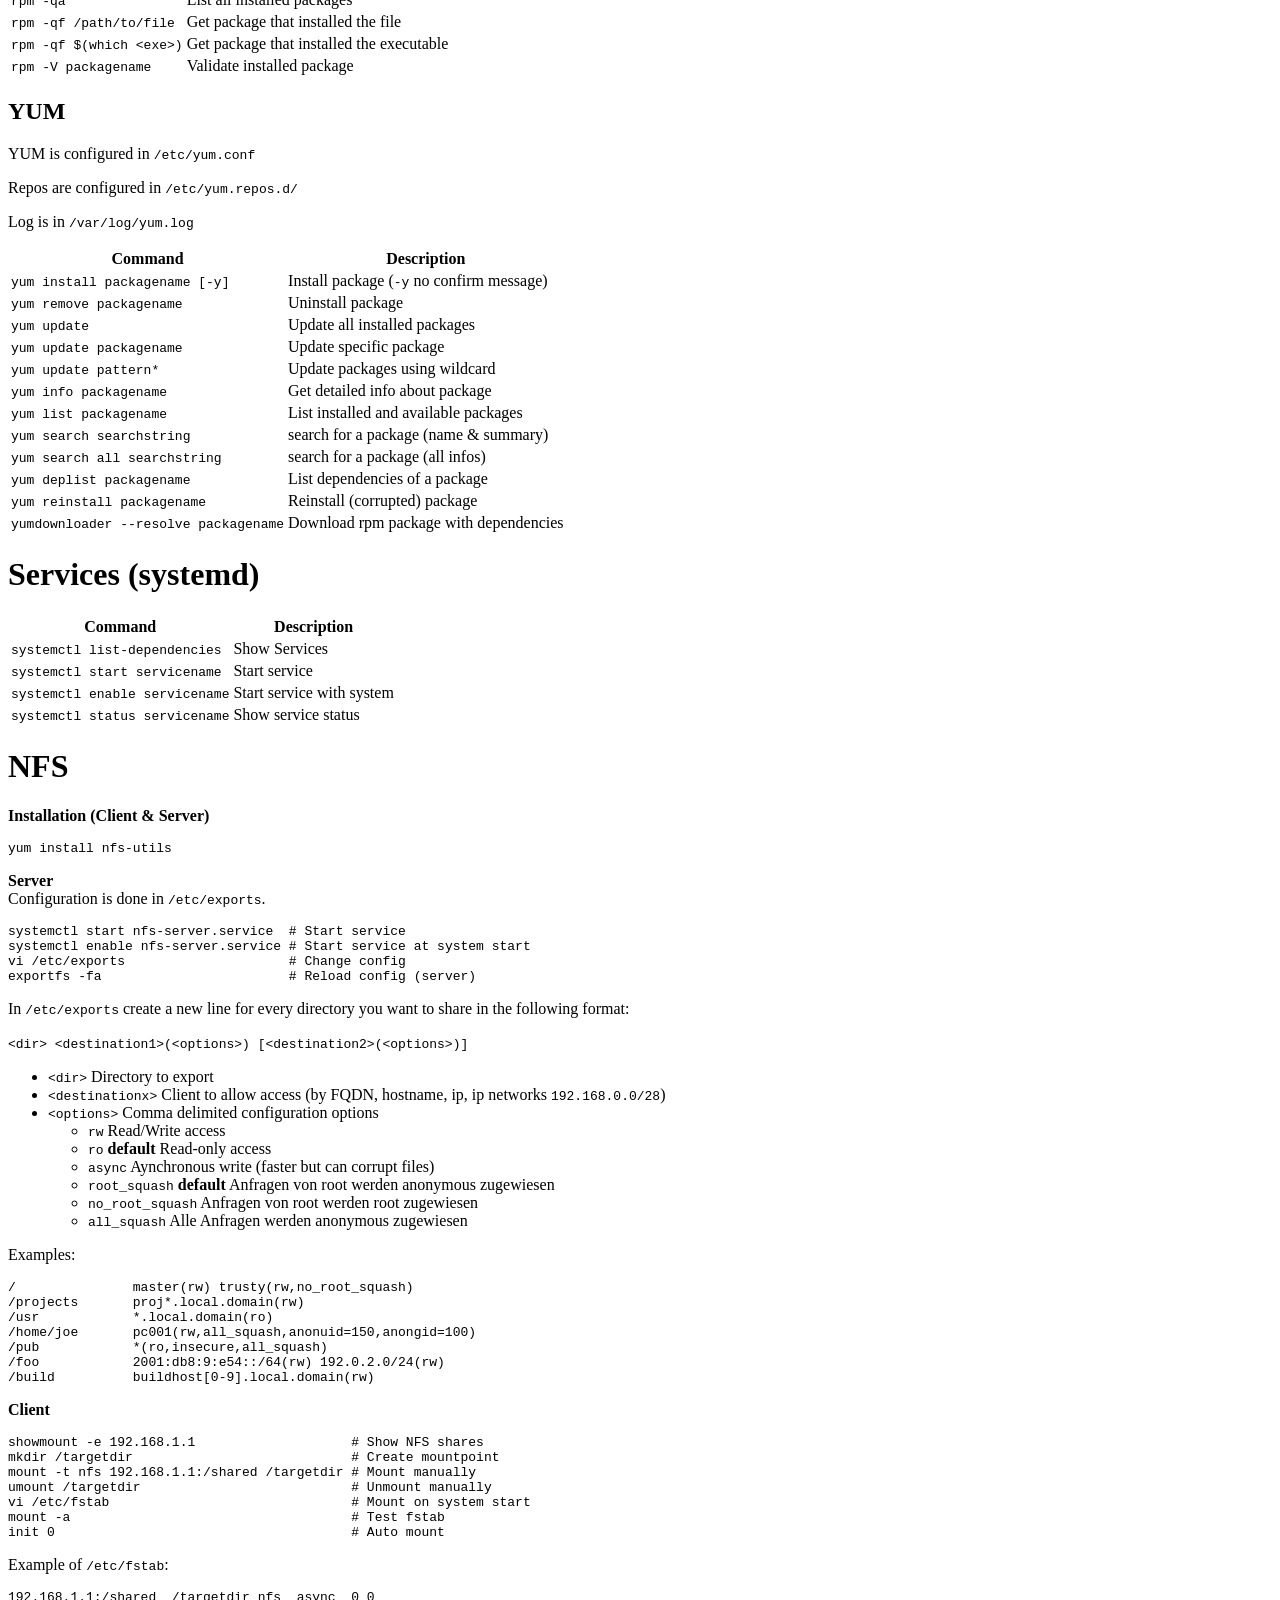
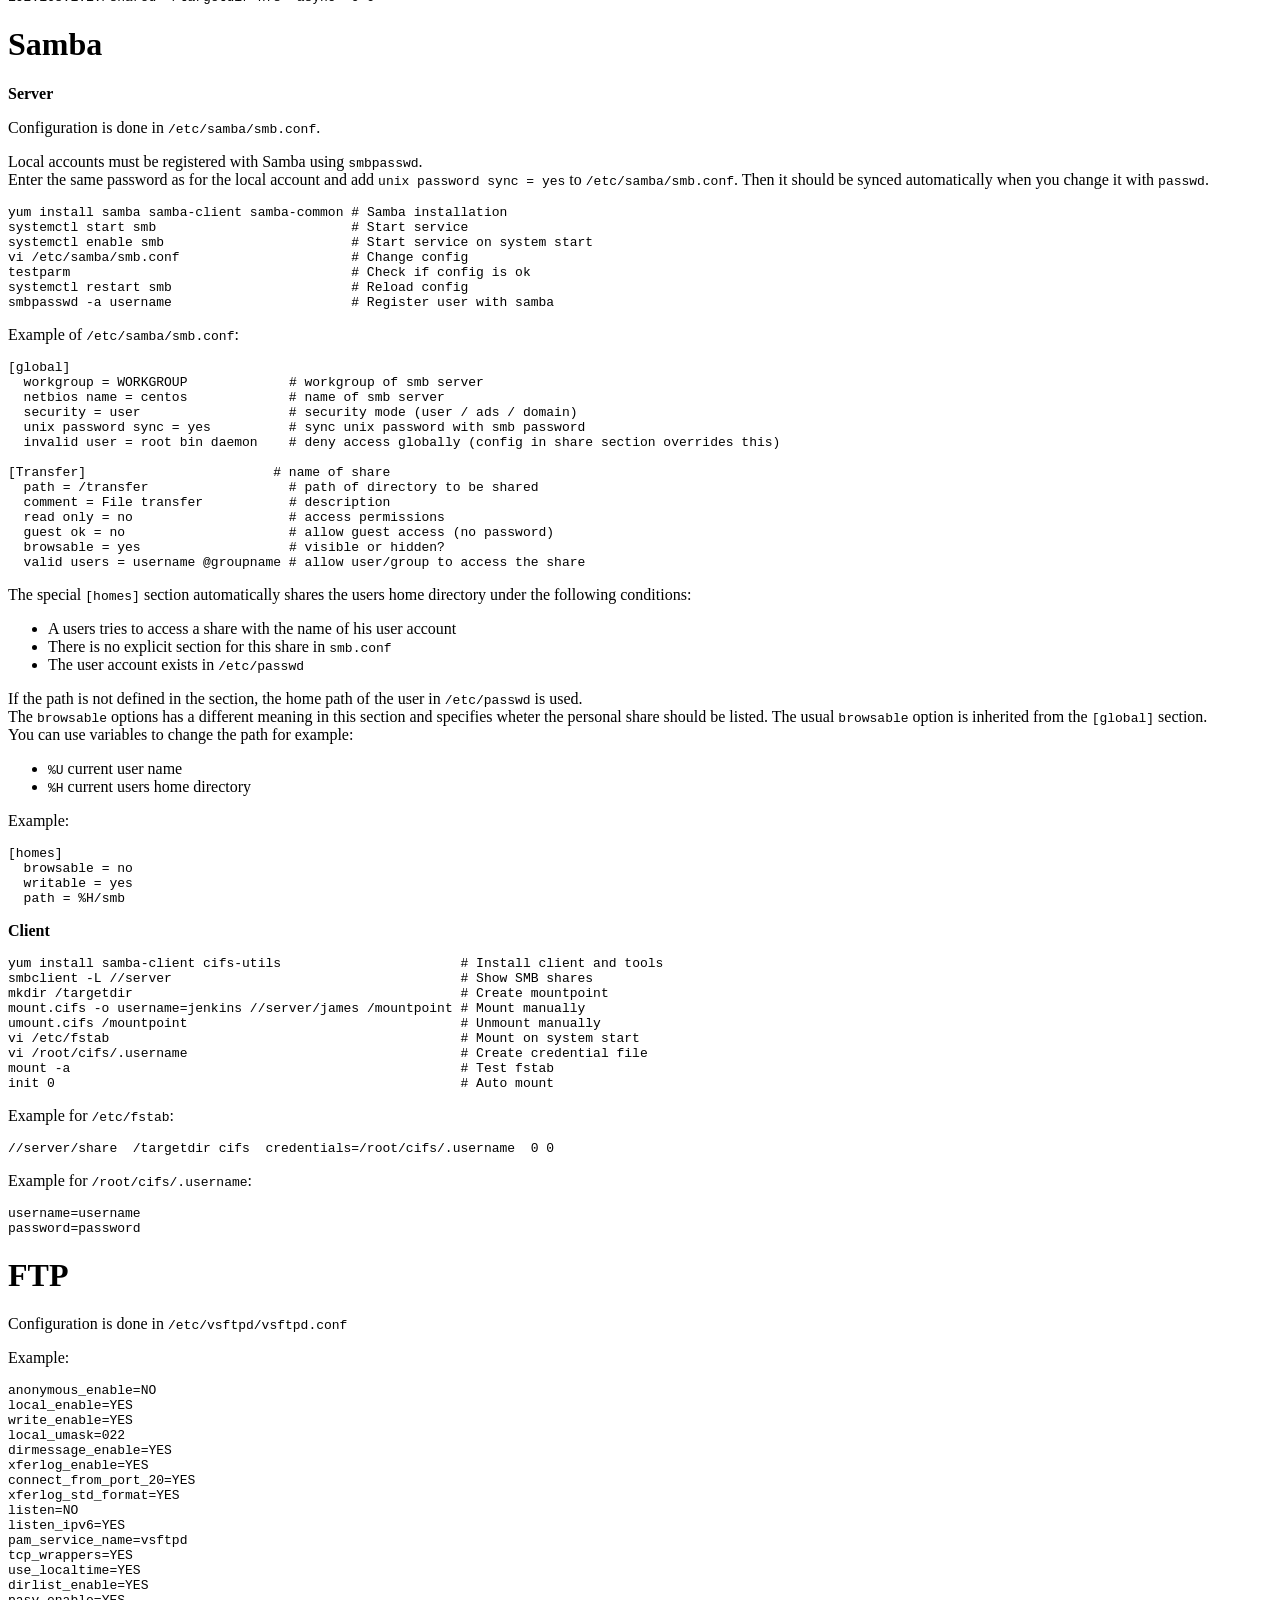
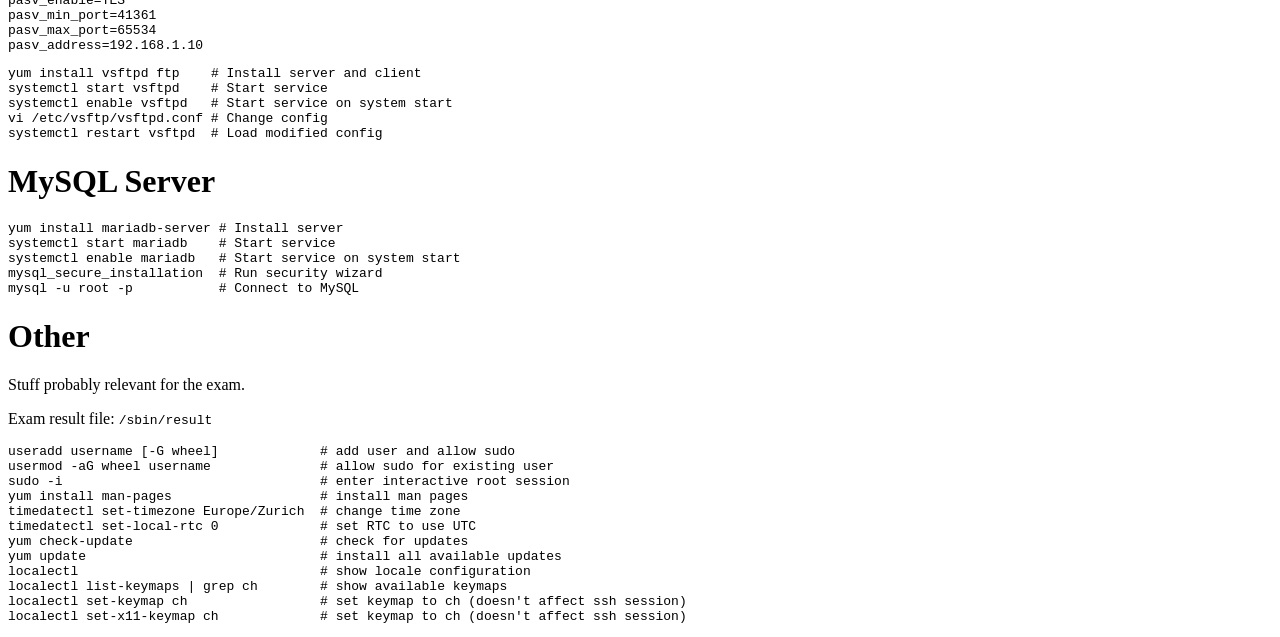
<file: portfolio-item07.html>
<!DOCTYPE html>
<html>

<head>
  <meta charset="utf-8">
  <meta name="viewport" content="width=device-width, initial-scale=1.0">
  <title>linux_12</title>
  <link rel="stylesheet" href="https://stackedit.io/style.css" />
</head>

<body class="stackedit">
  <div class="stackedit__left">
    <div class="stackedit__toc">
      
<ul>
<li><a href="#content----omit-in-toc---">Content </a></li>
<li><a href="#basics">Basics</a>
<ul>
<li><a href="#file-hierarchy-standard-fhs">File Hierarchy Standard (FHS)</a></li>
<li><a href="#commands">Commands</a></li>
<li><a href="#globs-wildcards">Globs (Wildcards)</a></li>
<li><a href="#regex">Regex</a></li>
<li><a href="#stream-redirection">Stream redirection</a></li>
</ul>
</li>
<li><a href="#disk-and-file-system-management">Disk and File System Management</a>
<ul>
<li><a href="#general-disk-manipulation-non-lvm">General Disk Manipulation (non-LVM)</a></li>
<li><a href="#lvm">LVM</a></li>
</ul>
</li>
<li><a href="#automatic-mounting-etcfstab">Automatic mounting (/etc/fstab)</a></li>
<li><a href="#text-readers--editors">Text Readers & Editors</a>
<ul>
<li><a href="#less">Less</a></li>
<li><a href="#vi">VI</a></li>
</ul>
</li>
<li><a href="#user-and-group-management">User and Group Management</a></li>
<li><a href="#file-system-permissions">File System Permissions</a></li>
<li><a href="#ssh">SSH</a></li>
<li><a href="#ipv6-disable">IPv6 (disable)</a></li>
<li><a href="#cronjobs">Cronjobs</a></li>
<li><a href="#package-management">Package Management</a>
<ul>
<li><a href="#rpm">RPM</a></li>
<li><a href="#yum">YUM</a></li>
</ul>
</li>
<li><a href="#services-systemd">Services (systemd)</a></li>
<li><a href="#nfs">NFS</a></li>
<li><a href="#samba">Samba</a></li>
<li><a href="#ftp">FTP</a></li>
<li><a href="#mysql-server">MySQL Server</a></li>
<li><a href="#other">Other</a></li>
</ul>

    </div>
  </div>
  <div class="stackedit__right">
    <div class="stackedit__html">
      <h1 id="content----omit-in-toc---">Content <!-- omit in toc --></h1>
<ul>
<li><a href="#basics">Basics</a>
<ul>
<li><a href="#file-hierarchy-standard-fhs">File Hierarchy Standard (FHS)</a></li>
<li><a href="#commands">Commands</a></li>
<li><a href="#globs-wildcards">Globs (Wildcards)</a></li>
<li><a href="#regex">Regex</a></li>
<li><a href="#stream-redirection">Stream redirection</a></li>
</ul>
</li>
<li><a href="#disk-and-file-system-management">Disk and File System Management</a>
<ul>
<li><a href="#general-disk-manipulation-non-lvm">General Disk Manipulation (non-LVM)</a></li>
<li><a href="#lvm">LVM</a></li>
</ul>
</li>
<li><a href="#automatic-mounting-etcfstab">Automatic mounting (/etc/fstab)</a></li>
<li><a href="#text-readers--editors">Text Readers &amp; Editors</a>
<ul>
<li><a href="#less">Less</a></li>
<li><a href="#vi">VI</a></li>
</ul>
</li>
<li><a href="#user-and-group-management">User and Group Management</a></li>
<li><a href="#file-system-permissions">File System Permissions</a></li>
<li><a href="#ssh">SSH</a></li>
<li><a href="#ipv6-disable">IPv6 (disable)</a></li>
<li><a href="#cronjobs">Cronjobs</a></li>
<li><a href="#package-management">Package Management</a>
<ul>
<li><a href="#rpm">RPM</a></li>
<li><a href="#yum">YUM</a></li>
</ul>
</li>
<li><a href="#services-systemd">Services (systemd)</a></li>
<li><a href="#nfs">NFS</a></li>
<li><a href="#samba">Samba</a></li>
<li><a href="#ftp">FTP</a></li>
<li><a href="#mysql-server">MySQL Server</a></li>
<li><a href="#other">Other</a></li>
</ul>
<h1 id="basics">Basics</h1>
<h2 id="file-hierarchy-standard-fhs">File Hierarchy Standard (FHS)</h2>

<table>
<thead>
<tr>
<th>Path</th>
<th>Content</th>
</tr>
</thead>
<tbody>
<tr>
<td>/bin</td>
<td>Binaries (User)</td>
</tr>
<tr>
<td>/boot</td>
<td>Static boot loader files</td>
</tr>
<tr>
<td>/etc</td>
<td>Host specific configs</td>
</tr>
<tr>
<td>/lib</td>
<td>Shared libraries and kernel modules</td>
</tr>
<tr>
<td>/sbin</td>
<td>Binaries (System/root)</td>
</tr>
<tr>
<td>/var</td>
<td>Varying files (e.g. Logs)</td>
</tr>
<tr>
<td>/usr</td>
<td>3rd party software</td>
</tr>
<tr>
<td>/proc</td>
<td>Pseudo file system</td>
</tr>
<tr>
<td>/sys</td>
<td>Pseudo file system</td>
</tr>
<tr>
<td>/mnt</td>
<td>Mountpoint for internal drives</td>
</tr>
<tr>
<td>/media</td>
<td>Mountpoint for external drives</td>
</tr>
<tr>
<td>/home</td>
<td>User homes</td>
</tr>
<tr>
<td>/run</td>
<td>PID files of running processes</td>
</tr>
</tbody>
</table><h2 id="commands">Commands</h2>
<p><strong>File System Commands</strong></p>

<table>
<thead>
<tr>
<th>Command</th>
<th>Param</th>
<th>Description</th>
</tr>
</thead>
<tbody>
<tr>
<td><code>cd</code></td>
<td><code>-</code></td>
<td>Navigate to last dir</td>
</tr>
<tr>
<td></td>
<td><code>~</code></td>
<td>Navigate to home</td>
</tr>
<tr>
<td></td>
<td><code>~username</code></td>
<td>Navigate to home of specified user</td>
</tr>
<tr>
<td><code>pwd</code></td>
<td></td>
<td>Print working dir</td>
</tr>
<tr>
<td><code>ls</code></td>
<td></td>
<td>Print dir content</td>
</tr>
<tr>
<td></td>
<td><code>-l</code></td>
<td>Format as list</td>
</tr>
<tr>
<td></td>
<td><code>-a</code></td>
<td>Show hidden items (<code>-A</code> without <code>.</code> and <code>..</code>)</td>
</tr>
<tr>
<td></td>
<td><code>-r</code></td>
<td>Invert order</td>
</tr>
<tr>
<td></td>
<td><code>-R</code></td>
<td>Recurse</td>
</tr>
<tr>
<td></td>
<td><code>-S</code></td>
<td>Sort by size</td>
</tr>
<tr>
<td></td>
<td><code>-t</code></td>
<td>Sort by date modified</td>
</tr>
<tr>
<td><code>mkdir</code></td>
<td><code>-p</code></td>
<td>Create dir with parents</td>
</tr>
<tr>
<td><code>cp</code></td>
<td><code>-r</code></td>
<td>Copy dir</td>
</tr>
<tr>
<td><code>rmdir</code></td>
<td><code>-p</code></td>
<td>Remove dir and empty parents</td>
</tr>
<tr>
<td><code>rm</code></td>
<td><code>-rf</code></td>
<td>Remove dir recursively, <code>-f</code> without confirmation</td>
</tr>
<tr>
<td><code>mv</code></td>
<td></td>
<td>Move recursively</td>
</tr>
<tr>
<td><code>find</code></td>
<td><code>-iname pattern</code></td>
<td>Search dir/file case-insensitive</td>
</tr>
<tr>
<td></td>
<td><code>-mmin n</code></td>
<td>Last modified n minutes ago</td>
</tr>
<tr>
<td></td>
<td><code>-mtime n</code></td>
<td>Last modified n days ago</td>
</tr>
<tr>
<td></td>
<td><code>-regex pattern</code></td>
<td>Path matches pattern</td>
</tr>
<tr>
<td></td>
<td><code>-size n[kMG]</code></td>
<td>By file size (<code>-n</code> less than; <code>+n</code> greater than)</td>
</tr>
<tr>
<td></td>
<td><code>! searchparams</code></td>
<td>Invert search</td>
</tr>
</tbody>
</table><p><strong>File Manipulation</strong></p>

<table>
<thead>
<tr>
<th>Command</th>
<th>Param</th>
<th>Description</th>
</tr>
</thead>
<tbody>
<tr>
<td><code>cat</code></td>
<td><code>file</code></td>
<td>Print content</td>
</tr>
<tr>
<td><code>tac</code></td>
<td><code>file</code></td>
<td>Print content inverted</td>
</tr>
<tr>
<td><code>sort</code></td>
<td><code>file</code></td>
<td>Print sorted</td>
</tr>
<tr>
<td></td>
<td><code>file -r -u</code></td>
<td>Print sorted descending without dublicates</td>
</tr>
<tr>
<td><code>wc</code></td>
<td><code>file</code></td>
<td>Count Lines, Words, Chars (Bytes)</td>
</tr>
<tr>
<td><code>head</code></td>
<td><code>-n10 file | tail -n5</code></td>
<td>Print lines 5-10</td>
</tr>
<tr>
<td><code>tail</code></td>
<td><code>-f file</code></td>
<td>Print new lines automatically</td>
</tr>
<tr>
<td><code>cut</code></td>
<td><code>-f -4,7-10,12,15- file</code></td>
<td>Print selected fields (tab delimited)</td>
</tr>
<tr>
<td></td>
<td><code>-c -4,7-10,12,15- file</code></td>
<td>Print selected characters positions</td>
</tr>
<tr>
<td></td>
<td><code>-f 2,4 -d, --output-delimiter=$'\t' file</code></td>
<td>Change delimiter (but use tab for output)</td>
</tr>
<tr>
<td><code>uniq</code></td>
<td><code>file</code></td>
<td>Hide consecutive identical lines</td>
</tr>
<tr>
<td></td>
<td><code>file -c</code></td>
<td>Show consecutive identical line count</td>
</tr>
<tr>
<td></td>
<td><code>file -u</code></td>
<td>Hide consecutive identical lines</td>
</tr>
<tr>
<td><code>file</code></td>
<td><code>file</code></td>
<td>Get file type</td>
</tr>
</tbody>
</table><p><strong>Archiving</strong></p>

<table>
<thead>
<tr>
<th>Command</th>
<th>Param</th>
<th>Beschreibung</th>
</tr>
</thead>
<tbody>
<tr>
<td><code>tar</code></td>
<td><code>cfv archiv.tar file1 file2</code></td>
<td>Create archive / add or overwrite content</td>
</tr>
<tr>
<td></td>
<td><code>tfv archiv.tar</code></td>
<td>Show content</td>
</tr>
<tr>
<td></td>
<td><code>xf archiv.tar [-C ~/extracted]</code></td>
<td>Unpack (and decompress) archive (to ~/extracted)</td>
</tr>
<tr>
<td></td>
<td><code>cfvj archiv.tar.bz2 file</code></td>
<td>bzip2 create compressed archive</td>
</tr>
<tr>
<td></td>
<td><code>cfvz archiv.tar.gz file</code></td>
<td>create gzip compressed archive</td>
</tr>
<tr>
<td></td>
<td><code>cfa archiv.tar.[komp] file</code></td>
<td>create compressed archive (auto type based on name)</td>
</tr>
<tr>
<td><code>bzip2</code> / <code>gzip</code></td>
<td><code>file1 file2</code></td>
<td>Compress files (individually)</td>
</tr>
<tr>
<td></td>
<td><code>-d file1 file2</code></td>
<td>Uncompress files</td>
</tr>
</tbody>
</table><p><strong>Other</strong></p>

<table>
<thead>
<tr>
<th>Command</th>
<th>Param</th>
<th>Beschreibung</th>
</tr>
</thead>
<tbody>
<tr>
<td><code>&lt;command&gt;</code></td>
<td><code>--help</code></td>
<td>Help of current command (not standardized)</td>
</tr>
<tr>
<td></td>
<td><code>-h</code></td>
<td></td>
</tr>
<tr>
<td></td>
<td><code>-?</code></td>
<td></td>
</tr>
<tr>
<td><code>man</code></td>
<td><code>&lt;command&gt;</code></td>
<td>Manual page of command</td>
</tr>
<tr>
<td></td>
<td><code>-k keyword</code></td>
<td>Search command by keyword (oder <code>apropos</code>)</td>
</tr>
<tr>
<td><code>alias</code></td>
<td></td>
<td>Show aliases</td>
</tr>
<tr>
<td></td>
<td><code>name='befehl'</code></td>
<td>Create alias</td>
</tr>
</tbody>
</table><h2 id="globs-wildcards">Globs (Wildcards)</h2>
<p>The dot <code>.</code> in front of hidden items is ignored by glob patterns!</p>

<table>
<thead>
<tr>
<th>Character</th>
<th>Description</th>
</tr>
</thead>
<tbody>
<tr>
<td><code>?</code></td>
<td>Any single character</td>
</tr>
<tr>
<td><code>*</code></td>
<td>Any characters</td>
</tr>
<tr>
<td><code>[ac-e]</code></td>
<td>1 character in enum</td>
</tr>
<tr>
<td><code>[!ac-e]</code></td>
<td>1 character not in enum</td>
</tr>
</tbody>
</table><h2 id="regex">Regex</h2>
<p>Bash itself does not know regex. Use programs like <code>grep</code>, <code>sed</code>, <code>awk</code>.</p>
<p><strong>Steuerzeichen</strong></p>

<table>
<thead>
<tr>
<th>Character</th>
<th>Description</th>
</tr>
</thead>
<tbody>
<tr>
<td><code>.</code></td>
<td>Any single character</td>
</tr>
<tr>
<td><code>[ac-e]</code></td>
<td>1 character in enum</td>
</tr>
<tr>
<td><code>[^ac-e]</code></td>
<td>1 character not in enum</td>
</tr>
<tr>
<td><code>^</code></td>
<td>Start of string</td>
</tr>
<tr>
<td><code>$</code></td>
<td>End of string</td>
</tr>
<tr>
<td><code>\d</code></td>
<td>Digit</td>
</tr>
<tr>
<td><code>\D</code></td>
<td>Not a digit</td>
</tr>
<tr>
<td><code>\s</code></td>
<td>Whitespace</td>
</tr>
<tr>
<td><code>\S</code></td>
<td>Not a Whitespace</td>
</tr>
<tr>
<td><code>\&lt;</code></td>
<td>Start of word</td>
</tr>
<tr>
<td><code>\&gt;</code></td>
<td>End of word</td>
</tr>
<tr>
<td><code>pattern?</code></td>
<td>Quantifier 0 or 1</td>
</tr>
<tr>
<td><code>pattern*</code></td>
<td>Quantifier 0…n</td>
</tr>
<tr>
<td><code>pattern+</code></td>
<td>Quantifier 1…n</td>
</tr>
<tr>
<td><code>pattern{x}</code></td>
<td>Quantifier exactly x</td>
</tr>
<tr>
<td><code>pattern{x,}</code></td>
<td>Quantifier x…n</td>
</tr>
<tr>
<td><code>pattern{x,y}</code></td>
<td>Quantifier x…y</td>
</tr>
<tr>
<td><code>pattern{,y}</code></td>
<td>Quantifier 0…y</td>
</tr>
</tbody>
</table><p><strong>Grep</strong></p>

<table>
<thead>
<tr>
<th>Command</th>
<th>Param</th>
<th>Description</th>
</tr>
</thead>
<tbody>
<tr>
<td><code>grep</code></td>
<td><code>pattern file</code></td>
<td>Extended Regex</td>
</tr>
<tr>
<td></td>
<td><code>-E pattern file</code></td>
<td>Extended Regex</td>
</tr>
<tr>
<td></td>
<td><code>-v pattern file</code></td>
<td>Invert match</td>
</tr>
<tr>
<td></td>
<td><code>-w pattern file</code></td>
<td>Word match</td>
</tr>
<tr>
<td></td>
<td><code>-i pattern file</code></td>
<td>Ignore case</td>
</tr>
</tbody>
</table><h2 id="stream-redirection">Stream redirection</h2>
<ul>
<li><code>&gt;</code> overwrite</li>
<li><code>&gt;&gt;</code> append</li>
</ul>

<table>
<thead>
<tr>
<th>Character</th>
<th>Description</th>
</tr>
</thead>
<tbody>
<tr>
<td><code>&gt; file</code> or <code>1&gt; file</code></td>
<td>STDOUT to file</td>
</tr>
<tr>
<td><code>&lt; file</code></td>
<td>Datei to STDIN</td>
</tr>
<tr>
<td><code>2&gt; file</code></td>
<td>STDERR to file</td>
</tr>
<tr>
<td><code>2&gt;&amp;1</code></td>
<td>STDERR to same target as STDOUT</td>
</tr>
<tr>
<td><code>&gt; file 2&gt;&amp;1</code></td>
<td>STDOUT and STDERR to file</td>
</tr>
</tbody>
</table><h1 id="disk-and-file-system-management">Disk and File System Management</h1>
<h2 id="general-disk-manipulation-non-lvm">General Disk Manipulation (non-LVM)</h2>
<p>Creating physical partitions is <strong>not required</strong>! You can create PVs directly!</p>

<table>
<thead>
<tr>
<th>Command</th>
<th>Description</th>
</tr>
</thead>
<tbody>
<tr>
<td><code>fdisk -l</code></td>
<td>List physical disks and partitions</td>
</tr>
<tr>
<td><code>fdisk /dev/sdb</code><br><code>n</code></td>
<td>Create new partition</td>
</tr>
<tr>
<td><code>fdisk /dev/sdb</code><br><code>t</code><br><code>8e</code></td>
<td>Change partition type to <em>Linux LVM</em></td>
</tr>
<tr>
<td><code>mkfs.xfs /dev/myVG/myVol</code></td>
<td>Format LV with XFS</td>
</tr>
<tr>
<td><code>mkfs.ext4 -f /dev/myVG/myVol</code></td>
<td>Format LV with EXT4 (overwrite)</td>
</tr>
<tr>
<td><code>blkid /dev/myVG/myVol</code></td>
<td>Show UUID and formatting of volume</td>
</tr>
<tr>
<td><code>mount</code></td>
<td>Show what is mounted where</td>
</tr>
<tr>
<td><code>mount -t ext4 /dev/myVG/myVol /mountpoint</code></td>
<td>Mount LV to /mountpoint</td>
</tr>
<tr>
<td><code>umount /dev/myVG/myVol</code></td>
<td>Unmount LV from /mountpoint</td>
</tr>
<tr>
<td><code>umount /mountpoint</code></td>
<td>Unmount LV from /mountpoint</td>
</tr>
<tr>
<td><code>mount -a</code></td>
<td>Mount as configured in /etc/fstab</td>
</tr>
<tr>
<td><code>df</code></td>
<td>Show disk usage</td>
</tr>
<tr>
<td><code>xfs_growfs /dev/myVG/myVol</code></td>
<td>Resize xfs filesystem</td>
</tr>
<tr>
<td><code>resize2fs /dev/myVG/myVol</code></td>
<td>Resize ext3/4 filesystem</td>
</tr>
</tbody>
</table><h2 id="lvm">LVM</h2>

<table>
<thead>
<tr>
<th>Item</th>
<th>Description</th>
</tr>
</thead>
<tbody>
<tr>
<td>Physical Volume</td>
<td>Representation of physical volume</td>
</tr>
<tr>
<td>Volume Group</td>
<td>Group of physical volumes</td>
</tr>
<tr>
<td>Logical Volume</td>
<td>Volumes placed on volume group</td>
</tr>
</tbody>
</table><p><strong>Physical Volume Commands</strong></p>

<table>
<thead>
<tr>
<th>Command</th>
<th>Description</th>
</tr>
</thead>
<tbody>
<tr>
<td><code>pvs</code></td>
<td>Show PVs</td>
</tr>
<tr>
<td><code>pvdisplay</code></td>
<td>Show detailed PV information</td>
</tr>
<tr>
<td><code>pvcreate /dev/sdb1</code></td>
<td>Initialize physical volume for use with LVM</td>
</tr>
<tr>
<td><code>pvs -o+pv_used</code></td>
<td>Show usage of PVs</td>
</tr>
<tr>
<td><code>pvmove /dev/sdb1</code></td>
<td>Move contents of PV to other PVs of VG</td>
</tr>
<tr>
<td><code>pvremove /dev/sdb1</code></td>
<td>Remove PV</td>
</tr>
</tbody>
</table><p><strong>Volume Group Commands</strong></p>

<table>
<thead>
<tr>
<th>Command</th>
<th>Description</th>
</tr>
</thead>
<tbody>
<tr>
<td><code>vgs</code></td>
<td>Show VGs</td>
</tr>
<tr>
<td><code>vgdisplay</code></td>
<td>Show detailed VG information</td>
</tr>
<tr>
<td><code>vgcreate myVG /dev/sda1</code></td>
<td>Create new VG</td>
</tr>
<tr>
<td><code>vgextend myVG /dev/sdb1</code></td>
<td>Add PV to VG</td>
</tr>
<tr>
<td><code>vgreduce myVG /dev/sdb1</code></td>
<td>Remove PV from VG (<code>pvmove</code> first!)</td>
</tr>
<tr>
<td><code>vgremove myVG</code></td>
<td>Remove VG</td>
</tr>
</tbody>
</table><p><strong>Logical Volume Commands</strong></p>

<table>
<thead>
<tr>
<th>Command</th>
<th>Description</th>
</tr>
</thead>
<tbody>
<tr>
<td><code>lvs</code></td>
<td>Show LVs</td>
</tr>
<tr>
<td><code>lvdisplay</code></td>
<td>Show detailed LV information</td>
</tr>
<tr>
<td><code>lvcreate -n myVol -L 3G myVG</code></td>
<td>Create LV</td>
</tr>
<tr>
<td><code>lvextend -L +10G /dev/myVG/myVol -r</code></td>
<td>Expand LV by 10GB and resize filesystem</td>
</tr>
<tr>
<td><code>lvextend -L 10G /dev/myVG/myVol --resizefs</code></td>
<td>Expand LV to 10GB and resize filesystem</td>
</tr>
<tr>
<td><code>lvextend /dev/myVG/myVol /dev/sdb1</code></td>
<td>Expand LV by PV’s size</td>
</tr>
<tr>
<td><code>lvextend -l +100%FREE /dev/myVG/myVol</code></td>
<td>Expand LV to 100% available VG size</td>
</tr>
<tr>
<td><code>lvreduce -L -10G /dev/myVG/myVol</code></td>
<td>Reduce LV by 10GB</td>
</tr>
<tr>
<td><code>lvremove /dev/myVG/myVol</code></td>
<td>Remove logical volume</td>
</tr>
</tbody>
</table><h1 id="automatic-mounting-etcfstab">Automatic mounting (/etc/fstab)</h1>
<p>Example:</p>

<table>
<thead>
<tr>
<th>file system</th>
<th>mount point</th>
<th>type</th>
<th>option</th>
<th>dump</th>
<th>pass</th>
</tr>
</thead>
<tbody>
<tr>
<td>/dev/sdb1</td>
<td>/myDir1</td>
<td>ext4</td>
<td>defaults</td>
<td>0</td>
<td>0</td>
</tr>
<tr>
<td>/dev/mapper/myVG-myVol</td>
<td>/myDir2</td>
<td>xfs</td>
<td>defaults</td>
<td>0</td>
<td>0</td>
</tr>
<tr>
<td>UUID=a924e3de-0414-4228-86bf-b65a4c8ff8ab</td>
<td>/myDir3</td>
<td>xfs</td>
<td>defaults</td>
<td>0</td>
<td>0</td>
</tr>
<tr>
<td>/dev/mapper/myVG-swap</td>
<td>swap</td>
<td>swap</td>
<td>defaults</td>
<td>0</td>
<td>0</td>
</tr>
<tr>
<td>192.168.1.1:/shared</td>
<td>/targetdir</td>
<td>nfs</td>
<td>async</td>
<td>0</td>
<td>0</td>
</tr>
<tr>
<td>//server/share</td>
<td>/targetdir</td>
<td>cifs</td>
<td>credentials=/root/cifs/.username</td>
<td>0</td>
<td>0</td>
</tr>
</tbody>
</table><p>Column <strong>dump</strong> configures file system for backup with <em>dump</em> (program).</p>
<p>Column <strong>pass</strong> configures order of file system check during boot. <code>0</code> means no check.</p>
<h1 id="text-readers--editors">Text Readers &amp; Editors</h1>
<h2 id="less">Less</h2>

<table>
<thead>
<tr>
<th>Command</th>
<th>Description</th>
</tr>
</thead>
<tbody>
<tr>
<td><code>q</code></td>
<td>Quit</td>
</tr>
<tr>
<td><code>R</code></td>
<td>Refresh content</td>
</tr>
<tr>
<td><code>F</code></td>
<td>Auto scroll</td>
</tr>
<tr>
<td><code>g number</code></td>
<td>Go to line</td>
</tr>
<tr>
<td><code>m lowercaseLetter</code></td>
<td>Mark line</td>
</tr>
<tr>
<td><code>' lowercaseLetter</code></td>
<td>Go to mark</td>
</tr>
<tr>
<td><code>/pattern</code></td>
<td>Search forward</td>
</tr>
<tr>
<td><code>?pattern</code></td>
<td>Search backward</td>
</tr>
<tr>
<td><code>n</code></td>
<td>Next search result</td>
</tr>
<tr>
<td><code>N</code></td>
<td>Last search result</td>
</tr>
<tr>
<td><code>ESC u</code></td>
<td>Remove highlighting from search</td>
</tr>
</tbody>
</table><h2 id="vi">VI</h2>
<p><strong>Editing</strong></p>
<p>To leave editing mode press <code>ESC</code>.</p>

<table>
<thead>
<tr>
<th>Command</th>
<th>Description</th>
</tr>
</thead>
<tbody>
<tr>
<td><code>i</code></td>
<td>insert before cursor</td>
</tr>
<tr>
<td><code>a</code></td>
<td>insert after cursor</td>
</tr>
<tr>
<td><code>A</code></td>
<td>insert at end of line</td>
</tr>
<tr>
<td><code>o</code></td>
<td>new line below</td>
</tr>
<tr>
<td><code>O</code></td>
<td>new line above</td>
</tr>
<tr>
<td><code>u</code></td>
<td>undo</td>
</tr>
<tr>
<td><code>.</code></td>
<td>repeat last command</td>
</tr>
<tr>
<td><code>yy</code></td>
<td>copy line</td>
</tr>
<tr>
<td><code>5yy</code></td>
<td>copy 5 lines</td>
</tr>
<tr>
<td><code>p</code></td>
<td>paste below</td>
</tr>
<tr>
<td><code>P</code></td>
<td>paste above</td>
</tr>
<tr>
<td><code>x</code></td>
<td>delete character</td>
</tr>
<tr>
<td><code>5x</code></td>
<td>delete 5 characters</td>
</tr>
<tr>
<td><code>dd</code></td>
<td>delete line</td>
</tr>
<tr>
<td><code>5dd</code></td>
<td>delete 5 lines</td>
</tr>
<tr>
<td><code>:10,20d</code></td>
<td>delete lines 10-20</td>
</tr>
<tr>
<td><code>d0</code></td>
<td>delete to line begin</td>
</tr>
<tr>
<td><code>d$</code></td>
<td>delete to line end</td>
</tr>
</tbody>
</table><p><strong>Navigation</strong></p>
<p>Navigate as usual with <code>arrow keys</code>, <code>home</code>, <code>end</code>, <code>pg up</code>, <code>pg dn</code>.</p>

<table>
<thead>
<tr>
<th>Command</th>
<th>Description</th>
</tr>
</thead>
<tbody>
<tr>
<td><code>5G</code></td>
<td>go to line 5</td>
</tr>
<tr>
<td><code>H</code></td>
<td>go to top of screen</td>
</tr>
<tr>
<td><code>M</code></td>
<td>go to middle of screen</td>
</tr>
<tr>
<td><code>L</code></td>
<td>go to end of screen</td>
</tr>
<tr>
<td><code>5w</code></td>
<td>move over 7 words</td>
</tr>
<tr>
<td><code>5b</code></td>
<td>move back 5 words</td>
</tr>
</tbody>
</table><p><strong>Other</strong></p>

<table>
<thead>
<tr>
<th>Command</th>
<th>Description</th>
</tr>
</thead>
<tbody>
<tr>
<td><code>/foo</code></td>
<td>search forward</td>
</tr>
<tr>
<td><code>?foo</code></td>
<td>search backwards</td>
</tr>
<tr>
<td><code>n</code></td>
<td>repeat search</td>
</tr>
<tr>
<td><code>:w</code></td>
<td>save</td>
</tr>
<tr>
<td><code>:q</code></td>
<td>close</td>
</tr>
<tr>
<td><code>:wq</code></td>
<td>save and close</td>
</tr>
<tr>
<td><code>:q!</code></td>
<td>close without saving</td>
</tr>
<tr>
<td><code>:!command</code></td>
<td>run bash command</td>
</tr>
<tr>
<td><code>:r foo</code></td>
<td>read file foo into this file</td>
</tr>
</tbody>
</table><h1 id="user-and-group-management">User and Group Management</h1>
<p><strong>UID</strong></p>

<table>
<thead>
<tr>
<th>UID</th>
<th>Type</th>
</tr>
</thead>
<tbody>
<tr>
<td>&lt;1000</td>
<td>system account</td>
</tr>
<tr>
<td>&gt;1000</td>
<td>user account</td>
</tr>
</tbody>
</table><p><strong>User Database</strong></p>
<p>User info without passwords is stored in <code>/etc/passwd</code>.</p>

<table>
<thead>
<tr>
<th>username</th>
<th>PW</th>
<th>UID</th>
<th>GID</th>
<th>Kommentar</th>
<th>HOME</th>
<th>SHELL</th>
</tr>
</thead>
<tbody>
<tr>
<td>hfict</td>
<td>x</td>
<td>1000</td>
<td>1000</td>
<td></td>
<td>/home/hfict</td>
<td>/bin/bash</td>
</tr>
</tbody>
</table><p><strong>Group Database</strong></p>
<p>Group info with secondary group members are stored in <code>/etc/group</code>.<br>
Primary group members are identified by GID in user database.</p>

<table>
<thead>
<tr>
<th>groupname</th>
<th>PW</th>
<th>GID</th>
<th>Users</th>
</tr>
</thead>
<tbody>
<tr>
<td>wheel</td>
<td>x</td>
<td>10</td>
<td>hfict,user2</td>
</tr>
</tbody>
</table><p><strong>Password Database</strong></p>
<p>Hashed user passwords are stored in <code>/etc/shadow</code>.<br>
Password encryption is configured in <code>/etc/login.defs</code>.</p>

<table>
<thead>
<tr>
<th>username</th>
<th>PW</th>
<th>Last PW change</th>
<th>Minimum</th>
<th>Maximum</th>
<th>Warn</th>
<th>Inactive</th>
<th>Expire</th>
</tr>
</thead>
<tbody>
<tr>
<td>hfict</td>
<td>[hash]</td>
<td>17803</td>
<td>0</td>
<td>99999</td>
<td>7</td>
<td></td>
<td></td>
</tr>
</tbody>
</table><p>PW:</p>
<ul>
<li><code>[hash]</code> Verschlüsseltest Passwort</li>
<li><code>![hash]</code> Account Gesperrt</li>
<li><code>!!</code> oder <code>*</code> Account gesperrt, kein Passwort gesetzt</li>
</ul>
<p><strong>Commands</strong></p>

<table>
<thead>
<tr>
<th>Command</th>
<th>Param</th>
<th>Beschreibung</th>
</tr>
</thead>
<tbody>
<tr>
<td><code>id</code></td>
<td><code>username</code></td>
<td>ID und Gruppen eines Benutzers anzeigen</td>
</tr>
<tr>
<td><code>who</code></td>
<td></td>
<td>Angemeldete Benutzer anzeigen</td>
</tr>
<tr>
<td><code>last</code></td>
<td></td>
<td>Letzte Logins anzeigen</td>
</tr>
<tr>
<td><code>lastb</code></td>
<td></td>
<td>Letzte fehlgeschlagene Logins anzeigen</td>
</tr>
<tr>
<td><code>sudo</code></td>
<td><code>-u user command</code></td>
<td>Befehl mit Rechten von user ausführen (Default ist root)</td>
</tr>
<tr>
<td></td>
<td><code>-i</code> oder <code>su -</code></td>
<td>Shell mit root Rechten</td>
</tr>
<tr>
<td><code>su</code></td>
<td></td>
<td>Shell als root (non-login shell)</td>
</tr>
<tr>
<td></td>
<td><code>-</code></td>
<td>Shell als root (login shell)</td>
</tr>
<tr>
<td></td>
<td><code>- user</code></td>
<td>Shell als user</td>
</tr>
<tr>
<td><code>useradd</code></td>
<td><code>-u 2101 -g primarygroup -c comment username</code></td>
<td>Benutzer anlegen (ohne <code>-g</code> wird neue Gruppe erstellt)</td>
</tr>
<tr>
<td><code>usermod</code></td>
<td><code>-G group1,group2</code></td>
<td>Sekundärgruppen definieren (überschreiben)</td>
</tr>
<tr>
<td></td>
<td><code>-aG group,group2</code></td>
<td>Sekundärgruppen hinzufügen</td>
</tr>
<tr>
<td></td>
<td><code>-l username</code></td>
<td>Benutzernamen ändern</td>
</tr>
<tr>
<td></td>
<td><code>-L</code></td>
<td>Lock Account</td>
</tr>
<tr>
<td></td>
<td><code>-U</code></td>
<td>Unlock Account</td>
</tr>
<tr>
<td></td>
<td><code>-s shellpath</code></td>
<td>Shell ändern</td>
</tr>
<tr>
<td><code>userdel</code></td>
<td><code>-r username</code></td>
<td>Benutzer inkl. Home und Mail-Spool löschen</td>
</tr>
<tr>
<td><code>passwd</code></td>
<td><code>username</code></td>
<td>Passwort ändern (interaktiv)</td>
</tr>
<tr>
<td><code>groupadd</code></td>
<td><code>groupname</code></td>
<td>Gruppe anlegen (Optional mit <code>-g</code> GID setzen)</td>
</tr>
<tr>
<td><code>groupdel</code></td>
<td><code>groupname</code></td>
<td>Gruppe löschen</td>
</tr>
</tbody>
</table><h1 id="file-system-permissions">File System Permissions</h1>
<p>Permissions can be set on:</p>
<ul>
<li>User (owner)</li>
<li>Group (owner)</li>
<li>Others</li>
</ul>
<p>Only root can change <em>User</em>. <em>User</em> can change <em>Group</em>.</p>
<p>Basic permissions (Add binary flags to combine):</p>

<table>
<thead>
<tr>
<th>Char</th>
<th>Binary Flag</th>
<th>Permission</th>
</tr>
</thead>
<tbody>
<tr>
<td>r</td>
<td>4</td>
<td>read</td>
</tr>
<tr>
<td>w</td>
<td>2</td>
<td>write</td>
</tr>
<tr>
<td>x</td>
<td>1</td>
<td>execute</td>
</tr>
</tbody>
</table><p>Advanced permissions (place in front of basic permissions: <code>chmod 1777 shared</code>).:</p>

<table>
<thead>
<tr>
<th>Char</th>
<th>Binary Flag</th>
<th>Name</th>
<th>Description</th>
</tr>
</thead>
<tbody>
<tr>
<td>t / T</td>
<td>1</td>
<td>Sticky Bit</td>
<td><em>Others</em> can’t delete content (only applicable for directories)</td>
</tr>
<tr>
<td>s / S</td>
<td>2</td>
<td>SGID-Bit</td>
<td>File: run with permissions of <em>Group</em><br>Dir: New elements inherit <em>Group</em></td>
</tr>
<tr>
<td>s / S</td>
<td>4</td>
<td>SUID-Bit</td>
<td>File is run with permissions of <em>User</em> (only applicable for files)</td>
</tr>
</tbody>
</table><p>Advanced permissions replace the <strong>x</strong> when using <code>ls -l</code>. Lower case if <strong>x</strong> is set, upper case if <strong>x</strong> is not set.</p>
<p><em>Read</em> permission on a directory only allows to see the directory itself but not it’s contents. Use <em>execute</em> permission to show contents.</p>
<p><strong>Commands</strong></p>

<table>
<thead>
<tr>
<th>Command</th>
<th>Param</th>
<th>Beschreibung</th>
</tr>
</thead>
<tbody>
<tr>
<td><code>chmod</code></td>
<td><code>-R [uog] dirname</code></td>
<td>Set permissions recursively using binary flags</td>
</tr>
<tr>
<td></td>
<td><code>+[suog] filename</code></td>
<td>Add permissions using binary flags</td>
</tr>
<tr>
<td></td>
<td><code>-[suog] filename</code></td>
<td>Remove permissions using binary flags</td>
</tr>
<tr>
<td></td>
<td><code>u+x filename</code></td>
<td>Add <em>execute</em> permission for <em>User</em></td>
</tr>
<tr>
<td></td>
<td><code>g+wx filename</code></td>
<td>Add <em>write</em> and <em>execute</em> permissions for <em>Group</em></td>
</tr>
<tr>
<td></td>
<td><code>o-r filename</code></td>
<td>Remove <em>read</em> permission for <em>Others</em></td>
</tr>
<tr>
<td><code>chown</code></td>
<td><code>-R user:group filename</code></td>
<td>Change owner (<em>User</em> &amp; <em>Group</em>) recursively</td>
</tr>
<tr>
<td></td>
<td><code>user filename</code></td>
<td>Change owner (<em>User</em>)</td>
</tr>
<tr>
<td></td>
<td><code>:group filename</code></td>
<td>Change owner (<em>Group</em>)</td>
</tr>
<tr>
<td><code>chgroup</code></td>
<td><code>group filename</code></td>
<td>Change owner (<em>Group</em>)</td>
</tr>
</tbody>
</table><h1 id="ssh">SSH</h1>
<p>Configuration is done in <code>/etc/ssh/sshd_config</code>.</p>
<p>Reload SSH service with <code>systemctl reload sshd</code> to apply changes!</p>
<p>DenyUsers, AllowUsers, DenyGroups, AllowGroups override each other and are applied in the order listed above.</p>

<table>
<thead>
<tr>
<th>Config</th>
<th>Option</th>
<th>Description</th>
</tr>
</thead>
<tbody>
<tr>
<td><code>PermitRootLogin</code></td>
<td><code>no</code></td>
<td>Deny root to login via SSH</td>
</tr>
<tr>
<td></td>
<td><code>yes</code></td>
<td>Allow root to login via SSH</td>
</tr>
<tr>
<td></td>
<td><code>without-password</code></td>
<td>Allow only with private/public key auth</td>
</tr>
<tr>
<td><code>AllowUsers</code></td>
<td><code>user1 user2</code></td>
<td>Allow only user1 and user2</td>
</tr>
<tr>
<td><code>DenyUsers</code></td>
<td><code>user1 user2</code></td>
<td>Allow all users but user1 and user2</td>
</tr>
<tr>
<td><code>AllowGroups</code></td>
<td><code>group1 group2</code></td>
<td>Allow only users from specified groups</td>
</tr>
<tr>
<td><code>DenyGroups</code></td>
<td><code>group1 group2</code></td>
<td>Allow all users but those in specified groups</td>
</tr>
</tbody>
</table><h1 id="ipv6-disable">IPv6 (disable)</h1>
<p>Change the <em>grub</em> config <code>/etc/default/grub</code> to disalbe IPv6.</p>
<ol>
<li>Add <code>ipv6.disable=1</code> to the <code>GRUB_CMDLINE_LINUX</code> property.<br>
e.g. <code>GRUB_CMDLINE_LINUX="ipv6.disalbe=1 crashkernel=auto rd.lvm.lv=centos/root rd.lvm.lv=centos/swap biosdevname=0 net.ifnames=0 rhgb quiet"</code></li>
<li>Recreate grub config with <code>grub2-mkconfig -o /boot/grub2/grub.cfg</code></li>
<li>Reboot the system with <code>init 6</code> or <code>shutdown -r now</code></li>
</ol>
<h1 id="cronjobs">Cronjobs</h1>
<p><strong>Crontab</strong></p>
<p>Cronjobs are configured in crontab files. Do not edit these files directly. Use <code>crontab -e</code> instead. This runs all required actions to activate a cronjob after saving the edited crontab. The locations are as follows:</p>
<ul>
<li><code>/var/spool/cron/username</code> user specific</li>
<li><code>/etc/crontab</code> system wide crontab</li>
</ul>
<p>The format of the files is (user specific crontabs <strong>do not</strong> have the column <em>user-name</em>):</p>
<pre><code>Example of job definition:
.---------------- minute (0 - 59 | */5 [every 5 minutes])
|  .------------- hour (0 - 23)
|  |  .---------- day of month (1 - 31)
|  |  |  .------- month (1 - 12) OR jan,feb,mar,apr ...
|  |  |  |  .---- day of week (0 - 6) (Sunday=0 or 7) OR sun,mon,tue,wed,thu,fri,sat
|  |  |  |  |
*  *  *  *  * user-name  command to be executed
</code></pre>

<table>
<thead>
<tr>
<th>Command</th>
<th>Description</th>
</tr>
</thead>
<tbody>
<tr>
<td><code>rpm -q cronie</code></td>
<td>Check if package is installed</td>
</tr>
<tr>
<td><code>systemctl status crond.service</code></td>
<td>Check if service is running</td>
</tr>
<tr>
<td><code>crontab -l</code></td>
<td>List current users crontab</td>
</tr>
<tr>
<td><code>crontab -e</code></td>
<td>Edit current users crontab</td>
</tr>
<tr>
<td><code>crontab -e -u username</code></td>
<td>Edit specific users crontab</td>
</tr>
<tr>
<td><code>crontab -r</code></td>
<td>Remove current users crontab</td>
</tr>
</tbody>
</table><p><strong>Script folders</strong></p>
<p>Scripts in one of the following directories will be executed at the intervall specified by the directory’s name:</p>
<ul>
<li><code>/etc/cron.hourly</code></li>
<li><code>/etc/cron.daily</code></li>
<li><code>/etc/cron.weekly</code></li>
<li><code>/etc/cron.monthly</code></li>
</ul>
<p><strong>Allow / Deny usage</strong></p>
<p>Add user names one per line to the following files:</p>
<ul>
<li><code>/etc/cron.allow</code> Whitelist</li>
<li><code>/etc/cron.deny</code> Blacklist</li>
</ul>
<p>If none of the files exists, all users are allowed.</p>
<p><strong>Logs and Results</strong></p>
<p>Execution of cronjobs is logged in <code>/var/log/cron</code>.<br>
Results are sent to the users mail <code>/var/spool/mail/username</code>.</p>
<h1 id="package-management">Package Management</h1>
<h2 id="rpm">RPM</h2>

<table>
<thead>
<tr>
<th>Command</th>
<th>Description</th>
</tr>
</thead>
<tbody>
<tr>
<td><code>rpm -i rpmfile|rpmurl</code></td>
<td>Install package</td>
</tr>
<tr>
<td><code>rpm -e packagename</code></td>
<td>Uninstall package</td>
</tr>
<tr>
<td><code>rpm -q packagename</code></td>
<td>Check if package is installed</td>
</tr>
<tr>
<td><code>rpm -ql packagename</code></td>
<td>List files in a package</td>
</tr>
<tr>
<td><code>rpm -qa</code></td>
<td>List all installed packages</td>
</tr>
<tr>
<td><code>rpm -qf /path/to/file</code></td>
<td>Get package that installed the file</td>
</tr>
<tr>
<td><code>rpm -qf $(which &lt;exe&gt;)</code></td>
<td>Get package that installed the executable</td>
</tr>
<tr>
<td><code>rpm -V packagename</code></td>
<td>Validate installed package</td>
</tr>
</tbody>
</table><h2 id="yum">YUM</h2>
<p>YUM is configured in <code>/etc/yum.conf</code></p>
<p>Repos are configured in <code>/etc/yum.repos.d/</code></p>
<p>Log is in <code>/var/log/yum.log</code></p>

<table>
<thead>
<tr>
<th>Command</th>
<th>Description</th>
</tr>
</thead>
<tbody>
<tr>
<td><code>yum install packagename [-y]</code></td>
<td>Install package (<code>-y</code> no confirm message)</td>
</tr>
<tr>
<td><code>yum remove packagename</code></td>
<td>Uninstall package</td>
</tr>
<tr>
<td><code>yum update</code></td>
<td>Update all installed packages</td>
</tr>
<tr>
<td><code>yum update packagename</code></td>
<td>Update specific package</td>
</tr>
<tr>
<td><code>yum update pattern*</code></td>
<td>Update packages using wildcard</td>
</tr>
<tr>
<td><code>yum info packagename</code></td>
<td>Get detailed info about package</td>
</tr>
<tr>
<td><code>yum list packagename</code></td>
<td>List installed and available packages</td>
</tr>
<tr>
<td><code>yum search searchstring</code></td>
<td>search for a package (name &amp; summary)</td>
</tr>
<tr>
<td><code>yum search all searchstring</code></td>
<td>search for a package (all infos)</td>
</tr>
<tr>
<td><code>yum deplist packagename</code></td>
<td>List dependencies of a package</td>
</tr>
<tr>
<td><code>yum reinstall packagename</code></td>
<td>Reinstall (corrupted) package</td>
</tr>
<tr>
<td><code>yumdownloader --resolve packagename</code></td>
<td>Download rpm package with dependencies</td>
</tr>
</tbody>
</table><h1 id="services-systemd">Services (systemd)</h1>

<table>
<thead>
<tr>
<th>Command</th>
<th>Description</th>
</tr>
</thead>
<tbody>
<tr>
<td><code>systemctl list-dependencies</code></td>
<td>Show Services</td>
</tr>
<tr>
<td><code>systemctl start servicename</code></td>
<td>Start service</td>
</tr>
<tr>
<td><code>systemctl enable servicename</code></td>
<td>Start service with system</td>
</tr>
<tr>
<td><code>systemctl status servicename</code></td>
<td>Show service status</td>
</tr>
</tbody>
</table><h1 id="nfs">NFS</h1>
<p><strong>Installation (Client &amp; Server)</strong></p>
<pre class=" language-bash"><code class="prism  language-bash">yum <span class="token function">install</span> nfs-utils
</code></pre>
<p><strong>Server</strong><br>
Configuration is done in <code>/etc/exports</code>.</p>
<pre class=" language-bash"><code class="prism  language-bash">systemctl start nfs-server.service  <span class="token comment"># Start service</span>
systemctl <span class="token function">enable</span> nfs-server.service <span class="token comment"># Start service at system start</span>
<span class="token function">vi</span> /etc/exports                     <span class="token comment"># Change config</span>
exportfs -fa                        <span class="token comment"># Reload config (server)</span>
</code></pre>
<p>In <code>/etc/exports</code> create a new line for every directory you want to share in the following format:</p>
<p><code>&lt;dir&gt; &lt;destination1&gt;(&lt;options&gt;) [&lt;destination2&gt;(&lt;options&gt;)]</code></p>
<ul>
<li><code>&lt;dir&gt;</code> Directory to export</li>
<li><code>&lt;destinationx&gt;</code> Client to allow access (by FQDN, hostname, ip, ip networks <code>192.168.0.0/28</code>)</li>
<li><code>&lt;options&gt;</code> Comma delimited configuration options
<ul>
<li><code>rw</code> Read/Write access</li>
<li><code>ro</code> <strong>default</strong> Read-only access</li>
<li><code>async</code> Aynchronous write (faster but can corrupt files)</li>
<li><code>root_squash</code> <strong>default</strong> Anfragen von root werden anonymous zugewiesen</li>
<li><code>no_root_squash</code> Anfragen von root werden root zugewiesen</li>
<li><code>all_squash</code> Alle Anfragen werden anonymous zugewiesen</li>
</ul>
</li>
</ul>
<p>Examples:</p>
<pre><code>/               master(rw) trusty(rw,no_root_squash)
/projects       proj*.local.domain(rw)
/usr            *.local.domain(ro)
/home/joe       pc001(rw,all_squash,anonuid=150,anongid=100)
/pub            *(ro,insecure,all_squash)
/foo            2001:db8:9:e54::/64(rw) 192.0.2.0/24(rw)
/build          buildhost[0-9].local.domain(rw)
</code></pre>
<p><strong>Client</strong></p>
<pre class=" language-bash"><code class="prism  language-bash">showmount -e 192.168.1.1                    <span class="token comment"># Show NFS shares  </span>
<span class="token function">mkdir</span> /targetdir                            <span class="token comment"># Create mountpoint</span>
<span class="token function">mount</span> -t nfs 192.168.1.1:/shared /targetdir <span class="token comment"># Mount manually   </span>
<span class="token function">umount</span> /targetdir                           <span class="token comment"># Unmount manually </span>
<span class="token function">vi</span> /etc/fstab                               <span class="token comment"># Mount on system start</span>
<span class="token function">mount</span> -a                                    <span class="token comment"># Test fstab</span>
init 0                                      <span class="token comment"># Auto mount</span>
</code></pre>
<p>Example of <code>/etc/fstab</code>:</p>
<pre><code>192.168.1.1:/shared  /targetdir nfs  async  0 0
</code></pre>
<h1 id="samba">Samba</h1>
<p><strong>Server</strong></p>
<p>Configuration is done in <code>/etc/samba/smb.conf</code>.</p>
<p>Local accounts must be registered with Samba using <code>smbpasswd</code>.<br>
Enter the same password as for the local account and add <code>unix password sync = yes</code> to <code>/etc/samba/smb.conf</code>. Then it should be synced automatically when you change it with <code>passwd</code>.</p>
<pre class=" language-bash"><code class="prism  language-bash">yum <span class="token function">install</span> samba samba-client samba-common <span class="token comment"># Samba installation</span>
systemctl start smb                         <span class="token comment"># Start service</span>
systemctl <span class="token function">enable</span> smb                        <span class="token comment"># Start service on system start</span>
<span class="token function">vi</span> /etc/samba/smb.conf                      <span class="token comment"># Change config</span>
testparm                                    <span class="token comment"># Check if config is ok</span>
systemctl restart smb                       <span class="token comment"># Reload config</span>
smbpasswd -a username                       <span class="token comment"># Register user with samba</span>
</code></pre>
<p>Example of <code>/etc/samba/smb.conf</code>:</p>
<pre class=" language-ini"><code class="prism  language-ini"><span class="token selector">[global]</span>
<span class="token constant">  workgroup</span> <span class="token attr-value"><span class="token punctuation">=</span> WORKGROUP             # workgroup of smb server</span>
  netbios name <span class="token attr-value"><span class="token punctuation">=</span> centos             # name of smb server</span>
<span class="token constant">  security</span> <span class="token attr-value"><span class="token punctuation">=</span> user                   # security mode (user / ads / domain)</span>
  unix password sync <span class="token attr-value"><span class="token punctuation">=</span> yes          # sync unix password with smb password</span>
  invalid user <span class="token attr-value"><span class="token punctuation">=</span> root bin daemon    # deny access globally (config in share section overrides this)</span>

<span class="token selector">[Transfer]</span>                        # name of share
<span class="token constant">  path</span> <span class="token attr-value"><span class="token punctuation">=</span> /transfer                  # path of directory to be shared</span>
<span class="token constant">  comment</span> <span class="token attr-value"><span class="token punctuation">=</span> File transfer           # description</span>
  read only <span class="token attr-value"><span class="token punctuation">=</span> no                    # access permissions</span>
  guest ok <span class="token attr-value"><span class="token punctuation">=</span> no                     # allow guest access (no password)</span>
<span class="token constant">  browsable</span> <span class="token attr-value"><span class="token punctuation">=</span> yes                   # visible or hidden?</span>
  valid users <span class="token attr-value"><span class="token punctuation">=</span> username @groupname # allow user/group to access the share</span>
</code></pre>
<p>The special <code>[homes]</code> section automatically shares the users home directory under the following conditions:</p>
<ul>
<li>A users tries to access a share with the name of his user account</li>
<li>There is no explicit section for this share in <code>smb.conf</code></li>
<li>The user account exists in <code>/etc/passwd</code></li>
</ul>
<p>If the path is not defined in the section, the home path of the user in <code>/etc/passwd</code> is used.<br>
The <code>browsable</code> options has a different meaning in this section and specifies wheter the personal share should be listed. The usual <code>browsable</code> option is inherited from the <code>[global]</code> section.<br>
You can use variables to change the path for example:</p>
<ul>
<li><code>%U</code> current user name</li>
<li><code>%H</code> current users home directory</li>
</ul>
<p>Example:</p>
<pre class=" language-ini"><code class="prism  language-ini"><span class="token selector">[homes]</span>
<span class="token constant">  browsable</span> <span class="token attr-value"><span class="token punctuation">=</span> no</span>
<span class="token constant">  writable</span> <span class="token attr-value"><span class="token punctuation">=</span> yes</span>
<span class="token constant">  path</span> <span class="token attr-value"><span class="token punctuation">=</span> %H/smb</span>
</code></pre>
<p><strong>Client</strong></p>
<pre class=" language-bash"><code class="prism  language-bash">yum <span class="token function">install</span> samba-client cifs-utils                       <span class="token comment"># Install client and tools</span>
smbclient -L //server                                     <span class="token comment"># Show SMB shares</span>
<span class="token function">mkdir</span> /targetdir                                          <span class="token comment"># Create mountpoint</span>
mount.cifs -o username<span class="token operator">=</span>jenkins //server/james /mountpoint <span class="token comment"># Mount manually</span>
umount.cifs /mountpoint                                   <span class="token comment"># Unmount manually</span>
<span class="token function">vi</span> /etc/fstab                                             <span class="token comment"># Mount on system start</span>
<span class="token function">vi</span> /root/cifs/.username                                   <span class="token comment"># Create credential file</span>
<span class="token function">mount</span> -a                                                  <span class="token comment"># Test fstab</span>
init 0                                                    <span class="token comment"># Auto mount</span>
</code></pre>
<p>Example for <code>/etc/fstab</code>:</p>
<pre><code>//server/share  /targetdir cifs  credentials=/root/cifs/.username  0 0
</code></pre>
<p>Example for <code>/root/cifs/.username</code>:</p>
<pre class=" language-ini"><code class="prism  language-ini"><span class="token constant">username</span><span class="token attr-value"><span class="token punctuation">=</span>username</span>
<span class="token constant">password</span><span class="token attr-value"><span class="token punctuation">=</span>password</span>
</code></pre>
<h1 id="ftp">FTP</h1>
<p>Configuration is done in <code>/etc/vsftpd/vsftpd.conf</code></p>
<p>Example:</p>
<pre class=" language-ini"><code class="prism  language-ini"><span class="token constant">anonymous_enable</span><span class="token attr-value"><span class="token punctuation">=</span>NO</span>
<span class="token constant">local_enable</span><span class="token attr-value"><span class="token punctuation">=</span>YES</span>
<span class="token constant">write_enable</span><span class="token attr-value"><span class="token punctuation">=</span>YES</span>
<span class="token constant">local_umask</span><span class="token attr-value"><span class="token punctuation">=</span>022</span>
<span class="token constant">dirmessage_enable</span><span class="token attr-value"><span class="token punctuation">=</span>YES</span>
<span class="token constant">xferlog_enable</span><span class="token attr-value"><span class="token punctuation">=</span>YES</span>
<span class="token constant">connect_from_port_20</span><span class="token attr-value"><span class="token punctuation">=</span>YES</span>
<span class="token constant">xferlog_std_format</span><span class="token attr-value"><span class="token punctuation">=</span>YES</span>
<span class="token constant">listen</span><span class="token attr-value"><span class="token punctuation">=</span>NO</span>
<span class="token constant">listen_ipv6</span><span class="token attr-value"><span class="token punctuation">=</span>YES</span>
<span class="token constant">pam_service_name</span><span class="token attr-value"><span class="token punctuation">=</span>vsftpd</span>
<span class="token constant">tcp_wrappers</span><span class="token attr-value"><span class="token punctuation">=</span>YES</span>
<span class="token constant">use_localtime</span><span class="token attr-value"><span class="token punctuation">=</span>YES</span>
<span class="token constant">dirlist_enable</span><span class="token attr-value"><span class="token punctuation">=</span>YES</span>
<span class="token constant">pasv_enable</span><span class="token attr-value"><span class="token punctuation">=</span>YES</span>
<span class="token constant">pasv_min_port</span><span class="token attr-value"><span class="token punctuation">=</span>41361</span>
<span class="token constant">pasv_max_port</span><span class="token attr-value"><span class="token punctuation">=</span>65534</span>
<span class="token constant">pasv_address</span><span class="token attr-value"><span class="token punctuation">=</span>192.168.1.10</span>
</code></pre>
<pre class=" language-bash"><code class="prism  language-bash">yum <span class="token function">install</span> vsftpd <span class="token function">ftp</span>    <span class="token comment"># Install server and client</span>
systemctl start vsftpd    <span class="token comment"># Start service</span>
systemctl <span class="token function">enable</span> vsftpd   <span class="token comment"># Start service on system start</span>
<span class="token function">vi</span> /etc/vsftp/vsftpd.conf <span class="token comment"># Change config</span>
systemctl restart vsftpd  <span class="token comment"># Load modified config</span>
</code></pre>
<h1 id="mysql-server">MySQL Server</h1>
<pre class=" language-bash"><code class="prism  language-bash">yum <span class="token function">install</span> mariadb-server <span class="token comment"># Install server</span>
systemctl start mariadb    <span class="token comment"># Start service</span>
systemctl <span class="token function">enable</span> mariadb   <span class="token comment"># Start service on system start</span>
mysql_secure_installation  <span class="token comment"># Run security wizard</span>
mysql -u root -p           <span class="token comment"># Connect to MySQL</span>
</code></pre>
<h1 id="other">Other</h1>
<p>Stuff probably relevant for the exam.</p>
<p>Exam result file: <code>/sbin/result</code></p>
<pre class=" language-bash"><code class="prism  language-bash"><span class="token function">useradd</span> username <span class="token punctuation">[</span>-G wheel<span class="token punctuation">]</span>             <span class="token comment"># add user and allow sudo</span>
<span class="token function">usermod</span> -aG wheel username              <span class="token comment"># allow sudo for existing user</span>
<span class="token function">sudo</span> -i                                 <span class="token comment"># enter interactive root session</span>
yum <span class="token function">install</span> man-pages                   <span class="token comment"># install man pages</span>
timedatectl set-timezone Europe/Zurich  <span class="token comment"># change time zone</span>
timedatectl set-local-rtc 0             <span class="token comment"># set RTC to use UTC</span>
yum check-update                        <span class="token comment"># check for updates</span>
yum update                              <span class="token comment"># install all available updates</span>
localectl                               <span class="token comment"># show locale configuration</span>
localectl list-keymaps <span class="token operator">|</span> <span class="token function">grep</span> ch        <span class="token comment"># show available keymaps</span>
localectl set-keymap ch                 <span class="token comment"># set keymap to ch (doesn't affect ssh session)</span>
localectl set-x11-keymap ch             <span class="token comment"># set keymap to ch (doesn't affect ssh session)</span>
</code></pre>

    </div>
  </div>
</body>

</html>
</file>
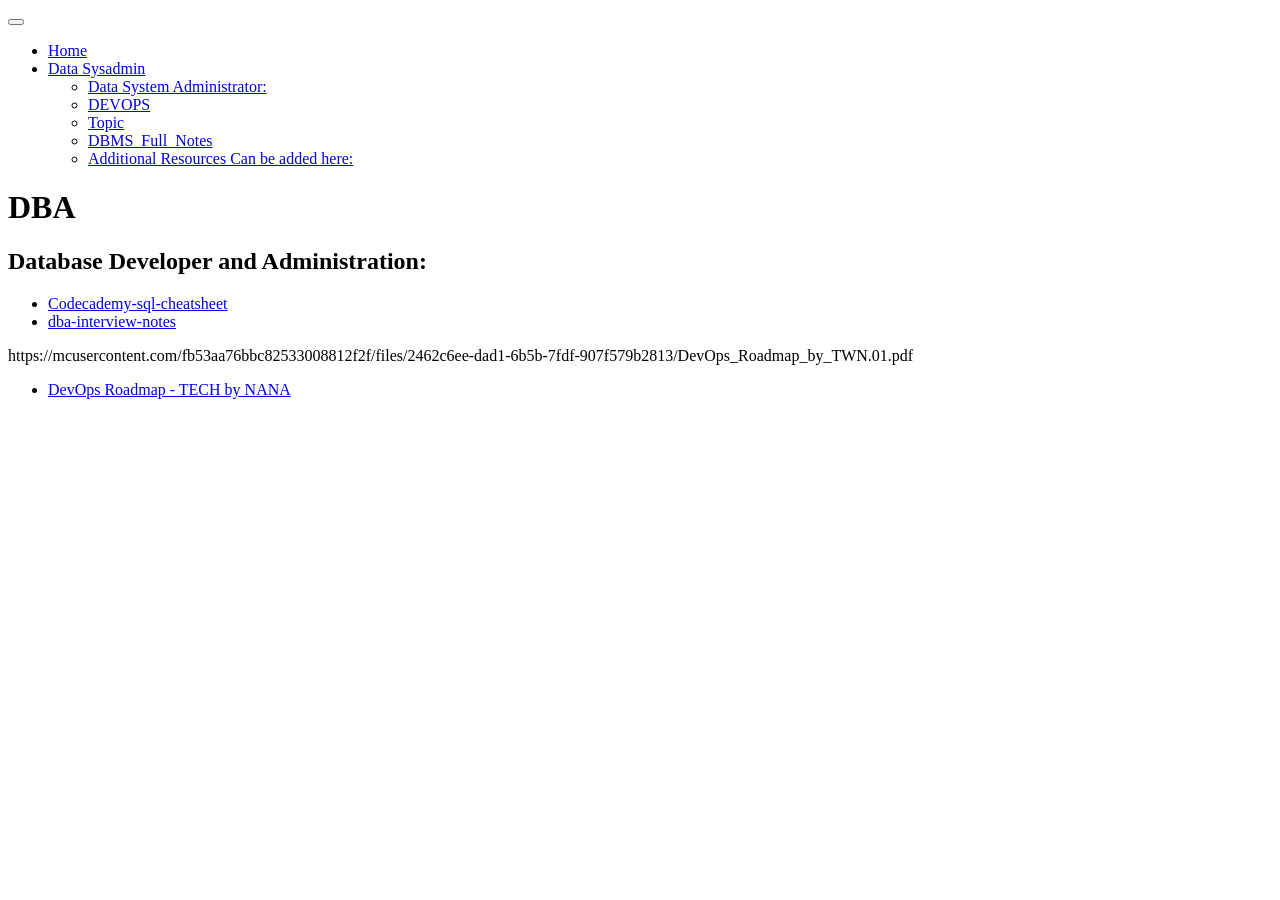
<file: sql.html>
<!DOCTYPE html>
<html>

<head>
    <meta charset="utf-8">
    <meta name="viewport" content="width=device-width, initial-scale=1.0">
    <title>DEVOPS/SYSADMIN</title>
    <link rel="stylesheet" href="https://stackedit.io/style.css" />
</head>

<body class="stackedit">
<!-- header -->

<button class="nav-toggle" aria-label="toggle navigation">
    <span class="hamburger"></span>
</button>
<!-- header -->
<div class="stackedit__left">
    <div class="stackedit__toc">

        <ul>
            <li><a href="https://www.aboutdaud.tech/">Home</a></li>
            <li><a href="#data-sysadmin">Data Sysadmin</a>
                <ul>
                    <li><a href="#data-system-administrator">Data System Administrator:</a></li>
                    <li><a href="#DEVOPS">DEVOPS</a></li>
                    <li><a href="#topic">Topic</a></li>
                    <li><a href="files/DBMS_Full_Notes.pdf">DBMS_Full_Notes</a></li>
                    <li><a href="#additional-resources-can-be-added-here">Additional Resources Can be added here:</a></li>
                </ul>
            </li>
        </ul>

    </div>
</div>
<div class="stackedit__right">
    <div class="stackedit__html">
        <h1 id="data-sysadmin">DBA</h1>
        <h2 id="data-system-administrator">Database Developer and Administration:</h2>
        <ul>
            <li><a href="https://www.codecademy.com/learn/learn-sql/modules/learn-sql-manipulation/cheatsheet">Codecademy-sql-cheatsheet</a></li>
            <li><a href="files/DBMS_Full_Notes.pdf">dba-interview-notes</a></li>
        </ul>
<!--        <h2 id="">Database Developer and Administration</h2>-->
<!--        <h2 id="topic">Topic</h2>-->
        <p id="DEVOPS"><a>https://mcusercontent.com/fb53aa76bbc82533008812f2f/files/2462c6ee-dad1-6b5b-7fdf-907f579b2813/DevOps_Roadmap_by_TWN.01.pdf</a></p>
<ul>
            <li id="DEVOPS"><a href="files/DevOps_Roadmap_by_TWN.01.pdf">DevOps Roadmap - TECH by NANA</a></li>
<!--             <li><a href="https://fly.io/docs/">Newer Clouds - Fly</a></li> -->

        </ul>
<!--        <h2 id="topic2">Topic2</h2>-->
<!--        <p>Insert description</p>-->
<!--        <h2 id="additional-resources-can-be-added-here">Additional Resources Can be added here:</h2>-->
<!--        <ul>-->
<!--            <li><a href="https://blog.pusher.com/building-a-scalable-chat-system/">Scalable Chat Systems</a></li>-->
<!--            <li><a href="https://fly.io/docs/">Newer Clouds - Fly</a></li>-->

<!--        </ul>-->

    </div>
</div>
</body>

</html>
</file>
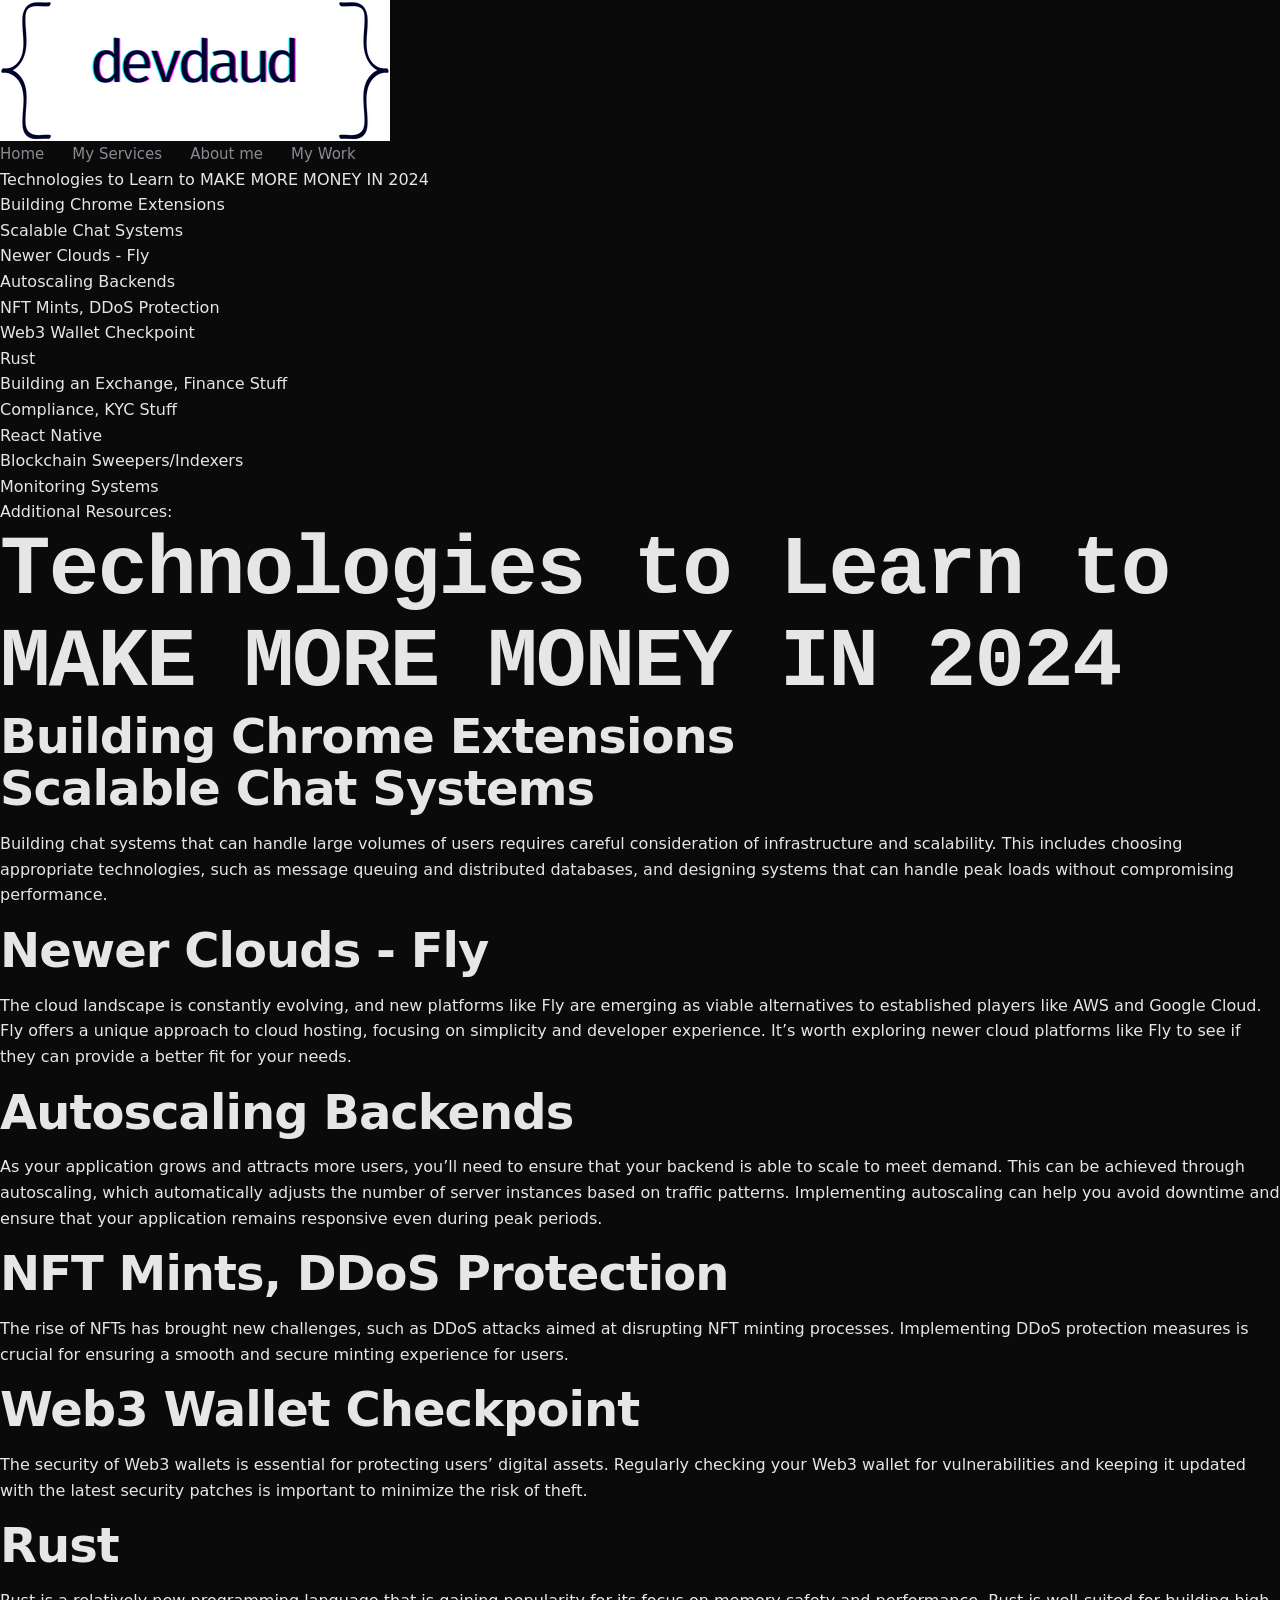
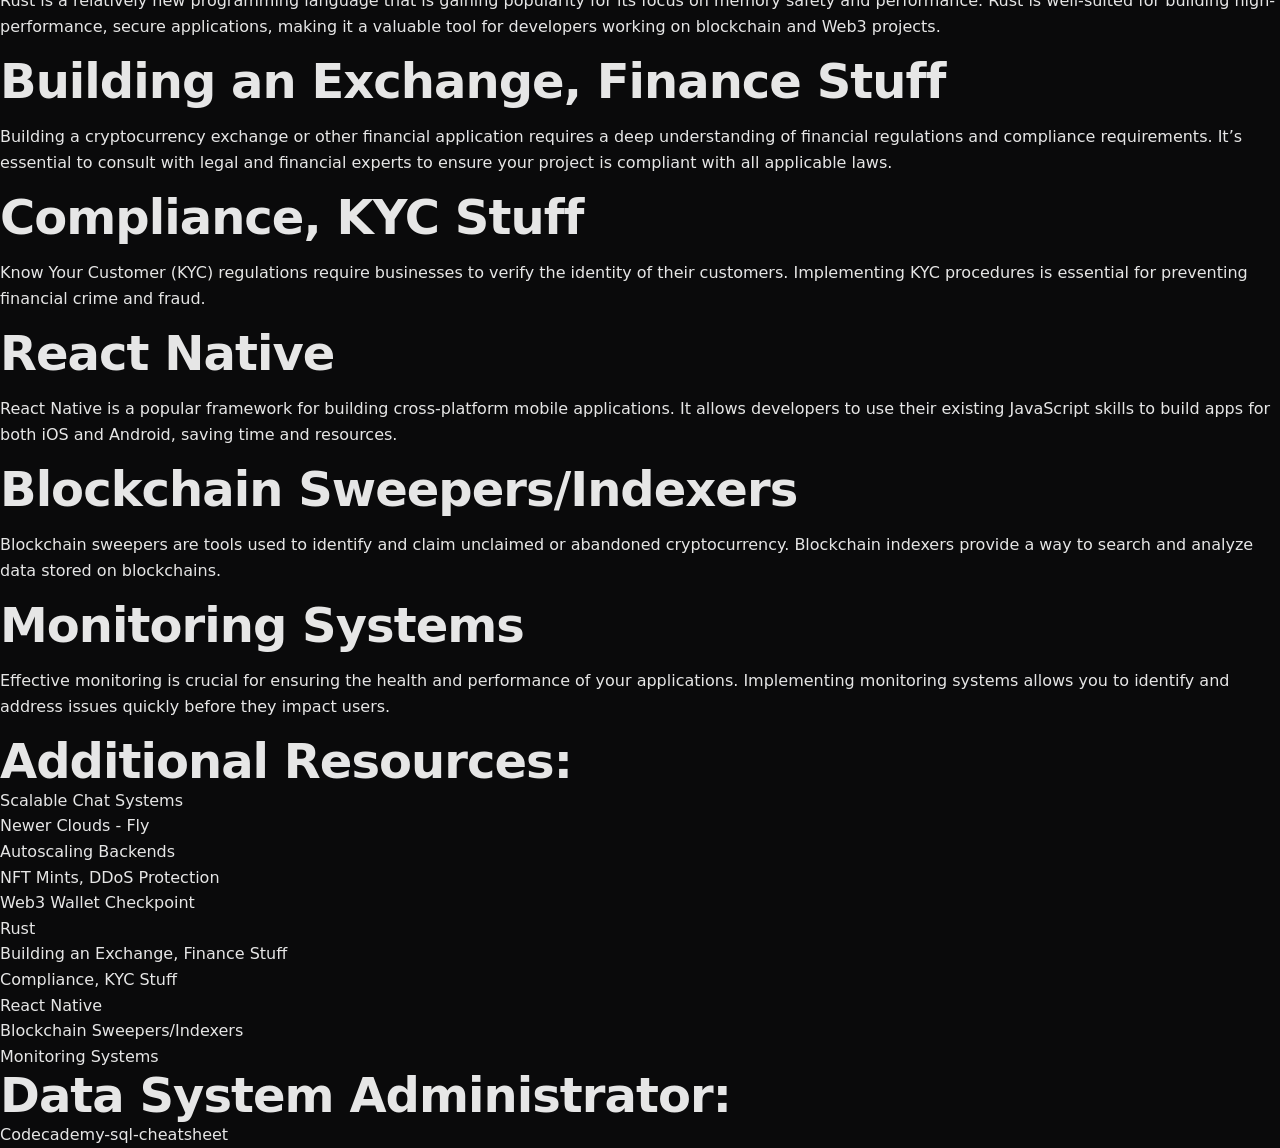
<file: tech-for-2024.html>
<!DOCTYPE html>
<html>

<head>
  <meta charset="utf-8">
  <meta name="viewport" content="width=device-width, initial-scale=1.0">
  <title>tech-for-2024-styled</title>
  <link rel="stylesheet" href="https://stackedit.io/style.css" />

<!--   testing these stylesheets -->
<link href="https://fonts.googleapis.com/css?family=Source+Code+Pro:400,900|Source+Sans+Pro:300,900&display=swap"
    rel="stylesheet">

  <link href="css/style.css" rel="stylesheet">
  <link href="https://s.pageclip.co/v1/pageclip.css" media="screen" rel="stylesheet">
</head>

<body class="stackedit">
 <!-- Insert the header HTML code here -->
  <header>
    <div class="logo">
      <a href="./index.html"><img src="img/devdaud.png" alt=""></a>
    </div>
    <button class="nav-toggle" aria-label="toggle navigation">
      <span class="hamburger"></span>
    </button>
    <nav class="nav">
      <ul class="nav__list">
        <li class="nav__item"><a href="index.html" class="nav__link">Home</a></li>
        <li class="nav__item"><a href="index.html#services" class="nav__link">My Services</a></li>
        <li class="nav__item"><a href="index.html#about" class="nav__link">About me</a></li>
        <li class="nav__item"><a href="index.html#work" class="nav__link">My Work</a></li>
      </ul>
    </nav>
  </header>
  <!-- End of header HTML code -->
  <div class="stackedit__left">
    <div class="stackedit__toc">
     
<ul>
<li><a href="#technologies-to-learn-to-make-more-money-in-2024">Technologies to Learn to MAKE MORE MONEY IN 2024</a>
<ul>
<li><a href="#building-chrome-extensions">Building Chrome Extensions</a></li>
<li><a href="#scalable-chat-systems">Scalable Chat Systems</a></li>
<li><a href="#newer-clouds---fly">Newer Clouds - Fly</a></li>
<li><a href="#autoscaling-backends">Autoscaling Backends</a></li>
<li><a href="#nft-mints-ddos-protection">NFT Mints, DDoS Protection</a></li>
<li><a href="#web3-wallet-checkpoint">Web3 Wallet Checkpoint</a></li>
<li><a href="#rust">Rust</a></li>
<li><a href="#building-an-exchange-finance-stuff">Building an Exchange, Finance Stuff</a></li>
<li><a href="#compliance-kyc-stuff">Compliance, KYC Stuff</a></li>
<li><a href="#react-native">React Native</a></li>
<li><a href="#blockchain-sweepersindexers">Blockchain Sweepers/Indexers</a></li>
<li><a href="#monitoring-systems">Monitoring Systems</a></li>
<li><a href="#additional-resources">Additional Resources:</a></li>
</ul>
</li>
</ul>

    </div>
  </div>
  <div class="stackedit__right">
    <div class="stackedit__html">
      <h1 id="technologies-to-learn-to-make-more-money-in-2024">Technologies to Learn to MAKE MORE MONEY IN 2024</h1>
<h2 id="building-chrome-extensions">Building Chrome Extensions</h2>
<h2 id="scalable-chat-systems">Scalable Chat Systems</h2>
<p>Building chat systems that can handle large volumes of users requires careful consideration of infrastructure and scalability. This includes choosing appropriate technologies, such as message queuing and distributed databases, and designing systems that can handle peak loads without compromising performance.</p>
<h2 id="newer-clouds---fly">Newer Clouds - Fly</h2>
<p>The cloud landscape is constantly evolving, and new platforms like Fly are emerging as viable alternatives to established players like AWS and Google Cloud. Fly offers a unique approach to cloud hosting, focusing on simplicity and developer experience. It’s worth exploring newer cloud platforms like Fly to see if they can provide a better fit for your needs.</p>
<h2 id="autoscaling-backends">Autoscaling Backends</h2>
<p>As your application grows and attracts more users, you’ll need to ensure that your backend is able to scale to meet demand. This can be achieved through autoscaling, which automatically adjusts the number of server instances based on traffic patterns. Implementing autoscaling can help you avoid downtime and ensure that your application remains responsive even during peak periods.</p>
<h2 id="nft-mints-ddos-protection">NFT Mints, DDoS Protection</h2>
<p>The rise of NFTs has brought new challenges, such as DDoS attacks aimed at disrupting NFT minting processes. Implementing DDoS protection measures is crucial for ensuring a smooth and secure minting experience for users.</p>
<h2 id="web3-wallet-checkpoint">Web3 Wallet Checkpoint</h2>
<p>The security of Web3 wallets is essential for protecting users’ digital assets. Regularly checking your Web3 wallet for vulnerabilities and keeping it updated with the latest security patches is important to minimize the risk of theft.</p>
<h2 id="rust">Rust</h2>
<p>Rust is a relatively new programming language that is gaining popularity for its focus on memory safety and performance. Rust is well-suited for building high-performance, secure applications, making it a valuable tool for developers working on blockchain and Web3 projects.</p>
<h2 id="building-an-exchange-finance-stuff">Building an Exchange, Finance Stuff</h2>
<p>Building a cryptocurrency exchange or other financial application requires a deep understanding of financial regulations and compliance requirements. It’s essential to consult with legal and financial experts to ensure your project is compliant with all applicable laws.</p>
<h2 id="compliance-kyc-stuff">Compliance, KYC Stuff</h2>
<p>Know Your Customer (KYC) regulations require businesses to verify the identity of their customers. Implementing KYC procedures is essential for preventing financial crime and fraud.</p>
<h2 id="react-native">React Native</h2>
<p>React Native is a popular framework for building cross-platform mobile applications. It allows developers to use their existing JavaScript skills to build apps for both iOS and Android, saving time and resources.</p>
<h2 id="blockchain-sweepersindexers">Blockchain Sweepers/Indexers</h2>
<p>Blockchain sweepers are tools used to identify and claim unclaimed or abandoned cryptocurrency. Blockchain indexers provide a way to search and analyze data stored on blockchains.</p>
<h2 id="monitoring-systems">Monitoring Systems</h2>
<p>Effective monitoring is crucial for ensuring the health and performance of your applications. Implementing monitoring systems allows you to identify and address issues quickly before they impact users.</p>
<h2 id="additional-resources">Additional Resources:</h2>
<ul>
<li><a href="https://blog.pusher.com/building-a-scalable-chat-system/">Scalable Chat Systems</a></li>
<li><a href="https://fly.io/docs/">Newer Clouds - Fly</a></li>
<li><a href="https://www.digitalocean.com/tutorials/how-to-autoscale-an-app-on-digitalocean/">Autoscaling Backends</a></li>
<li><a href="https://blog.cloudflare.com/mitigating-large-scale-ddos-attacks-targeting-nft-platforms/">NFT Mints, DDoS Protection</a></li>
<li><a href="https://consensys.net/blog/metamask/how-to-stay-safe-with-metamask/">Web3 Wallet Checkpoint</a></li>
<li><a href="https://www.rust-lang.org/">Rust</a></li>
<li><a href="https://www.coinbase.com/learn/tips-and-tutorials/building-a-cryptocurrency-exchange">Building an Exchange, Finance Stuff</a></li>
<li><a href="https://www.fincen.gov/resources/aml-cft-guidance/kyc-customer-due-diligence">Compliance, KYC Stuff</a></li>
<li><a href="https://reactnative.dev/">React Native</a></li>
<li><a href="https://chainanalysis.com/blog/blockchain-sweepers-and-indexers-a-primer/">Blockchain Sweepers/Indexers</a></li>
<li><a href="https://www.prometheus.io/">Monitoring Systems</a></li>
</ul>

<h2 id="Data-System-Administrator">Data System Administrator:</h2>
<ul>
  <li><a href="https://www.codecademy.com/learn/learn-sql/modules/learn-sql-manipulation/cheatsheet">Codecademy-sql-cheatsheet</a></li>
</ul>
    </div>
  </div>
</body>

</html>
</file>
<file: css/style.css>
/* =============================================================
   DFK Portfolio — Dev Terminal
   Foundation: tokens, reset, type, layout, motion, a11y
   ============================================================= */

:root {
    /* surfaces */
    --bg-0: #0a0a0b;
    --bg-1: #111114;
    --bg-2: #16161a;
    --border: #1f1f24;

    /* text */
    --text: #e6e6e6;
    --muted: #8a8a92;

    /* accents */
    --accent: #7cffb3;
    --accent-dim: #3aa877;
    --danger: #ff6b6b;

    /* type */
    --ff-mono: 'JetBrains Mono', ui-monospace, SFMono-Regular, Menlo, Consolas, monospace;
    --ff-body: 'Inter', system-ui, -apple-system, Segoe UI, Roboto, sans-serif;

    /* fluid display */
    --fs-h1: clamp(2.5rem, 6vw + 1rem, 5.25rem);
    --fs-h2: clamp(1.75rem, 3vw + 1rem, 3rem);
    --fs-h3: clamp(1.125rem, 1vw + 0.875rem, 1.375rem);
    --fs-body: 1rem;
    --fs-small: 0.875rem;

    /* spacing & motion */
    --r-sm: 6px;
    --r-md: 10px;
    --r-lg: 14px;
    --shadow-1: 0 1px 0 rgba(255,255,255,.02) inset, 0 0 0 1px var(--border);
    --shadow-glow: 0 0 0 1px var(--accent-dim), 0 0 24px -8px var(--accent);
    --ease-out: cubic-bezier(.2, .8, .2, 1);
    --dur-fast: 200ms;
    --dur-mid: 350ms;
    --dur-slow: 600ms;
}

/* reset */
*, *::before, *::after { box-sizing: border-box; }
html { scroll-behavior: smooth; -webkit-text-size-adjust: 100%; }
body {
    margin: 0;
    background: var(--bg-0);
    color: var(--text);
    font-family: var(--ff-body);
    font-size: var(--fs-body);
    line-height: 1.6;
    -webkit-font-smoothing: antialiased;
    text-rendering: optimizeLegibility;
    overflow-x: hidden;
}
img, svg { display: block; max-width: 100%; }
button { font: inherit; color: inherit; background: none; border: 0; cursor: pointer; }
a { color: inherit; text-decoration: none; }
ul, ol { padding: 0; margin: 0; list-style: none; }
:focus { outline: none; }
:focus-visible {
    outline: 2px solid var(--accent);
    outline-offset: 2px;
    border-radius: var(--r-sm);
}

/* skip link */
.skip-link {
    position: absolute;
    top: 0;
    left: 0;
    padding: 0.75rem 1rem;
    background: var(--accent);
    color: var(--bg-0);
    font-weight: 700;
    transform: translateY(-200%);
    transition: transform var(--dur-fast) var(--ease-out);
    z-index: 1000;
}
.skip-link:focus-visible { transform: translateY(0); }

/* layout container */
.container {
    width: 100%;
    max-width: 1200px;
    margin-inline: auto;
    padding-inline: clamp(1rem, 4vw, 2rem);
}

/* section */
section {
    padding-block: clamp(4rem, 8vw, 7rem);
}
section[data-reveal] {
    opacity: 0;
    transform: translateY(8px);
    transition: opacity var(--dur-slow) var(--ease-out),
                transform var(--dur-slow) var(--ease-out);
    transition-delay: calc(var(--i, 0) * 60ms);
}
section.is-visible {
    opacity: 1;
    transform: translateY(0);
}

/* headings */
h1, h2, h3 { margin: 0; line-height: 1.1; letter-spacing: -0.02em; }
h1 { font-size: var(--fs-h1); font-family: var(--ff-mono); font-weight: 700; }
h2 { font-size: var(--fs-h2); font-weight: 600; }
h3 { font-size: var(--fs-h3); font-weight: 600; }

strong { font-weight: 600; }

/* mono labels */
.mono-label {
    display: inline-block;
    font-family: var(--ff-mono);
    font-size: var(--fs-small);
    color: var(--accent);
    text-transform: lowercase;
    letter-spacing: 0.02em;
    margin-bottom: 0.75rem;
}
.mono-label::before { content: '// '; opacity: .6; }

/* hairline divider */
hr.rule {
    border: 0;
    border-top: 1px solid var(--border);
    margin: 2rem 0;
}

/* reduced motion */
@media (prefers-reduced-motion: reduce) {
    *, *::before, *::after {
        animation-duration: 0.001ms !important;
        animation-iteration-count: 1 !important;
        transition-duration: 0.001ms !important;
        scroll-behavior: auto !important;
    }
    section[data-reveal] { opacity: 1; transform: none; }
    .cursor-ring { display: none; }
}

/* =============================================================
   Header + Nav
   ============================================================= */

.header {
    position: sticky;
    top: 0;
    z-index: 100;
    background: rgba(10, 10, 11, 0.6);
    backdrop-filter: blur(12px);
    -webkit-backdrop-filter: blur(12px);
    border-bottom: 1px solid transparent;
    transition: border-color var(--dur-mid) var(--ease-out);
}
.header.is-scrolled {
    border-bottom-color: var(--border);
}
.header__inner {
    display: flex;
    align-items: center;
    justify-content: space-between;
    height: 64px;
}
.logo {
    font-family: var(--ff-mono);
    font-size: 1.125rem;
    font-weight: 700;
    color: var(--text);
    letter-spacing: -0.02em;
}
.logo:hover { color: var(--accent); }

.nav__list {
    display: none;
    gap: 1.75rem;
    align-items: center;
}
.nav__link {
    position: relative;
    font-size: 0.9375rem;
    color: var(--muted);
    padding: 0.5rem 0;
    transition: color var(--dur-fast) var(--ease-out);
}
.nav__link::after {
    content: '';
    position: absolute;
    left: 0;
    right: 0;
    bottom: 0;
    height: 1px;
    background: var(--accent);
    transform: scaleX(0);
    transform-origin: left;
    transition: transform 250ms var(--ease-out);
}
.nav__link:hover,
.nav__link:focus-visible,
.nav__link[aria-current="true"] {
    color: var(--text);
}
.nav__link:hover::after,
.nav__link:focus-visible::after,
.nav__link[aria-current="true"]::after {
    transform: scaleX(1);
}

.nav-toggle {
    display: inline-flex;
    align-items: center;
    justify-content: center;
    width: 40px;
    height: 40px;
    border-radius: var(--r-sm);
}
.nav-toggle:hover { background: var(--bg-2); }
.hamburger,
.hamburger::before,
.hamburger::after {
    content: '';
    display: block;
    background: var(--text);
    width: 20px;
    height: 2px;
    border-radius: 2px;
    position: relative;
    transition: transform var(--dur-mid) var(--ease-out);
}
.hamburger::before { position: absolute; top: -6px; left: 0; }
.hamburger::after  { position: absolute; top: 6px;  left: 0; }
body.nav-open .hamburger { background: transparent; }
body.nav-open .hamburger::before { transform: translateY(6px) rotate(45deg); }
body.nav-open .hamburger::after  { transform: translateY(-6px) rotate(-45deg); }

/* mobile drawer */
@media (max-width: 767px) {
    .nav {
        position: fixed;
        inset: 64px 0 auto 0;
        background: var(--bg-0);
        border-top: 1px solid var(--border);
        max-height: 0;
        overflow: hidden;
        transition: max-height var(--dur-mid) var(--ease-out);
    }
    body.nav-open .nav { max-height: calc(100vh - 64px); }
    .nav__list {
        display: flex;
        flex-direction: column;
        align-items: stretch;
        gap: 0;
        padding: 1rem;
    }
    .nav__link {
        display: block;
        font-family: var(--ff-mono);
        font-size: 1rem;
        padding: 0.875rem 0.5rem;
        border-bottom: 1px solid var(--border);
    }
    .nav__link::after { display: none; }
}

@media (min-width: 768px) {
    .nav__list { display: flex; }
    .nav-toggle { display: none; }
}

/* =============================================================
   Hero
   ============================================================= */

.hero {
    position: relative;
    min-height: clamp(560px, 90vh, 900px);
    padding-top: clamp(3rem, 8vw, 6rem);
    overflow: hidden;
    isolation: isolate;
}
.hero::before {
    content: '';
    position: absolute;
    inset: 0;
    background-image:
        linear-gradient(rgba(124,255,179,.04) 1px, transparent 1px),
        linear-gradient(90deg, rgba(124,255,179,.04) 1px, transparent 1px);
    background-size: 32px 32px;
    mask-image: radial-gradient(ellipse at center, black 30%, transparent 75%);
    z-index: -1;
    pointer-events: none;
}
.hero::after {
    content: '';
    position: absolute;
    inset: 0;
    background: linear-gradient(180deg, transparent 60%, var(--bg-0));
    z-index: -1;
    pointer-events: none;
}
.hero__inner {
    display: grid;
    gap: clamp(2rem, 4vw, 3rem);
    align-items: center;
    grid-template-columns: 1fr;
}
@media (min-width: 768px) {
    .hero__inner {
        grid-template-columns: 1.4fr 1fr;
    }
}

.hero__name {
    font-family: var(--ff-mono);
    font-weight: 700;
    line-height: 1.05;
    margin: 0 0 1rem;
    word-break: break-word;
}
.hero__name-prompt { color: var(--accent); margin-right: 0.5rem; }
.hero__caret {
    display: inline-block;
    width: 0.6ch;
    color: var(--accent);
    animation: blink 1.05s steps(2) infinite;
    margin-left: 2px;
}
@keyframes blink { 50% { opacity: 0; } }

.hero__typed {
    font-family: var(--ff-mono);
    font-size: clamp(1.0625rem, 1.5vw + .85rem, 1.4375rem);
    color: var(--accent);
    min-height: 1.6em;
    margin-bottom: 1.5rem;
}
.hero__typed[aria-live="polite"] { outline: none; }

.hero__lede {
    color: var(--muted);
    max-width: 52ch;
    margin: 0 0 2rem;
    font-size: 1.0625rem;
}

.hero__cta-row {
    display: flex;
    flex-wrap: wrap;
    gap: 0.75rem;
    margin-bottom: 1.5rem;
}
.btn {
    display: inline-flex;
    align-items: center;
    gap: 0.5rem;
    padding: 0.75rem 1.25rem;
    border-radius: var(--r-md);
    font-family: var(--ff-mono);
    font-size: 0.875rem;
    font-weight: 500;
    letter-spacing: 0.02em;
    border: 1px solid transparent;
    transition: transform var(--dur-fast) var(--ease-out),
                background-color var(--dur-fast) var(--ease-out),
                border-color var(--dur-fast) var(--ease-out);
}
.btn--primary {
    background: var(--accent);
    color: var(--bg-0);
}
.btn--primary:hover { transform: translateY(-1px); background: var(--accent-dim); }
.btn--ghost {
    background: transparent;
    border-color: var(--border);
    color: var(--text);
}
.btn--ghost:hover { border-color: var(--accent); color: var(--accent); }

.status-pill {
    display: inline-flex;
    align-items: center;
    gap: 0.5rem;
    padding: 0.375rem 0.75rem;
    border-radius: 999px;
    border: 1px solid var(--border);
    background: var(--bg-1);
    font-family: var(--ff-mono);
    font-size: 0.8125rem;
    color: var(--muted);
    width: max-content;
}
.status-pill__dot {
    width: 8px;
    height: 8px;
    border-radius: 50%;
    background: var(--accent);
    box-shadow: 0 0 0 0 var(--accent);
    animation: pulse 2s ease-in-out infinite;
}
@keyframes pulse {
    0%, 100% { box-shadow: 0 0 0 0 rgba(124,255,179,.6); }
    50%      { box-shadow: 0 0 0 6px rgba(124,255,179,0); }
}

/* hero portrait card */
.hero__portrait {
    position: relative;
    border: 1px solid var(--border);
    border-radius: var(--r-lg);
    overflow: hidden;
    background: var(--bg-1);
    aspect-ratio: 4 / 5;
    max-width: 360px;
    margin-inline: auto;
}
.hero__portrait img {
    width: 100%;
    height: 100%;
    object-fit: cover;
    filter: contrast(1.05) saturate(0.95);
}
.hero__portrait::before,
.hero__portrait::after {
    content: '';
    position: absolute;
    width: 14px;
    height: 14px;
    border: 1px solid var(--accent);
}
.hero__portrait::before {
    top: 10px;
    left: 10px;
    border-right: 0;
    border-bottom: 0;
}
.hero__portrait::after {
    bottom: 10px;
    right: 10px;
    border-left: 0;
    border-top: 0;
}
@media (max-width: 767px) {
    .hero__portrait { aspect-ratio: 1 / 1; max-width: 240px; }
}

/* =============================================================
   Component blocks are appended below by Tasks 5-8
   ============================================================= */
</file>
